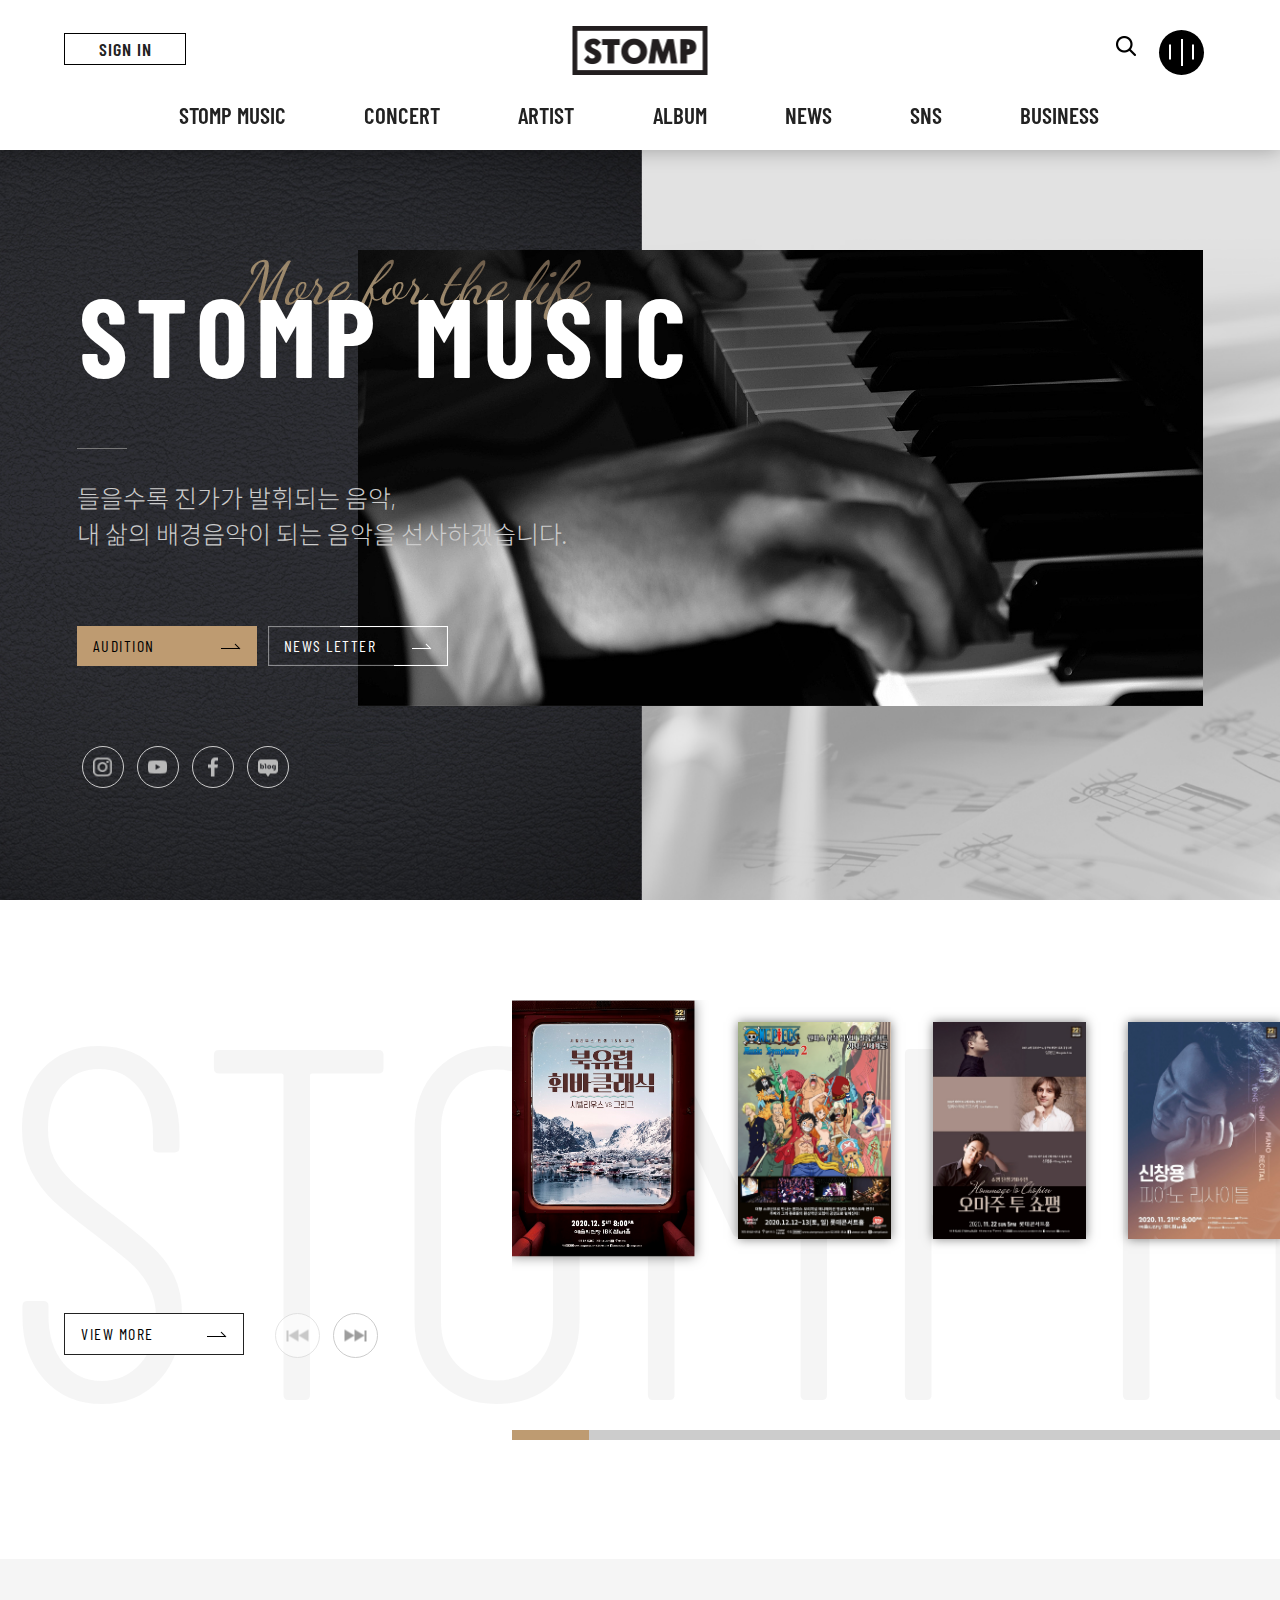
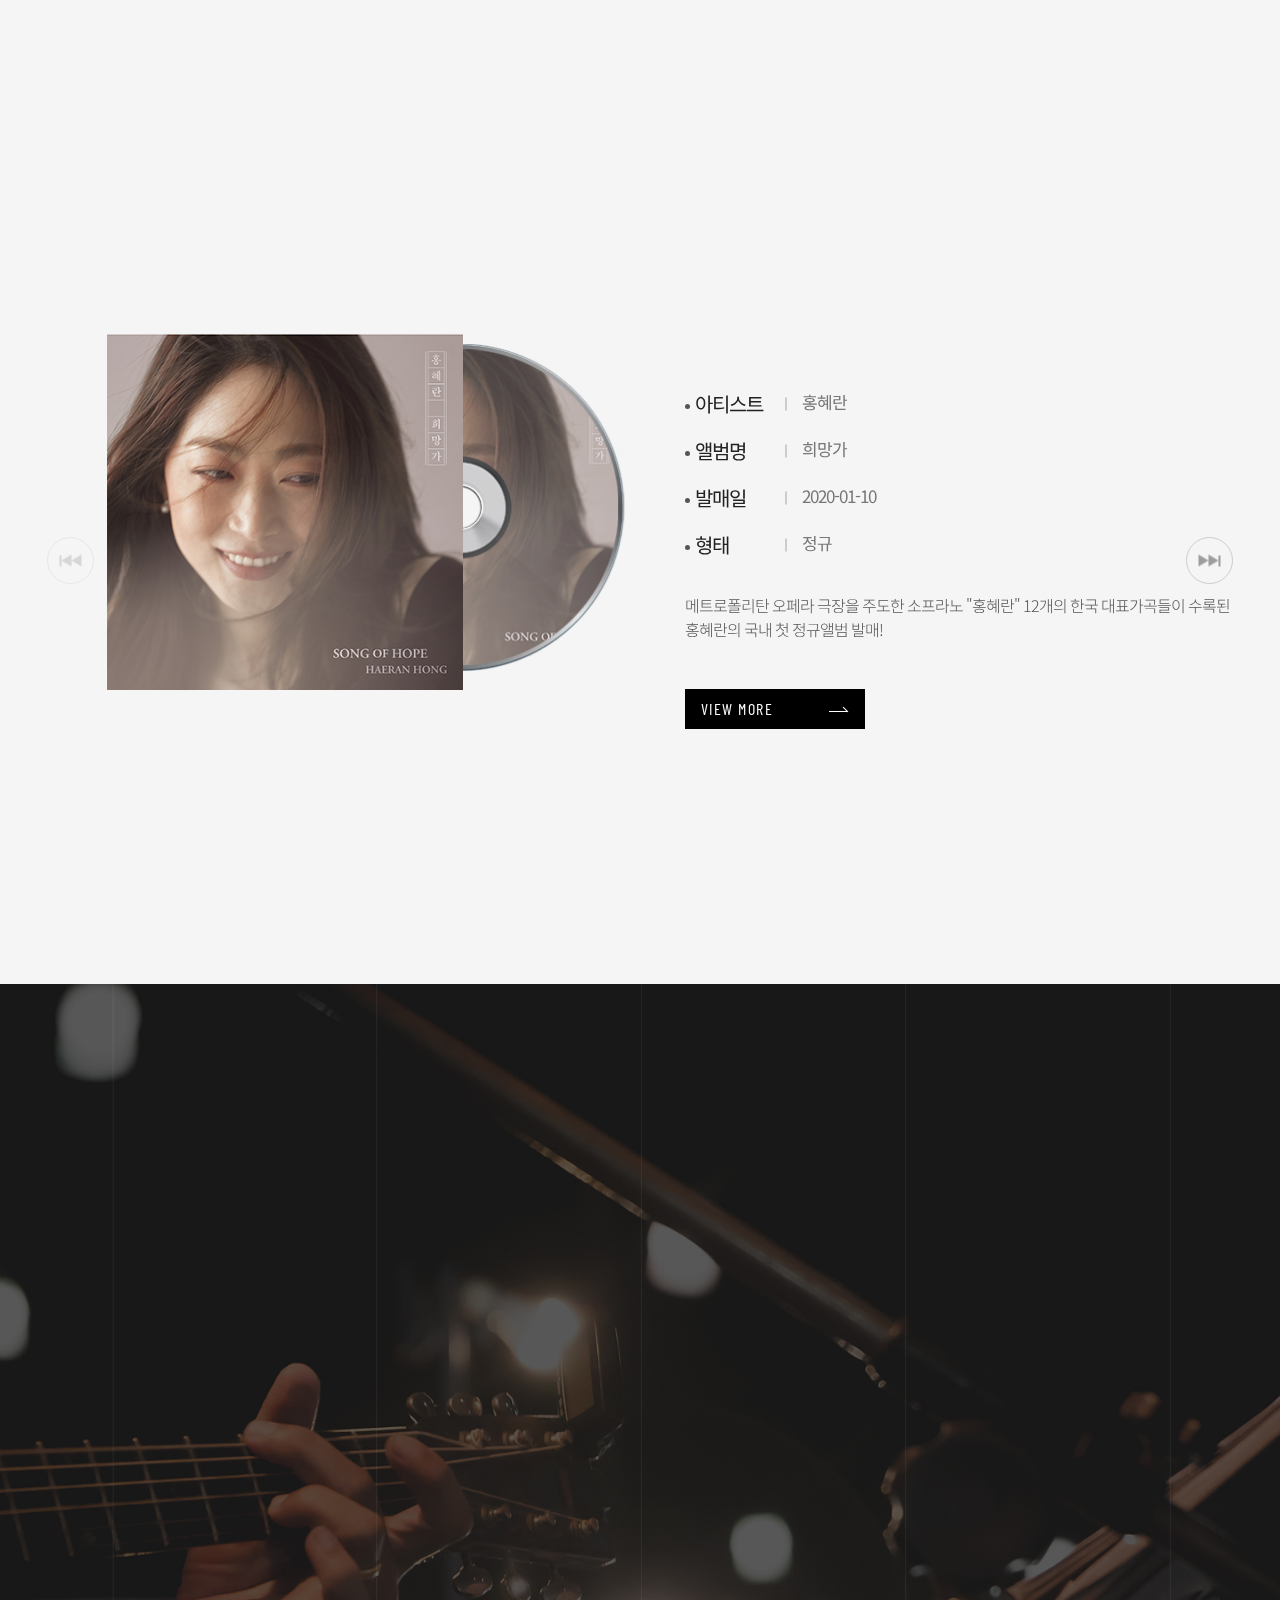
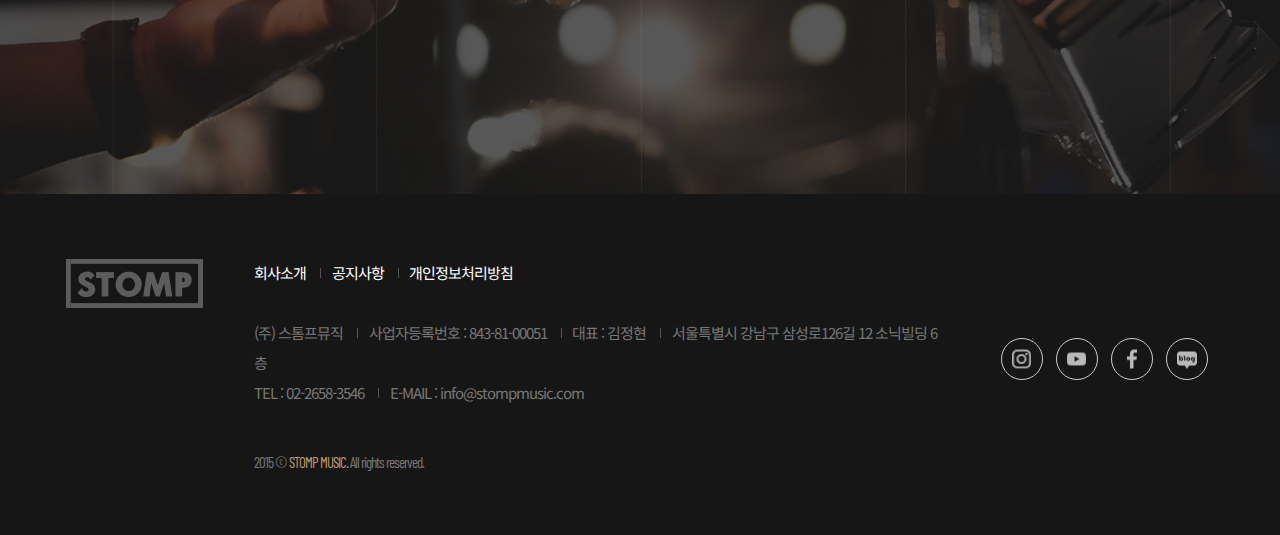
<file: index.html>
<!DOCTYPE html>
<html lang="ko">

<head>
    <meta charset="UTF-8">
    <meta name="viewport" content="width=device-width, initial-scale=1">
    <title>스톰프뮤직 - 최고의 연주음악 전문 레이블</title>
    <link rel="icon" href="img/favicon.ico" type="image/x-icon">
    <link rel="stylesheet" href="css/all.min.css" type="text/css">
    <link rel="stylesheet" href="css/reset.css" type="text/css">
    <link rel="stylesheet" href="package/css/swiper.min.css" type="text/css">
    <link rel="stylesheet" href="css/stomp.css" type="text/css">

    <script src="js/jquery-3.5.1.min.js"></script>
    <script src="js/jquery-ui.min.js"></script>
    <script src="package/js/swiper.min.js"></script>
    <script src="js/jquery.mousewheel.min.js"></script>
    <script src="js/common.js"></script>
    <script src="js/script.js"></script>
</head>

<body>
	<div id="wrap">
		<!-- <div data-include-path="/include/header.html"></div> -->
		<header>
			<div class="skip-top">
				<a href="#container">본문바로가기</a>
			</div>
			<div class="top-area">
				<a href="/signin" class="btn-store">SIGN IN</a>
				<h1 class="logo">
					<a href="/index.html"></a>
				</h1>
				<div class="tnb-area">
					<a href="javascript:;" class="mo-hdd" onclick="$('.search-dim').addClass('on');">
						<img src="/img/search-icon.png" alt="검색버튼">
					</a>
					<div class="tnb-group">
						<div class="btn-tnb">
							<span></span>
							<span></span>
							<span></span>
							<span></span>
						</div>
						<div class="tnb">
							<ul class="tnb-list">
								<li>
									<a href="#sub-about">STOMP MUSIC</a>
									<ul class="tnb-sub" id="sub-about">
										<li><a href="/company/about.html">스톰프뮤직 소개</a></li>
										<li><a href="/company/about.html">연혁</a></li>
										<li><a href="/company/about.html">오시는 길</a></li>
									</ul>
								</li>
								<li>
									<a href="#sub-concert">CONCERT</a>
									<ul class="tnb-sub" id="sub-concert">
										<li><a href="/concert/index.html">2020</a></li>
										<li><a href="/concert/index.html">2019</a></li>
										<li><a href="/concert/index.html">2018</a></li>
										<li><a href="/concert/index.html">2017</a></li>
										<li><a href="/concert/index.html">2017 이전</a></li>
									</ul>
								</li>
								<li>
									<a href="#sub-artist">ARTIST</a>
									<ul class="tnb-sub" id="sub-artist">
										<li><a href="javascript:;">국내</a></li>
										<li><a href="javascript:;">국외</a></li>
									</ul>
								</li>
								<li>
									<a href="#sub-album">ALBUM</a>
									<ul class="tnb-sub" id="sub-album">
										<li><a href="javascript:;">2020</a></li>
										<li><a href="javascript:;">2019</a></li>
										<li><a href="javascript:;">2018</a></li>
										<li><a href="javascript:;">2017</a></li>
										<li><a href="javascript:;">2017 이전</a></li>
									</ul>
								</li>
								<li>
									<a href="#sub-news">NEWS</a>
									<ul class="tnb-sub" id="sub-news">
										<li><a href="javascript:;">공지사항</a></li>
										<li><a href="javascript:;">언론보도</a></li>
									</ul>
								</li>
								<li>
									<a href="#sub-sns">SNS</a>
									<ul class="tnb-sub" id="sub-sns">
										<li><a href="javascript:;">Instargram</a></li>
										<li><a href="javascript:;">facebook</a></li>
										<li><a href="javascript:;">Youtube</a></li>
										<li><a href="javascript:;">Blog</a></li>
									</ul>
								</li>
								<li>
									<a href="#sub-business">BUSINESS</a>
									<ul class="tnb-sub" id="sub-business">
										<li><a href="javascript:;">외부공연장</a></li>
										<li><a href="javascript:;">VIP 행사대행</a></li>
									</ul>
								</li>
							</ul>
							<div class="tnb-sns">
								<span>스톰프뮤직 공식채널</span>
								<div class="sns-list">
									<a href="javascript:;">
										<img src="/img/sns_insta.png" alt="인스타그램">
									</a>
									<a href="javascript:;">
										<img src="/img/sns_youtb.png" alt="유튜브">
									</a>
									<a href="javascript:;">
										<img src="/img/sns_facebook.png" alt="페이스북">
									</a>
									<a href="javascript:;">
										<img src="/img/sns_blog.png" alt="블로그">
									</a>
								</div>
							</div>
						</div>
					</div>
				</div>
			</div>
			<div class="gnb mo-hdd">
				<div class="gnb-bg"></div>
				<ul class="cf">
					<li class="gnb-menu">
						<a href="/company/about.html">STOMP MUSIC</a>
						<div class="lnb">
							<div class="lnb-wrap cf">
								<div class="lnb-text">
									<h4>STOMP MUSIC</h4>
									<span>스톰프뮤직 소개</span>
								</div>
								<figure class="lnb-pic">
									<img src="/img/depthbg_1.jpg" alt="바이올린">
								</figure>
								<ul class="lnb-list cf">
									<li><a href="/company/about.html">스톰프뮤직 소개</a></li>
									<li><a href="/company/about.html">연혁</a></li>
									<li><a href="/company/about.html">오시는 길</a></li>
								</ul>
							</div>
						</div>
					</li>
					<li class="gnb-menu">
						<a href="/concert/index.html">CONCERT</a>
						<div class="lnb">
							<div class="lnb-wrap cf">
								<div class="lnb-text">
									<h4>CONCERT</h4>
									<span>콘서트 소개</span>
								</div>
								<figure class="lnb-pic">
									<img src="/img/depthbg_2.jpg" alt="콘서트홀">
								</figure>
								<ul class="lnb-list tres">
									<li><a href="/concert/index.html">2020</a></li>
									<li><a href="/concert/index.html">2019</a></li>
									<li><a href="/concert/index.html">2018</a></li>
									<li><a href="/concert/index.html">2017</a></li>
									<li><a href="/concert/index.html">2017 이전</a></li>
								</ul>
							</div>
						</div>
					</li>
					<li class="gnb-menu">
						<a href="javascript:;">ARTIST</a>
						<div class="lnb">
							<div class="lnb-wrap cf">
								<div class="lnb-text">
									<h4>ARTIST</h4>
									<span>아티스트 소개</span>
								</div>
								<figure class="lnb-pic">
									<img src="/img/depthbg_3.jpg" alt="피아노 현">
								</figure>
								<ul class="lnb-list">
									<li><a href="javascript:;">국내</a></li>
									<li><a href="javascript:;">국외</a></li>
								</ul>
							</div>
						</div>
					</li>
					<li class="gnb-menu">
						<a href="javascript:;">ALBUM</a>
						<div class="lnb">
							<div class="lnb-wrap cf">
								<div class="lnb-text">
									<h4>ALBUM</h4>
									<span>앨범 소개</span>
								</div>
								<figure class="lnb-pic">
									<img src="/img/depthbg_4.jpg" alt="악보와 LP">
								</figure>
								<ul class="lnb-list tres">
									<li><a href="javascript:;">2020</a></li>
									<li><a href="javascript:;">2019</a></li>
									<li><a href="javascript:;">2018</a></li>
									<li><a href="javascript:;">2017</a></li>
									<li><a href="javascript:;">2017 이전</a></li>
								</ul>
							</div>
						</div>
					</li>
					<li class="gnb-menu">
						<a href="javascript:;">NEWS</a>
						<div class="lnb">
							<div class="lnb-wrap cf">
								<div class="lnb-text">
									<h4>NEWS</h4>
									<span>스톰프뮤직 소식</span>
								</div>
								<figure class="lnb-pic">
									<img src="/img/depthbg_5.jpg" alt="오래된 책과 깃털">
								</figure>
								<ul class="lnb-list">
									<li><a href="javascript:;">공지사항</a></li>
									<li><a href="javascript:;">언론보도</a></li>
								</ul>
							</div>
						</div>
					</li>
					<li class="gnb-menu">
						<a href="javascript:;">SNS</a>
						<div class="lnb">
							<div class="lnb-wrap cf">
								<div class="lnb-text">
									<h4>SNS</h4>
									<span>Social Network</span>
								</div>
								<figure class="lnb-pic">
									<img src="/img/depthbg_5.jpg" alt="오래된 책과 깃털">
								</figure>
								<ul class="lnb-list">
									<li><a href="javascript:;">Instargram</a></li>
									<li><a href="javascript:;">facebook</a></li>
									<li><a href="javascript:;">Youtube</a></li>
									<li><a href="javascript:;">Blog</a></li>
								</ul>
							</div>
						</div>
					</li>
					<li class="gnb-menu">
						<a href="javascript:;">BUSINESS</a>
						<div class="lnb">
							<div class="lnb-wrap cf">
								<div class="lnb-text">
									<h4>BUSINESS</h4>
									<span>스톰프뮤직의 사업</span>
								</div>
								<figure class="lnb-pic">
									<img src="/img/depthbg_5.jpg" alt="오래된 책과 깃털">
								</figure>
								<ul class="lnb-list">
									<li><a href="javascript:;">외부공연장</a></li>
									<li><a href="javascript:;">VIP 행사대행</a></li>
								</ul>
							</div>
						</div>
					</li>
				</ul>
			</div>
			<div class="search-dim">
				<div class="search-wrap">
					<input type="search" placeholder="Search">
					<button type="button" class="btn-srch"><img src="/img/search-icon-w.png" alt="검색버튼"></button>
					<button type="button" class="btn-close" onclick="$(this).parent().parent().removeClass('on');"><img
							src="/img/close-icon.png" alt="닫기버튼"></button>
				</div>
			</div>
		</header>
		<!-- //header -->
        <div class="container-bg cf">
            <span></span>
            <span></span>
            <span></span>
            <span></span>
            <span></span>
            <span></span>
        </div>
        <main id="container">
            <section class="section section1">
                <div class="section-wrap">
                    <h2 class="sect-tit cf">
                        <span>S</span>
                        <span>T</span>
                        <span>O</span>
                        <span>M</span>
                        <span>P</span>
                        <span>&nbsp;</span>
                        <span>M</span>
                        <span>U</span>
                        <span>S</span>
                        <span>I</span>
                        <span>C</span>
                    </h2>
                    <p class="text">
                        들을수록 진가가 발휘되는 음악,<br>내 삶의 배경음악이 되는 음악을 선사하겠습니다.
                    </p>
                    <div class="btn-area">
                        <button type="button"><span>AUDITION</span></button>
                        <button type="button"><span>NEWS LETTER</span></button>
                    </div>
                    <div class="sns-list">
                        <a href="javascript:;">
                            <img src="/img/sns_insta.png" alt="인스타그램">
                        </a>
                        <a href="javascript:;">
                            <img src="/img/sns_youtb.png" alt="유튜브">
                        </a>
                        <a href="javascript:;">
                            <img src="/img/sns_facebook.png" alt="페이스북">
                        </a>
                        <a href="javascript:;">
                            <img src="/img/sns_blog.png" alt="블로그">
                        </a>
                    </div>
                </div>
            </section>
            <section class="section section2">
                <div class="section-wrap cf pics-slide">
                    <div class="fLeft">
                        <div class="txt-bg">
                            <span>STOMPMUSIC</span>
                        </div>
                        <h2 class="sect-tit">UPCOMING CONCERT</h2>
                        <p class="text">
                            스톰프 뮤직의 콘서트를 안내합니다
                        </p>
                        <div class="btn-area">
                            <button type="button"><span>VIEW MORE</span></button>
                            <div class="btn">
                                <button class="prev"></button>
                                <button class="next"></button>
                            </div>
                        </div>
                    </div>
                    <div class="pics">
                        <div class="pic-wrap">
                            <a href="#">
                                <figure>
                                    <img src="/img/main_concert_01.jpg" alt="">
                                </figure>
                            </a>
                            <a href="#">
                                <figure>
                                    <img src="/img/main_concert_02.jpg" alt="">
                                </figure>
                            </a>
                            <a href="#">
                                <figure>
                                    <img src="/img/main_concert_03.jpg" alt="">
                                </figure>
                            </a>
                            <a href="#">
                                <figure>
                                    <img src="/img/main_concert_04.jpg" alt="">
                                </figure>
                            </a>
                            <a href="#">
                                <figure>
                                    <img src="/img/main_concert_05.jpg" alt="">
                                </figure>
                            </a>
                            <a href="#">
                                <figure>
                                    <img src="/img/main_concert_06.jpg" alt="">
                                </figure>
                            </a>
                            <a href="#">
                                <figure>
                                    <img src="/img/main_concert_07.jpg" alt="">
                                </figure>
                            </a>
                            <a href="#">
                                <figure>
                                    <img src="/img/main_concert_08.jpg" alt="">
                                </figure>
                            </a>
                            <a href="#">
                                <figure>
                                    <img src="/img/main_concert_09.jpg" alt="">
                                </figure>
                            </a>
                            <a href="#">
                                <figure>
                                    <img src="/img/main_concert_10.jpg" alt="">
                                </figure>
                            </a>
                        </div>
                    </div>
                    <div class="indicator"></div>
                </div>
            </section>
            <section class="section section3">
                <div class="section-wrap">
                    <h2 class="sect-tit">ALBUM</h2>
                    <ul class="tab-menu cf">
                        <li>
                            <a href="#classic" class="classic on">
                                <i class="icon"></i>
                                <span>Classical</span>
                            </a>
                        </li>
                        <li>
                            <a href="#jazz" class="jazz">
                                <i class="icon"></i>
                                <span>Jazz</span>
                            </a>
                        </li>
                        <li>
                            <a href="#newage" class="newage">
                                <i class="icon"></i>
                                <span>Newage</span>
                            </a>
                        </li>
                        <li>
                            <a href="#world" class="world">
                                <i class="icon"></i>
                                <span>World Music</span>
                            </a>
                        </li>
                        <li>
                            <a href="#pop" class="pop">
                                <i class="icon"></i>
                                <span>POP</span>
                            </a>
                        </li>
                    </ul>
                    <div id="classic" class="discs on">
                        <div class="swiper-discs swiper-container">
                            <div class="swiper-wrapper">
                                <div class="swiper-slide cf">
                                    <a href="javascript:;">
                                        <img src="/img/hong_cd.png" alt="CD">
                                        <img src="/img/hong_cover.jpg" alt="앨범">
                                    </a>
                                    <div class="desc">
                                        <dl>
                                            <dt>아티스트</dt>
                                            <dd>홍혜란</dd>
                                        </dl>
                                        <dl>
                                            <dt>앨범명</dt>
                                            <dd>희망가</dd>
                                        </dl>
                                        <dl>
                                            <dt>발매일</dt>
                                            <dd>2020-01-10</dd>
                                        </dl>
                                        <dl>
                                            <dt>형태</dt>
                                            <dd>정규</dd>
                                        </dl>
                                        <p>
                                            메트로폴리탄 오페라 극장을 주도한 소프라노 "홍혜란" 12개의 한국 대표가곡들이 수록된 홍혜란의 국내 첫 정규앨범 발매!
                                        </p>
                                        <div class="btn-area">
                                            <button type="button"><span>VIEW MORE</span></button>
                                        </div>
                                    </div>
                                </div>
                                <div class="swiper-slide cf">
                                    <a href="javascript:;">
                                        <img src="/img/haruki_cd.png" alt="CD">
                                        <img src="/img/haruki_cover.jpg" alt="앨범">
                                    </a>
                                    <div class="desc">
                                        <dl>
                                            <dt>아티스트</dt>
                                            <dd>페스티벌 오케스트라</dd>
                                        </dl>
                                        <dl>
                                            <dt>앨범명</dt>
                                            <dd>하루키 소설 속 클래식 (Live)</dd>
                                        </dl>
                                        <dl>
                                            <dt>발매일</dt>
                                            <dd>2020-07-01</dd>
                                        </dl>
                                        <dl>
                                            <dt>형태</dt>
                                            <dd>정규</dd>
                                        </dl>
                                        <p>
                                            '하루키, 미야자키 하야오를 만나다', '천재문학가, 애니메이션 거장을 만나다' 공연 실황앨범
                                        </p>
                                        <div class="btn-area">
                                            <button type="button"><span>VIEW MORE</span></button>
                                        </div>
                                    </div>
                                </div>
                                <div class="swiper-slide cf">
                                    <a href="javascript:;">
                                        <img src="/img/ochestra_cd.png" alt="CD">
                                        <img src="/img/ochestra_cover.jpg" alt="앨범">
                                    </a>
                                    <div class="desc">
                                        <dl>
                                            <dt>아티스트</dt>
                                            <dd>페스티벌 오케스트라</dd>
                                        </dl>
                                        <dl>
                                            <dt>앨범명</dt>
                                            <dd>오케스트라로 즐기는 스튜디오 지브리 (Live)</dd>
                                        </dl>
                                        <dl>
                                            <dt>발매일</dt>
                                            <dd>2020-06-08</dd>
                                        </dl>
                                        <dl>
                                            <dt>형태</dt>
                                            <dd>정규</dd>
                                        </dl>
                                        <p>
                                            하루키 소설 속 클래식과 지브리의 만남 '천재문학가, 애니메이션 거장을 만나다' 라이브 실황 앨범
                                        </p>
                                        <div class="btn-area">
                                            <button type="button"><span>VIEW MORE</span></button>
                                        </div>
                                    </div>
                                </div>
                                <div class="swiper-slide cf">
                                    <a href="javascript:;">
                                        <img src="/img/Canon-Fantasy-for-Solo-Saxophone-and-Piano_cd.png" alt="CD">
                                        <img src="/img/Canon-Fantasy-for-Solo-Saxophone-and-Piano_cover.jpg" alt="앨범">
                                    </a>
                                    <div class="desc">
                                        <dl>
                                            <dt>아티스트</dt>
                                            <dd>브랜든 최</dd>
                                        </dl>
                                        <dl>
                                            <dt>앨범명</dt>
                                            <dd>Canon Fantasy for Solo Saxophone and Piano</dd>
                                        </dl>
                                        <dl>
                                            <dt>발매일</dt>
                                            <dd>2020-04-17</dd>
                                        </dl>
                                        <dl>
                                            <dt>형태</dt>
                                            <dd>싱글</dd>
                                        </dl>
                                        <p>
                                            브랜든 최의 경쾌하고 힘있는 소리와 화려한 기교를 감상할 수 있는 앨범
                                        </p>
                                        <div class="btn-area">
                                            <button type="button"><span>VIEW MORE</span></button>
                                        </div>
                                    </div>
                                </div>
                                <div class="swiper-slide cf">
                                    <a href="javascript:;">
                                        <img src="/img/ghibli_cd.png" alt="CD">
                                        <img src="/img/ghibli_cover.jpg" alt="앨범">
                                    </a>
                                    <div class="desc">
                                        <dl>
                                            <dt>아티스트</dt>
                                            <dd>퍼스트 앙상블</dd>
                                        </dl>
                                        <dl>
                                            <dt>앨범명</dt>
                                            <dd>쇼팽으로 만나는 지브리 앙상블 Ⅱ (Live)</dd>
                                        </dl>
                                        <dl>
                                            <dt>발매일</dt>
                                            <dd>2020-04-13</dd>
                                        </dl>
                                        <dl>
                                            <dt>형태</dt>
                                            <dd>정규</dd>
                                        </dl>
                                        <p>
                                            지브리의 명곡과 쇼팽의 곡을 피아노로 연주한 앨범 '쇼팽으로 만나는 지브리 앙상블 Ⅱ' 쇼팽과 지브리가 만나는 특별한 '라이브 실황'
                                            앨범!
                                        </p>
                                        <div class="btn-area">
                                            <button type="button"><span>VIEW MORE</span></button>
                                        </div>
                                    </div>
                                </div>
                            </div>
                            <!-- Add Arrows -->
                            <div class="swiper-button-next"></div>
                            <div class="swiper-button-prev"></div>
                        </div>
                    </div>
                    <div id="jazz" class="discs">
                        <div class="swiper-discs swiper-container">
                            <div class="swiper-wrapper">
                                <div class="swiper-slide cf">
                                    <a href="javascript:;">
                                        <img src="/img/Jazz-Sabbath_cd.png" alt="CD">
                                        <img src="/img/Jazz-Sabbath_cover.jpg" alt="앨범">
                                    </a>
                                    <div class="desc">
                                        <dl>
                                            <dt>아티스트</dt>
                                            <dd>Jazz Sabbath(재즈 사바스)</dd>
                                        </dl>
                                        <dl>
                                            <dt>앨범명</dt>
                                            <dd>Jazz Sabbath</dd>
                                        </dl>
                                        <dl>
                                            <dt>발매일</dt>
                                            <dd>2020-07-14</dd>
                                        </dl>
                                        <dl>
                                            <dt>형태</dt>
                                            <dd>정규</dd>
                                        </dl>
                                        <p>
                                            50년만에 데뷔앨범을 발매한 영국 재즈 그룹 Jazz Sabbath(재즈 사바스)! 뉴 잉글리시 재즈를 그대로 느낄 수 있는 감각적인
                                            앨범 [Jazz Sabbath]
                                        </p>
                                        <div class="btn-area">
                                            <button type="button"><span>VIEW MORE</span></button>
                                        </div>
                                    </div>
                                </div>
                                <div class="swiper-slide cf">
                                    <a href="javascript:;">
                                        <img src="/img/Endangered-Quartet-Heart_cd.png" alt="CD">
                                        <img src="/img/Endangered-Quartet-Heart_cover.jpg" alt="앨범">
                                    </a>
                                    <div class="desc">
                                        <dl>
                                            <dt>아티스트</dt>
                                            <dd>Endangered Quartet(인데인저드 콰르텟)</dd>
                                        </dl>
                                        <dl>
                                            <dt>앨범명</dt>
                                            <dd>HEART</dd>
                                        </dl>
                                        <dl>
                                            <dt>발매일</dt>
                                            <dd>2020-07-06</dd>
                                        </dl>
                                        <dl>
                                            <dt>형태</dt>
                                            <dd>정규</dd>
                                        </dl>
                                        <p>
                                            아방가르드 재즈 그룹, Endangered Quartet(인데인저드 콰르텟) 첫 정규앨범 한국 발매!
                                        </p>
                                        <div class="btn-area">
                                            <button type="button"><span>VIEW MORE</span></button>
                                        </div>
                                    </div>
                                </div>
                                <div class="swiper-slide cf">
                                    <a href="javascript:;">
                                        <img src="/img/yoonhan_cd.png" alt="CD">
                                        <img src="/img/yoonhan_cover.png" alt="앨범">
                                    </a>
                                    <div class="desc">
                                        <dl>
                                            <dt>아티스트</dt>
                                            <dd>윤한</dd>
                                        </dl>
                                        <dl>
                                            <dt>앨범명</dt>
                                            <dd>Improvisation(Contribute To Keith Jarrett)</dd>
                                        </dl>
                                        <dl>
                                            <dt>발매일</dt>
                                            <dd>2020-05-18</dd>
                                        </dl>
                                        <dl>
                                            <dt>형태</dt>
                                            <dd>정규</dd>
                                        </dl>
                                        <p>
                                            장르에 국한되지 않는 움악계의 연금술사, 피아니스트 윤한 국내 초연 100분간의 순수 즉흥 재즈 피아노 독주회를 담은 키스자렛(Keith
                                            Jarrett) 헌정 실황 연주 앨범
                                        </p>
                                        <div class="btn-area">
                                            <button type="button"><span>VIEW MORE</span></button>
                                        </div>
                                    </div>
                                </div>
                                <div class="swiper-slide cf">
                                    <a href="javascript:;">
                                        <img src="/img/one-for-my-baby_cd.png" alt="CD">
                                        <img src="/img/one-for-my-baby_cover.jpg" alt="앨범">
                                    </a>
                                    <div class="desc">
                                        <dl>
                                            <dt>아티스트</dt>
                                            <dd>Tony DeSare(토니 데세어) &amp; Edward Decker(에드워드 데커)</dd>
                                        </dl>
                                        <dl>
                                            <dt>앨범명</dt>
                                            <dd>One For My Baby</dd>
                                        </dl>
                                        <dl>
                                            <dt>발매일</dt>
                                            <dd>2020-05-07</dd>
                                        </dl>
                                        <dl>
                                            <dt>형태</dt>
                                            <dd>정규</dd>
                                        </dl>
                                        <p>
                                            작곡, 피아노연주, 보컬 그 어느 하나 뒤처지지 않는 실력으로 호평받는 미국 재즈 아티스트 Tony Desare.
                                        </p>
                                        <div class="btn-area">
                                            <button type="button"><span>VIEW MORE</span></button>
                                        </div>
                                    </div>
                                </div>
                                <div class="swiper-slide cf">
                                    <a href="javascript:;">
                                        <img src="/img/Tony-Desare-WANT-YOU_cd.png" alt="CD">
                                        <img src="/img/Tony-Desare-WANT-YOU_cover.jpg" alt="앨범">
                                    </a>
                                    <div class="desc">
                                        <dl>
                                            <dt>아티스트</dt>
                                            <dd>Tony DeSare(토니 데세어)</dd>
                                        </dl>
                                        <dl>
                                            <dt>앨범명</dt>
                                            <dd>Want You</dd>
                                        </dl>
                                        <dl>
                                            <dt>발매일</dt>
                                            <dd>2020-02-19</dd>
                                        </dl>
                                        <dl>
                                            <dt>형태</dt>
                                            <dd>정규</dd>
                                        </dl>
                                        <p>
                                            발매하는 앨범마다 빌보드 재즈 상위권을 놓치지 않는 세계가 사랑하는 재즈 아티스트 Tonu Desare! 그의 첫 정규1집
                                        </p>
                                        <div class="btn-area">
                                            <button type="button"><span>VIEW MORE</span></button>
                                        </div>
                                    </div>
                                </div>
                            </div>
                            <!-- Add Arrows -->
                            <div class="swiper-button-next"></div>
                            <div class="swiper-button-prev"></div>
                        </div>
                    </div>
                    <div id="newage" class="discs">
                        <div class="swiper-discs swiper-container">
                            <div class="swiper-wrapper">
                                <div class="swiper-slide cf">
                                    <a href="javascript:;">
                                        <img src="/img/peaceful-retreat_cd.png" alt="CD">
                                        <img src="/img/peaceful-retreat_cover.jpg" alt="앨범">
                                    </a>
                                    <div class="desc">
                                        <dl>
                                            <dt>아티스트</dt>
                                            <dd>Joseph Nimoh(조셉 니모)</dd>
                                        </dl>
                                        <dl>
                                            <dt>앨범명</dt>
                                            <dd>Peaceful Retreat</dd>
                                        </dl>
                                        <dl>
                                            <dt>발매일</dt>
                                            <dd>2020-10-30</dd>
                                        </dl>
                                        <dl>
                                            <dt>형태</dt>
                                            <dd>EP</dd>
                                        </dl>
                                        <p>
                                            피아니스트이자 작곡가 조셉 니모(Joseph Nimoh의 EP 앨범 [Peaceful Retreat]
                                        </p>
                                        <div class="btn-area">
                                            <button type="button"><span>VIEW MORE</span></button>
                                        </div>
                                    </div>
                                </div>
                                <div class="swiper-slide cf">
                                    <a href="javascript:;">
                                        <img src="/img/jung_cd.png" alt="CD">
                                        <img src="/img/jung_cover.jpg" alt="앨범">
                                    </a>
                                    <div class="desc">
                                        <dl>
                                            <dt>아티스트</dt>
                                            <dd>정환호</dd>
                                        </dl>
                                        <dl>
                                            <dt>앨범명</dt>
                                            <dd>Meet the Classic(클래식을 만나다)</dd>
                                        </dl>
                                        <dl>
                                            <dt>발매일</dt>
                                            <dd>2020-10-19</dd>
                                        </dl>
                                        <dl>
                                            <dt>형태</dt>
                                            <dd>정규</dd>
                                        </dl>
                                        <p>
                                            피아니스트 정환호가 음악으로 전하는 위로 가을을 담아낸 '감성 클래식' 앨범 [Meet the Classic]
                                        </p>
                                        <div class="btn-area">
                                            <button type="button"><span>VIEW MORE</span></button>
                                        </div>
                                    </div>
                                </div>
                                <div class="swiper-slide cf">
                                    <a href="javascript:;">
                                        <img src="/img/center_cd.png" alt="CD">
                                        <img src="/img/center_cover.jpg" alt="앨범">
                                    </a>
                                    <div class="desc">
                                        <dl>
                                            <dt>아티스트</dt>
                                            <dd>Jim Chappell(짐 샤펠)</dd>
                                        </dl>
                                        <dl>
                                            <dt>앨범명</dt>
                                            <dd>Center</dd>
                                        </dl>
                                        <dl>
                                            <dt>발매일</dt>
                                            <dd>2020-10-08</dd>
                                        </dl>
                                        <dl>
                                            <dt>형태</dt>
                                            <dd>정규</dd>
                                        </dl>
                                        <p>
                                            미국 최고의 연주음악 레이블 리얼 뮤직(Real Music)의 대표 아티스트 짐 샤펠(Jim Chappell)의 [Center]
                                        </p>
                                        <div class="btn-area">
                                            <button type="button"><span>VIEW MORE</span></button>
                                        </div>
                                    </div>
                                </div>
                            </div>
                            <!-- Add Arrows -->
                            <div class="swiper-button-next"></div>
                            <div class="swiper-button-prev"></div>
                        </div>
                    </div>
                    <div id="world" class="discs">
                        <div class="swiper-discs swiper-container">
                            <div class="swiper-wrapper">
                                <div class="swiper-slide cf">
                                    <a href="javascript:;">
                                        <img src="/img/juliet-lyons_cd.png" alt="CD">
                                        <img src="/img/juliet-lyons_cover.jpg" alt="앨범">
                                    </a>
                                    <div class="desc">
                                        <dl>
                                            <dt>아티스트</dt>
                                            <dd>Juliet Lyons</dd>
                                        </dl>
                                        <dl>
                                            <dt>앨범명</dt>
                                            <dd>The Light Within: 요가,힐링,내면의 평화를 위한 명상음악</dd>
                                        </dl>
                                        <dl>
                                            <dt>발매일</dt>
                                            <dd>2020-10-10</dd>
                                        </dl>
                                        <dl>
                                            <dt>형태</dt>
                                            <dd>정규</dd>
                                        </dl>
                                        <p>
                                            편안하고 따뜻한 치유의 목소리 소유자 Juliet Lyons 힐링 명상음악
                                        </p>
                                        <div class="btn-area">
                                            <button type="button"><span>VIEW MORE</span></button>
                                        </div>
                                    </div>
                                </div>
                                <div class="swiper-slide cf">
                                    <a href="javascript:;">
                                        <img src="/img/tango_cd.png" alt="CD">
                                        <img src="/img/tango_cover.jpg" alt="앨범">
                                    </a>
                                    <div class="desc">
                                        <dl>
                                            <dt>아티스트</dt>
                                            <dd>CUATROCIENTOS(쿠아트로시엔토스)</dd>
                                        </dl>
                                        <dl>
                                            <dt>앨범명</dt>
                                            <dd>탱고로 만나는 지브리 (Live)</dd>
                                        </dl>
                                        <dl>
                                            <dt>발매일</dt>
                                            <dd>2019-10-07</dd>
                                        </dl>
                                        <dl>
                                            <dt>형태</dt>
                                            <dd>정규</dd>
                                        </dl>
                                        <p>
                                            탱고 밴드 '쿠아트로시엔토스 CUATROCIENTOS'의 지브리 OST 연주 앨범
                                        </p>
                                        <div class="btn-area">
                                            <button type="button"><span>VIEW MORE</span></button>
                                        </div>
                                    </div>
                                </div>
                                <div class="swiper-slide cf">
                                    <a href="javascript:;">
                                        <img src="/img/emotion_cd.png" alt="CD">
                                        <img src="/img/emotion_cover.jpg" alt="앨범">
                                    </a>
                                    <div class="desc">
                                        <dl>
                                            <dt>아티스트</dt>
                                            <dd>이수은</dd>
                                        </dl>
                                        <dl>
                                            <dt>앨범명</dt>
                                            <dd>The Emotion</dd>
                                        </dl>
                                        <dl>
                                            <dt>발매일</dt>
                                            <dd>2020-06-08</dd>
                                        </dl>
                                        <dl>
                                            <dt>형태</dt>
                                            <dd>정규</dd>
                                        </dl>
                                        <p>
                                            가야금 연주자 이수은의 도전의 행보를 객석과의 공감영역으로 확장시킨 앨범
                                        </p>
                                        <div class="btn-area">
                                            <button type="button"><span>VIEW MORE</span></button>
                                        </div>
                                    </div>
                                </div>
                            </div>
                            <!-- Add Arrows -->
                            <div class="swiper-button-next"></div>
                            <div class="swiper-button-prev"></div>
                        </div>
                    </div>
                    <div id="pop" class="discs">
                        <div class="swiper-discs swiper-container">
                            <div class="swiper-wrapper">
                                <div class="swiper-slide cf">
                                    <a href="javascript:;">
                                        <img src="/img/mr-hong_cd.png" alt="CD">
                                        <img src="/img/mr-hong_cover.jpg" alt="앨범">
                                    </a>
                                    <div class="desc">
                                        <dl>
                                            <dt>아티스트</dt>
                                            <dd>mr.hong(미스터 홍)</dd>
                                        </dl>
                                        <dl>
                                            <dt>앨범명</dt>
                                            <dd>vacation</dd>
                                        </dl>
                                        <dl>
                                            <dt>발매일</dt>
                                            <dd>2019-11-05</dd>
                                        </dl>
                                        <dl>
                                            <dt>형태</dt>
                                            <dd>정규</dd>
                                        </dl>
                                        <p>
                                            휴가를 준비하고 있는 많은 이들, 혹은 지금도 여행을 하고 있는 이들에게 그 시간들을 더욱더 특별하게 만들어줄 특별한 앨범으로 그가 다시
                                            찾아왔다.
                                        </p>
                                        <div class="btn-area">
                                            <button type="button"><span>VIEW MORE</span></button>
                                        </div>
                                    </div>
                                </div>
                                <div class="swiper-slide cf">
                                    <a href="javascript:;">
                                        <img src="/img/one-year-later_cd.png" alt="CD">
                                        <img src="/img/one-year-later_cover.jpg" alt="앨범">
                                    </a>
                                    <div class="desc">
                                        <dl>
                                            <dt>아티스트</dt>
                                            <dd>mr.hong(미스터 홍)</dd>
                                        </dl>
                                        <dl>
                                            <dt>앨범명</dt>
                                            <dd>One Year Later</dd>
                                        </dl>
                                        <dl>
                                            <dt>발매일</dt>
                                            <dd>2019-10-11</dd>
                                        </dl>
                                        <dl>
                                            <dt>형태</dt>
                                            <dd>정규</dd>
                                        </dl>
                                        <p>
                                            음악 프로듀서이자 DJ로 활동하고 있는 Mr.Hong
                                        </p>
                                        <div class="btn-area">
                                            <button type="button"><span>VIEW MORE</span></button>
                                        </div>
                                    </div>
                                </div>
                                <div class="swiper-slide cf">
                                    <a href="javascript:;">
                                        <img src="/img/european-fantasy_cd.png" alt="CD">
                                        <img src="/img/european-fantasy_cover.jpg" alt="앨범">
                                    </a>
                                    <div class="desc">
                                        <dl>
                                            <dt>아티스트</dt>
                                            <dd>윤한</dd>
                                        </dl>
                                        <dl>
                                            <dt>앨범명</dt>
                                            <dd>European Fantasy</dd>
                                        </dl>
                                        <dl>
                                            <dt>발매일</dt>
                                            <dd>2019-06-21</dd>
                                        </dl>
                                        <dl>
                                            <dt>형태</dt>
                                            <dd>정규</dd>
                                        </dl>
                                        <p>
                                            유럽의 낭만을 오선지에 담아내다. '윤한' 정규 5집 [European Fantasy]
                                        </p>
                                        <div class="btn-area">
                                            <button type="button"><span>VIEW MORE</span></button>
                                        </div>
                                    </div>
                                </div>
                                <div class="swiper-slide cf">
                                    <a href="javascript:;">
                                        <img src="/img/acto2_cd.png" alt="CD">
                                        <img src="/img/acto2_cover.jpg" alt="앨범">
                                    </a>
                                    <div class="desc">
                                        <dl>
                                            <dt>아티스트</dt>
                                            <dd>Fabio Cadore(파비오 까도레)</dd>
                                        </dl>
                                        <dl>
                                            <dt>앨범명</dt>
                                            <dd>Acto Ⅱ</dd>
                                        </dl>
                                        <dl>
                                            <dt>발매일</dt>
                                            <dd>2019-01-16</dd>
                                        </dl>
                                        <dl>
                                            <dt>형태</dt>
                                            <dd>싱글</dd>
                                        </dl>
                                        <p>
                                            "남미의 향기를 한껏 머금은 싱어송라이터 Fabio Cadore (파비오 까도레)"
                                        </p>
                                        <div class="btn-area">
                                            <button type="button"><span>VIEW MORE</span></button>
                                        </div>
                                    </div>
                                </div>
                            </div>
                            <!-- Add Arrows -->
                            <div class="swiper-button-next"></div>
                            <div class="swiper-button-prev"></div>
                        </div>
                    </div>
                </div>
            </section>
            <section class="section section4">
                <div class="section-wrap">
                    <div class="sect-tit">SOCIAL NETWORKS</div>
                    <p class="text">
                        스톰프뮤직과 소통하세요
                    </p>
                    <div class="swiper-sns swiper-container">
                        <ul class="sns-content swiper-wrapper">
                            <li class="sns-blog swiper-slide">
                                <a href="javascript:;">
                                    <h3>
                                        <span></span>BLOG
                                    </h3>
                                    <h4>[벤츠 기업문화마케팅]피아노 배틀 위드 오케스트라(더클래스 효성)</h4>
                                    <p>
                                        스톰프뮤직에서는 기업이 원하는 형태의 프로그램을 맞춤형으로 제작해 기업의 대내외적 문화 마케팅 이미지 제고 등 효과적인 기업 마케팅을 위한
                                        공연프로그램을 기획, 진행하고 있습니다
                                        :-)
                                    </p>
                                    <figure></figure>
                                </a>
                            </li>
                            <li class="sns-insta swiper-slide">
                                <a href="javascript:;">
                                    <h3>
                                        <span></span>INSTAGRAM
                                    </h3>
                                    <h4>소프라노 손지수가 함께하는 사랑을 노래하다_가을의 팬텀 공연 재오픈 안내</h4>
                                    <p>
                                        소프라노 손지수가 함께하는 사랑을 노래하다_가을의 팬텀 공연 재오픈 안내 본 공연은 '한 좌석 띄어 앉기' 시행으로 재오픈 될 예정입니다.
                                    </p>
                                    <figure></figure>
                                </a>
                            </li>
                            <li class="sns-youtube swiper-slide">
                                <a href="javascript:;">
                                    <h3>
                                        <span></span>YOUTUBE
                                    </h3>
                                    <h4>윤한(YOONHAN) - 베니스의 눈물 feat 송민제 [Official MV]</h4>
                                    <p>
                                        ‘팝 피아니스트 윤한이 들려주는 열다섯 가지 선율’ s윤한의 European Fantasy - 베니스의 눈물 feat 송민제
                                    </p>
                                    <figure></figure>
                                </a>
                            </li>
                            <li class="sns-facebook swiper-slide">
                                <a href="javascript:;">
                                    <h3>
                                        <span></span>FACEBOOK
                                    </h3>
                                    <h4>스톰프가 준비한 관객과의 소통 프로젝트</h4>
                                    <p>
                                        제 1탄. 공연기획자가 직접 알려주는 미술, 와인, 클래식과 친해지는 방법‼️ 직접 체험한 생생한 내용과 더불어 각 분야의 전문가가 함께
                                        알려주는 리얼 스토리
                                    </p>
                                    <figure></figure>
                                </a>
                            </li>
                        </ul>
                    </div>
                </div>
            </section>
            <section>
                <!-- <div data-include-path="/include/footer.html"></div> -->
                <div id="footer">
                    <footer class="cf">
                        <h1 class="f-logo">
                            <a href="/index.html"></a>
                        </h1>
                        <div class="f-content">
                            <div class="fnb">
                                <a href="javascript:;">회사소개</a>
                                <a href="javascript:;">공지사항</a>
                                <a href="javascript:;">개인정보처리방침</a>
                            </div>
                            <div class="f-info">
                                <p>
                                    <span>(주) 스톰프뮤직</span>
                                    <span>사업자등록번호 : 843-81-00051</span><br class="pc-hdd">
                                    <span>대표 : 김정현</span>
                                    <span>서울특별시 강남구 삼성로126길 12 소닉빌딩 6층</span>
                                </p>
                                <p>
                                    <span>TEL : <a href="tel:0226583546">02-2658-3546</a></span>
                                    <span>E-MAIL : <a href="mailto:info@stompmusic.com">info@stompmusic.com</a></span>
                                </p>
                            </div>
                            <div class="copyright">
                                2015 &copy; <span class="gold-txt">STOMP MUSIC.</span> All rights reserved.
                            </div>
                        </div>
                        <div class="sns-list">
                            <a href="javascript:;">
                                <img src="/img/sns_insta.png" alt="인스타그램">
                            </a>
                            <a href="javascript:;">
                                <img src="/img/sns_youtb.png" alt="유튜브">
                            </a>
                            <a href="javascript:;">
                                <img src="/img/sns_facebook.png" alt="페이스북">
                            </a>
                            <a href="javascript:;">
                                <img src="/img/sns_blog.png" alt="블로그">
                            </a>
                        </div>
                    </footer>
                </div>
                <!-- footer -->
            </section>
        </main>
        <!-- container -->
        <nav class="snb">
            <span></span>
            <span></span>
            <span></span>
            <span></span>
        </nav>
    </div>
</body>

</html>
</file>
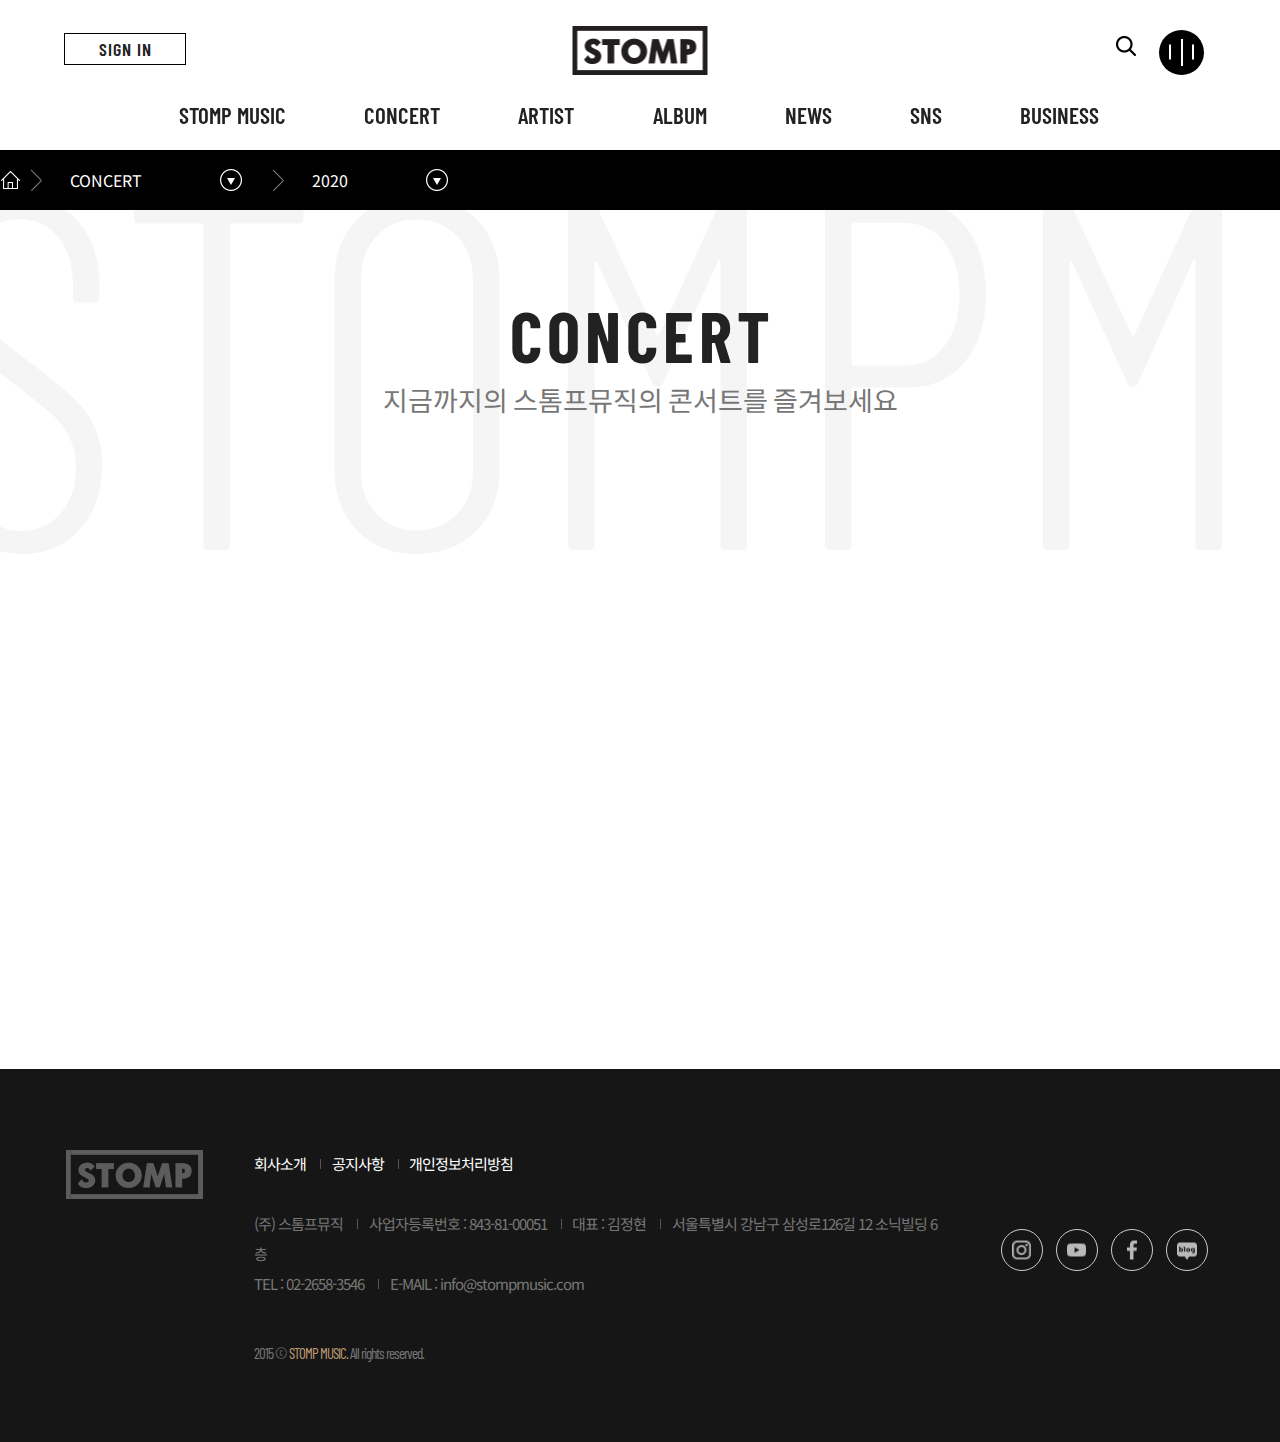
<file: concert/index.html>
<!DOCTYPE html>
<html lang="ko">

<head>
	<meta charset="UTF-8">
	<meta name="viewport" content="width=device-width, initial-scale=1">
	<title>스톰프뮤직 - 최고의 연주음악 전문 레이블</title>
	<link rel="icon" href="/img/favicon.ico" type="image/x-icon">
	<link rel="stylesheet" href="/css/all.min.css" type="text/css">
	<link rel="stylesheet" href="/css/reset.css" type="text/css">
	<link rel="stylesheet" href="/package/css/swiper.min.css" type="text/css">
	<link rel="stylesheet" href="/css/stomp.css" type="text/css">

	<script src="/js/jquery-3.5.1.min.js"></script>
	<script src="/js/jquery-ui.min.js"></script>
	<script src="/package/js/swiper.min.js"></script>
	<script src="/js/jquery.mousewheel.min.js"></script>
	<script src="/js/common.js"></script>

	<link rel="stylesheet" href="/css/stomp-sub.css" type="text/css">
	<script src="/js/script-sub.js"></script>
</head>

<body>
	<div id="wrap">
		<!-- <div data-include-path="/include/header.html"></div> -->
		<header>
			<div class="skip-top">
				<a href="#container">본문바로가기</a>
			</div>
			<div class="top-area">
				<a href="/signin" class="btn-store">SIGN IN</a>
				<h1 class="logo">
					<a href="/index.html"></a>
				</h1>
				<div class="tnb-area">
					<a href="javascript:;" class="mo-hdd" onclick="$('.search-dim').addClass('on');">
						<img src="/img/search-icon.png" alt="검색버튼">
					</a>
					<div class="tnb-group">
						<div class="btn-tnb">
							<span></span>
							<span></span>
							<span></span>
							<span></span>
						</div>
						<div class="tnb">
							<ul class="tnb-list">
								<li>
									<a href="#sub-about">STOMP MUSIC</a>
									<ul class="tnb-sub" id="sub-about">
										<li><a href="/company/about.html">스톰프뮤직 소개</a></li>
										<li><a href="/company/about.html">연혁</a></li>
										<li><a href="/company/about.html">오시는 길</a></li>
									</ul>
								</li>
								<li>
									<a href="#sub-concert">CONCERT</a>
									<ul class="tnb-sub" id="sub-concert">
										<li><a href="/concert/index.html">2020</a></li>
										<li><a href="/concert/index.html">2019</a></li>
										<li><a href="/concert/index.html">2018</a></li>
										<li><a href="/concert/index.html">2017</a></li>
										<li><a href="/concert/index.html">2017 이전</a></li>
									</ul>
								</li>
								<li>
									<a href="#sub-artist">ARTIST</a>
									<ul class="tnb-sub" id="sub-artist">
										<li><a href="javascript:;">국내</a></li>
										<li><a href="javascript:;">국외</a></li>
									</ul>
								</li>
								<li>
									<a href="#sub-album">ALBUM</a>
									<ul class="tnb-sub" id="sub-album">
										<li><a href="javascript:;">2020</a></li>
										<li><a href="javascript:;">2019</a></li>
										<li><a href="javascript:;">2018</a></li>
										<li><a href="javascript:;">2017</a></li>
										<li><a href="javascript:;">2017 이전</a></li>
									</ul>
								</li>
								<li>
									<a href="#sub-news">NEWS</a>
									<ul class="tnb-sub" id="sub-news">
										<li><a href="javascript:;">공지사항</a></li>
										<li><a href="javascript:;">언론보도</a></li>
									</ul>
								</li>
								<li>
									<a href="#sub-sns">SNS</a>
									<ul class="tnb-sub" id="sub-sns">
										<li><a href="javascript:;">Instargram</a></li>
										<li><a href="javascript:;">facebook</a></li>
										<li><a href="javascript:;">Youtube</a></li>
										<li><a href="javascript:;">Blog</a></li>
									</ul>
								</li>
								<li>
									<a href="#sub-business">BUSINESS</a>
									<ul class="tnb-sub" id="sub-business">
										<li><a href="javascript:;">외부공연장</a></li>
										<li><a href="javascript:;">VIP 행사대행</a></li>
									</ul>
								</li>
							</ul>
							<div class="tnb-sns">
								<span>스톰프뮤직 공식채널</span>
								<div class="sns-list">
									<a href="javascript:;">
										<img src="/img/sns_insta.png" alt="인스타그램">
									</a>
									<a href="javascript:;">
										<img src="/img/sns_youtb.png" alt="유튜브">
									</a>
									<a href="javascript:;">
										<img src="/img/sns_facebook.png" alt="페이스북">
									</a>
									<a href="javascript:;">
										<img src="/img/sns_blog.png" alt="블로그">
									</a>
								</div>
							</div>
						</div>
					</div>
				</div>
			</div>
			<div class="gnb mo-hdd">
				<div class="gnb-bg"></div>
				<ul class="cf">
					<li class="gnb-menu">
						<a href="/company/about.html">STOMP MUSIC</a>
						<div class="lnb">
							<div class="lnb-wrap cf">
								<div class="lnb-text">
									<h4>STOMP MUSIC</h4>
									<span>스톰프뮤직 소개</span>
								</div>
								<figure class="lnb-pic">
									<img src="/img/depthbg_1.jpg" alt="바이올린">
								</figure>
								<ul class="lnb-list cf">
									<li><a href="/company/about.html">스톰프뮤직 소개</a></li>
									<li><a href="/company/about.html">연혁</a></li>
									<li><a href="/company/about.html">오시는 길</a></li>
								</ul>
							</div>
						</div>
					</li>
					<li class="gnb-menu">
						<a href="/concert/index.html">CONCERT</a>
						<div class="lnb">
							<div class="lnb-wrap cf">
								<div class="lnb-text">
									<h4>CONCERT</h4>
									<span>콘서트 소개</span>
								</div>
								<figure class="lnb-pic">
									<img src="/img/depthbg_2.jpg" alt="콘서트홀">
								</figure>
								<ul class="lnb-list tres">
									<li><a href="/concert/index.html">2020</a></li>
									<li><a href="/concert/index.html">2019</a></li>
									<li><a href="/concert/index.html">2018</a></li>
									<li><a href="/concert/index.html">2017</a></li>
									<li><a href="/concert/index.html">2017 이전</a></li>
								</ul>
							</div>
						</div>
					</li>
					<li class="gnb-menu">
						<a href="javascript:;">ARTIST</a>
						<div class="lnb">
							<div class="lnb-wrap cf">
								<div class="lnb-text">
									<h4>ARTIST</h4>
									<span>아티스트 소개</span>
								</div>
								<figure class="lnb-pic">
									<img src="/img/depthbg_3.jpg" alt="피아노 현">
								</figure>
								<ul class="lnb-list">
									<li><a href="javascript:;">국내</a></li>
									<li><a href="javascript:;">국외</a></li>
								</ul>
							</div>
						</div>
					</li>
					<li class="gnb-menu">
						<a href="javascript:;">ALBUM</a>
						<div class="lnb">
							<div class="lnb-wrap cf">
								<div class="lnb-text">
									<h4>ALBUM</h4>
									<span>앨범 소개</span>
								</div>
								<figure class="lnb-pic">
									<img src="/img/depthbg_4.jpg" alt="악보와 LP">
								</figure>
								<ul class="lnb-list tres">
									<li><a href="javascript:;">2020</a></li>
									<li><a href="javascript:;">2019</a></li>
									<li><a href="javascript:;">2018</a></li>
									<li><a href="javascript:;">2017</a></li>
									<li><a href="javascript:;">2017 이전</a></li>
								</ul>
							</div>
						</div>
					</li>
					<li class="gnb-menu">
						<a href="javascript:;">NEWS</a>
						<div class="lnb">
							<div class="lnb-wrap cf">
								<div class="lnb-text">
									<h4>NEWS</h4>
									<span>스톰프뮤직 소식</span>
								</div>
								<figure class="lnb-pic">
									<img src="/img/depthbg_5.jpg" alt="오래된 책과 깃털">
								</figure>
								<ul class="lnb-list">
									<li><a href="javascript:;">공지사항</a></li>
									<li><a href="javascript:;">언론보도</a></li>
								</ul>
							</div>
						</div>
					</li>
					<li class="gnb-menu">
						<a href="javascript:;">SNS</a>
						<div class="lnb">
							<div class="lnb-wrap cf">
								<div class="lnb-text">
									<h4>SNS</h4>
									<span>Social Network</span>
								</div>
								<figure class="lnb-pic">
									<img src="/img/depthbg_5.jpg" alt="오래된 책과 깃털">
								</figure>
								<ul class="lnb-list">
									<li><a href="javascript:;">Instargram</a></li>
									<li><a href="javascript:;">facebook</a></li>
									<li><a href="javascript:;">Youtube</a></li>
									<li><a href="javascript:;">Blog</a></li>
								</ul>
							</div>
						</div>
					</li>
					<li class="gnb-menu">
						<a href="javascript:;">BUSINESS</a>
						<div class="lnb">
							<div class="lnb-wrap cf">
								<div class="lnb-text">
									<h4>BUSINESS</h4>
									<span>스톰프뮤직의 사업</span>
								</div>
								<figure class="lnb-pic">
									<img src="/img/depthbg_5.jpg" alt="오래된 책과 깃털">
								</figure>
								<ul class="lnb-list">
									<li><a href="javascript:;">외부공연장</a></li>
									<li><a href="javascript:;">VIP 행사대행</a></li>
								</ul>
							</div>
						</div>
					</li>
				</ul>
			</div>
			<div class="search-dim">
				<div class="search-wrap">
					<input type="search" placeholder="Search">
					<button type="button" class="btn-srch"><img src="/img/search-icon-w.png" alt="검색버튼"></button>
					<button type="button" class="btn-close" onclick="$(this).parent().parent().removeClass('on');"><img
							src="/img/close-icon.png" alt="닫기버튼"></button>
				</div>
			</div>
		</header>
		<!-- //header -->
		<div class="location">
			<ul class="one-depth cf">
				<li>
					<a href="/index.html" class="mo-hdd"><span class="blind">홈으로 가기</span></a>
				</li>
				<li class="current-menu">
					<a href="#main-location">CONCERT</a>
					<ul id="main-location" class="two-depth">
						<li><a href="/company/about.html">STOMP MUSIC</a></li>
						<li><a href="/concert/index.html">CONCERT</a></li>
						<li><a href="javascript:;">ARTIST</a></li>
						<li><a href="javascript:;">ALBUM</a></li>
						<li><a href="javascript:;">NEWS</a></li>
						<li><a href="javascript:;">SNS</a></li>
						<li><a href="javascript:;">BUSINESS</a></li>
					</ul>
				</li>
				<li class="current-menu">
					<a href="#sub-location">2020</a>
					<ul id="sub-location" class="two-depth">
						<li><a href="/concert/index.html">2020</a></li>
						<li><a href="/concert/index.html">2019</a></li>
						<li><a href="/concert/index.html">2018</a></li>
						<li><a href="/concert/index.html">2017</a></li>
						<li><a href="/concert/index.html">2017 이전</a></li>
					</ul>
				</li>
			</ul>
		</div>
		<div id="container">
			<div class="about-sect">
				<div class="section-wrap">
					<div class="txt-bg">
						<span>STOMPMUSIC</span>
					</div>
					<h2 class="sect-tit cf">
						<span>C</span>
						<span>O</span>
						<span>N</span>
						<span>C</span>
						<span>E</span>
						<span>R</span>
						<span>T</span>
					</h2>
					<p class="text">
						지금까지의 스톰프뮤직의 콘서트를 즐겨보세요
					</p>
					<div class="contents cf">

					</div>
				</div>
			</div>
		</div>
		<!-- container -->

        <!-- <div data-include-path="/include/footer.html"></div> -->
        <div id="footer">
            <footer class="cf">
                <h1 class="f-logo">
                    <a href="/index.html"></a>
                </h1>
                <div class="f-content">
                    <div class="fnb">
                        <a href="javascript:;">회사소개</a>
                        <a href="javascript:;">공지사항</a>
                        <a href="javascript:;">개인정보처리방침</a>
                    </div>
                    <div class="f-info">
                        <p>
                            <span>(주) 스톰프뮤직</span>
                            <span>사업자등록번호 : 843-81-00051</span><br class="pc-hdd">
                            <span>대표 : 김정현</span>
                            <span>서울특별시 강남구 삼성로126길 12 소닉빌딩 6층</span>
                        </p>
                        <p>
                            <span>TEL : <a href="tel:0226583546">02-2658-3546</a></span>
                            <span>E-MAIL : <a href="mailto:info@stompmusic.com">info@stompmusic.com</a></span>
                        </p>
                    </div>
                    <div class="copyright">
                        2015 &copy; <span class="gold-txt">STOMP MUSIC.</span> All rights reserved.
                    </div>
                </div>
                <div class="sns-list">
                    <a href="javascript:;">
                        <img src="/img/sns_insta.png" alt="인스타그램">
                    </a>
                    <a href="javascript:;">
                        <img src="/img/sns_youtb.png" alt="유튜브">
                    </a>
                    <a href="javascript:;">
                        <img src="/img/sns_facebook.png" alt="페이스북">
                    </a>
                    <a href="javascript:;">
                        <img src="/img/sns_blog.png" alt="블로그">
                    </a>
                </div>
            </footer>
        </div>
        <!-- footer -->
	</div>
</body>

</html>
</file>
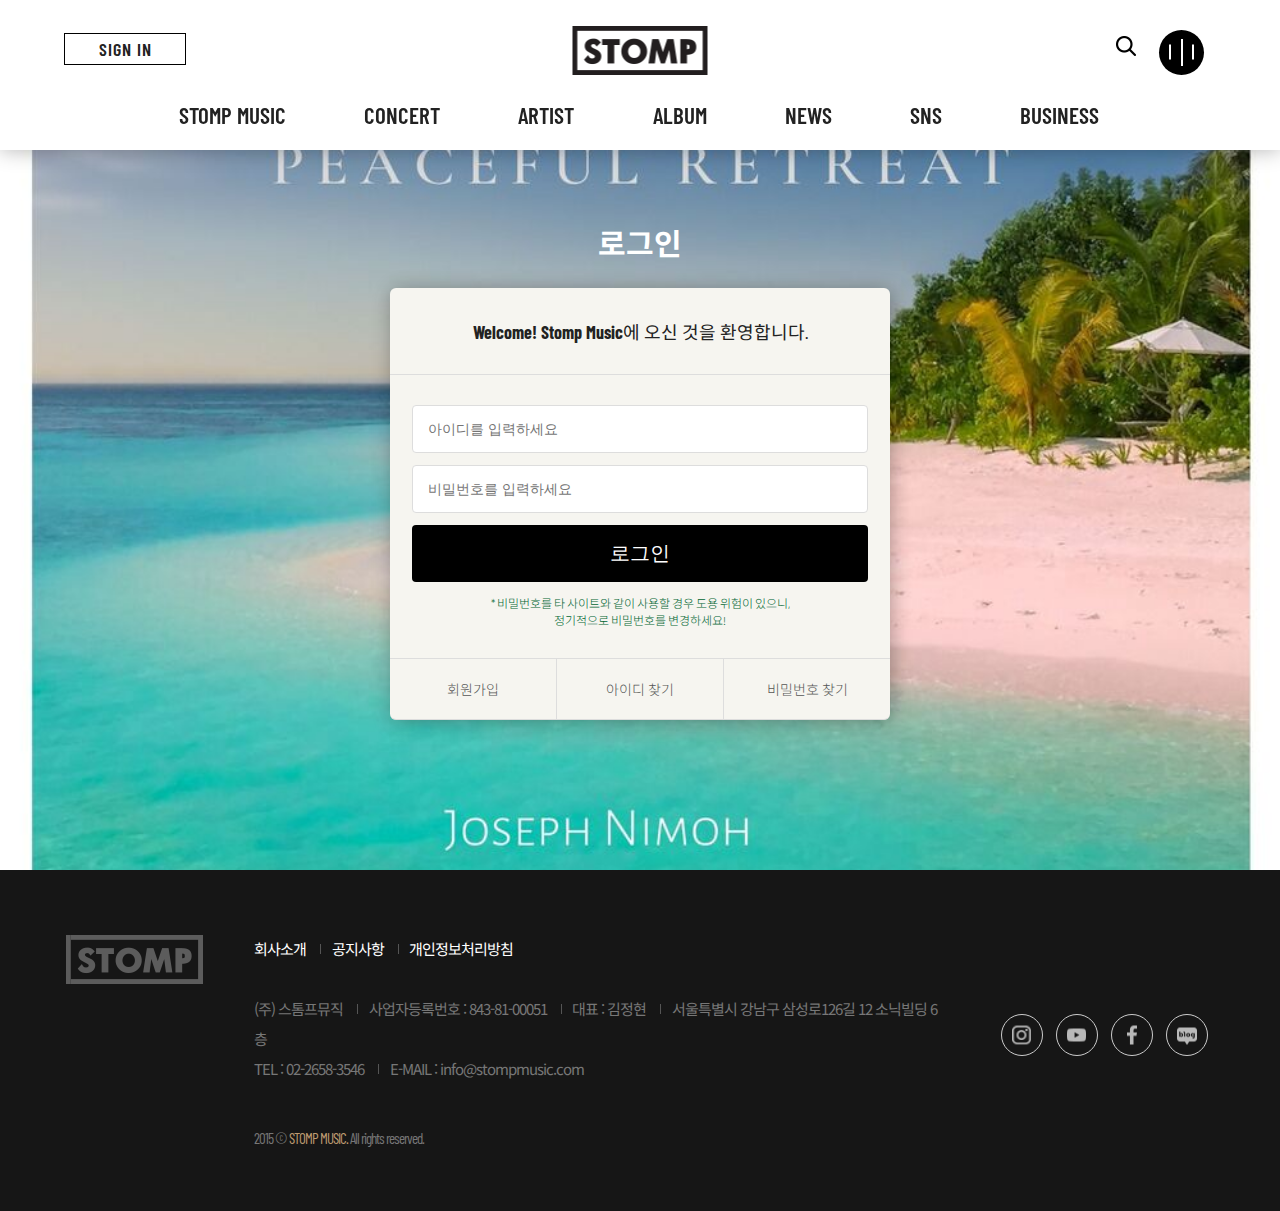
<file: signin/index.html>
<!DOCTYPE html>
<html lang="ko">

<head>
    <meta charset="UTF-8">
    <meta name="viewport" content="width=device-width, initial-scale=1">
    <title>스톰프뮤직 - 최고의 연주음악 전문 레이블</title>
    <link rel="icon" href="/img/favicon.ico" type="image/x-icon">
    <link rel="stylesheet" href="/css/all.min.css" type="text/css">
    <link rel="stylesheet" href="/css/reset.css" type="text/css">
    <link rel="stylesheet" href="/package/css/swiper.min.css" type="text/css">
    <link rel="stylesheet" href="/css/stomp.css" type="text/css">

    <script src="/js/jquery-3.5.1.min.js"></script>
    <script src="/js/jquery-ui.min.js"></script>
    <script src="/package/js/swiper.min.js"></script>
    <script src="/js/jquery.mousewheel.min.js"></script>
    <script src="/js/common.js"></script>

    <link rel="stylesheet" href="/css/signin.css" type="text/css">
    <script src="/js/script-sub.js"></script>
</head>

<body>
	<div id="wrap">
		<!-- <div data-include-path="/include/header.html"></div> -->
		<header>
			<div class="skip-top">
				<a href="#container">본문바로가기</a>
			</div>
			<div class="top-area">
				<a href="/signin" class="btn-store">SIGN IN</a>
				<h1 class="logo">
					<a href="/index.html"></a>
				</h1>
				<div class="tnb-area">
					<a href="javascript:;" class="mo-hdd" onclick="$('.search-dim').addClass('on');">
						<img src="/img/search-icon.png" alt="검색버튼">
					</a>
					<div class="tnb-group">
						<div class="btn-tnb">
							<span></span>
							<span></span>
							<span></span>
							<span></span>
						</div>
						<div class="tnb">
							<ul class="tnb-list">
								<li>
									<a href="#sub-about">STOMP MUSIC</a>
									<ul class="tnb-sub" id="sub-about">
										<li><a href="/company/about.html">스톰프뮤직 소개</a></li>
										<li><a href="/company/about.html">연혁</a></li>
										<li><a href="/company/about.html">오시는 길</a></li>
									</ul>
								</li>
								<li>
									<a href="#sub-concert">CONCERT</a>
									<ul class="tnb-sub" id="sub-concert">
										<li><a href="/concert/index.html">2020</a></li>
										<li><a href="/concert/index.html">2019</a></li>
										<li><a href="/concert/index.html">2018</a></li>
										<li><a href="/concert/index.html">2017</a></li>
										<li><a href="/concert/index.html">2017 이전</a></li>
									</ul>
								</li>
								<li>
									<a href="#sub-artist">ARTIST</a>
									<ul class="tnb-sub" id="sub-artist">
										<li><a href="javascript:;">국내</a></li>
										<li><a href="javascript:;">국외</a></li>
									</ul>
								</li>
								<li>
									<a href="#sub-album">ALBUM</a>
									<ul class="tnb-sub" id="sub-album">
										<li><a href="javascript:;">2020</a></li>
										<li><a href="javascript:;">2019</a></li>
										<li><a href="javascript:;">2018</a></li>
										<li><a href="javascript:;">2017</a></li>
										<li><a href="javascript:;">2017 이전</a></li>
									</ul>
								</li>
								<li>
									<a href="#sub-news">NEWS</a>
									<ul class="tnb-sub" id="sub-news">
										<li><a href="javascript:;">공지사항</a></li>
										<li><a href="javascript:;">언론보도</a></li>
									</ul>
								</li>
								<li>
									<a href="#sub-sns">SNS</a>
									<ul class="tnb-sub" id="sub-sns">
										<li><a href="javascript:;">Instargram</a></li>
										<li><a href="javascript:;">facebook</a></li>
										<li><a href="javascript:;">Youtube</a></li>
										<li><a href="javascript:;">Blog</a></li>
									</ul>
								</li>
								<li>
									<a href="#sub-business">BUSINESS</a>
									<ul class="tnb-sub" id="sub-business">
										<li><a href="javascript:;">외부공연장</a></li>
										<li><a href="javascript:;">VIP 행사대행</a></li>
									</ul>
								</li>
							</ul>
							<div class="tnb-sns">
								<span>스톰프뮤직 공식채널</span>
								<div class="sns-list">
									<a href="javascript:;">
										<img src="/img/sns_insta.png" alt="인스타그램">
									</a>
									<a href="javascript:;">
										<img src="/img/sns_youtb.png" alt="유튜브">
									</a>
									<a href="javascript:;">
										<img src="/img/sns_facebook.png" alt="페이스북">
									</a>
									<a href="javascript:;">
										<img src="/img/sns_blog.png" alt="블로그">
									</a>
								</div>
							</div>
						</div>
					</div>
				</div>
			</div>
			<div class="gnb mo-hdd">
				<div class="gnb-bg"></div>
				<ul class="cf">
					<li class="gnb-menu">
						<a href="/company/about.html">STOMP MUSIC</a>
						<div class="lnb">
							<div class="lnb-wrap cf">
								<div class="lnb-text">
									<h4>STOMP MUSIC</h4>
									<span>스톰프뮤직 소개</span>
								</div>
								<figure class="lnb-pic">
									<img src="/img/depthbg_1.jpg" alt="바이올린">
								</figure>
								<ul class="lnb-list cf">
									<li><a href="/company/about.html">스톰프뮤직 소개</a></li>
									<li><a href="/company/about.html">연혁</a></li>
									<li><a href="/company/about.html">오시는 길</a></li>
								</ul>
							</div>
						</div>
					</li>
					<li class="gnb-menu">
						<a href="/concert/index.html">CONCERT</a>
						<div class="lnb">
							<div class="lnb-wrap cf">
								<div class="lnb-text">
									<h4>CONCERT</h4>
									<span>콘서트 소개</span>
								</div>
								<figure class="lnb-pic">
									<img src="/img/depthbg_2.jpg" alt="콘서트홀">
								</figure>
								<ul class="lnb-list tres">
									<li><a href="/concert/index.html">2020</a></li>
									<li><a href="/concert/index.html">2019</a></li>
									<li><a href="/concert/index.html">2018</a></li>
									<li><a href="/concert/index.html">2017</a></li>
									<li><a href="/concert/index.html">2017 이전</a></li>
								</ul>
							</div>
						</div>
					</li>
					<li class="gnb-menu">
						<a href="javascript:;">ARTIST</a>
						<div class="lnb">
							<div class="lnb-wrap cf">
								<div class="lnb-text">
									<h4>ARTIST</h4>
									<span>아티스트 소개</span>
								</div>
								<figure class="lnb-pic">
									<img src="/img/depthbg_3.jpg" alt="피아노 현">
								</figure>
								<ul class="lnb-list">
									<li><a href="javascript:;">국내</a></li>
									<li><a href="javascript:;">국외</a></li>
								</ul>
							</div>
						</div>
					</li>
					<li class="gnb-menu">
						<a href="javascript:;">ALBUM</a>
						<div class="lnb">
							<div class="lnb-wrap cf">
								<div class="lnb-text">
									<h4>ALBUM</h4>
									<span>앨범 소개</span>
								</div>
								<figure class="lnb-pic">
									<img src="/img/depthbg_4.jpg" alt="악보와 LP">
								</figure>
								<ul class="lnb-list tres">
									<li><a href="javascript:;">2020</a></li>
									<li><a href="javascript:;">2019</a></li>
									<li><a href="javascript:;">2018</a></li>
									<li><a href="javascript:;">2017</a></li>
									<li><a href="javascript:;">2017 이전</a></li>
								</ul>
							</div>
						</div>
					</li>
					<li class="gnb-menu">
						<a href="javascript:;">NEWS</a>
						<div class="lnb">
							<div class="lnb-wrap cf">
								<div class="lnb-text">
									<h4>NEWS</h4>
									<span>스톰프뮤직 소식</span>
								</div>
								<figure class="lnb-pic">
									<img src="/img/depthbg_5.jpg" alt="오래된 책과 깃털">
								</figure>
								<ul class="lnb-list">
									<li><a href="javascript:;">공지사항</a></li>
									<li><a href="javascript:;">언론보도</a></li>
								</ul>
							</div>
						</div>
					</li>
					<li class="gnb-menu">
						<a href="javascript:;">SNS</a>
						<div class="lnb">
							<div class="lnb-wrap cf">
								<div class="lnb-text">
									<h4>SNS</h4>
									<span>Social Network</span>
								</div>
								<figure class="lnb-pic">
									<img src="/img/depthbg_5.jpg" alt="오래된 책과 깃털">
								</figure>
								<ul class="lnb-list">
									<li><a href="javascript:;">Instargram</a></li>
									<li><a href="javascript:;">facebook</a></li>
									<li><a href="javascript:;">Youtube</a></li>
									<li><a href="javascript:;">Blog</a></li>
								</ul>
							</div>
						</div>
					</li>
					<li class="gnb-menu">
						<a href="javascript:;">BUSINESS</a>
						<div class="lnb">
							<div class="lnb-wrap cf">
								<div class="lnb-text">
									<h4>BUSINESS</h4>
									<span>스톰프뮤직의 사업</span>
								</div>
								<figure class="lnb-pic">
									<img src="/img/depthbg_5.jpg" alt="오래된 책과 깃털">
								</figure>
								<ul class="lnb-list">
									<li><a href="javascript:;">외부공연장</a></li>
									<li><a href="javascript:;">VIP 행사대행</a></li>
								</ul>
							</div>
						</div>
					</li>
				</ul>
			</div>
			<div class="search-dim">
				<div class="search-wrap">
					<input type="search" placeholder="Search">
					<button type="button" class="btn-srch"><img src="/img/search-icon-w.png" alt="검색버튼"></button>
					<button type="button" class="btn-close" onclick="$(this).parent().parent().removeClass('on');"><img
							src="/img/close-icon.png" alt="닫기버튼"></button>
				</div>
			</div>
		</header>
		<!-- //header -->
        <div id="container">
            <!-- <div class="section-wrap"> -->
                <div class="signin-sect">
                    <h1>로그인</h1>
                    <div class="signin__card">
                        <h2><strong>Welcome! Stomp Music</strong>에 오신 것을 환영합니다.</h2>
                        <form action="">
                            <input type="text" placeholder="아이디를 입력하세요" />
                            <input type="password" placeholder="비밀번호를 입력하세요" />
                            <input type="submit" value="로그인" />
                            <p>
                                * 비밀번호를 타 사이트와 같이 사용할 경우 도용 위험이 있으니,<br>
                                정기적으로 비밀번호를 변경하세요!
                            </p>
                        </form>
                        <div class="actions">
                            <a href="javascript:void(0);">회원가입</a>
                            <a href="javascript:void(0);">아이디 찾기</a>
                            <a href="javascript:void(0);">비밀번호 찾기</a>
                        </div>
                    </div>
                </div>
            <!-- </div> -->
        </div>
        <!-- container -->
            
        <!-- <div data-include-path="/include/footer.html"></div> -->
        <div id="footer">
            <footer class="cf">
                <h1 class="f-logo">
                    <a href="/index.html"></a>
                </h1>
                <div class="f-content">
                    <div class="fnb">
                        <a href="javascript:;">회사소개</a>
                        <a href="javascript:;">공지사항</a>
                        <a href="javascript:;">개인정보처리방침</a>
                    </div>
                    <div class="f-info">
                        <p>
                            <span>(주) 스톰프뮤직</span>
                            <span>사업자등록번호 : 843-81-00051</span><br class="pc-hdd">
                            <span>대표 : 김정현</span>
                            <span>서울특별시 강남구 삼성로126길 12 소닉빌딩 6층</span>
                        </p>
                        <p>
                            <span>TEL : <a href="tel:0226583546">02-2658-3546</a></span>
                            <span>E-MAIL : <a href="mailto:info@stompmusic.com">info@stompmusic.com</a></span>
                        </p>
                    </div>
                    <div class="copyright">
                        2015 &copy; <span class="gold-txt">STOMP MUSIC.</span> All rights reserved.
                    </div>
                </div>
                <div class="sns-list">
                    <a href="javascript:;">
                        <img src="/img/sns_insta.png" alt="인스타그램">
                    </a>
                    <a href="javascript:;">
                        <img src="/img/sns_youtb.png" alt="유튜브">
                    </a>
                    <a href="javascript:;">
                        <img src="/img/sns_facebook.png" alt="페이스북">
                    </a>
                    <a href="javascript:;">
                        <img src="/img/sns_blog.png" alt="블로그">
                    </a>
                </div>
            </footer>
        </div>
        <!-- footer -->
    </div>
</body>

</html>
</file>
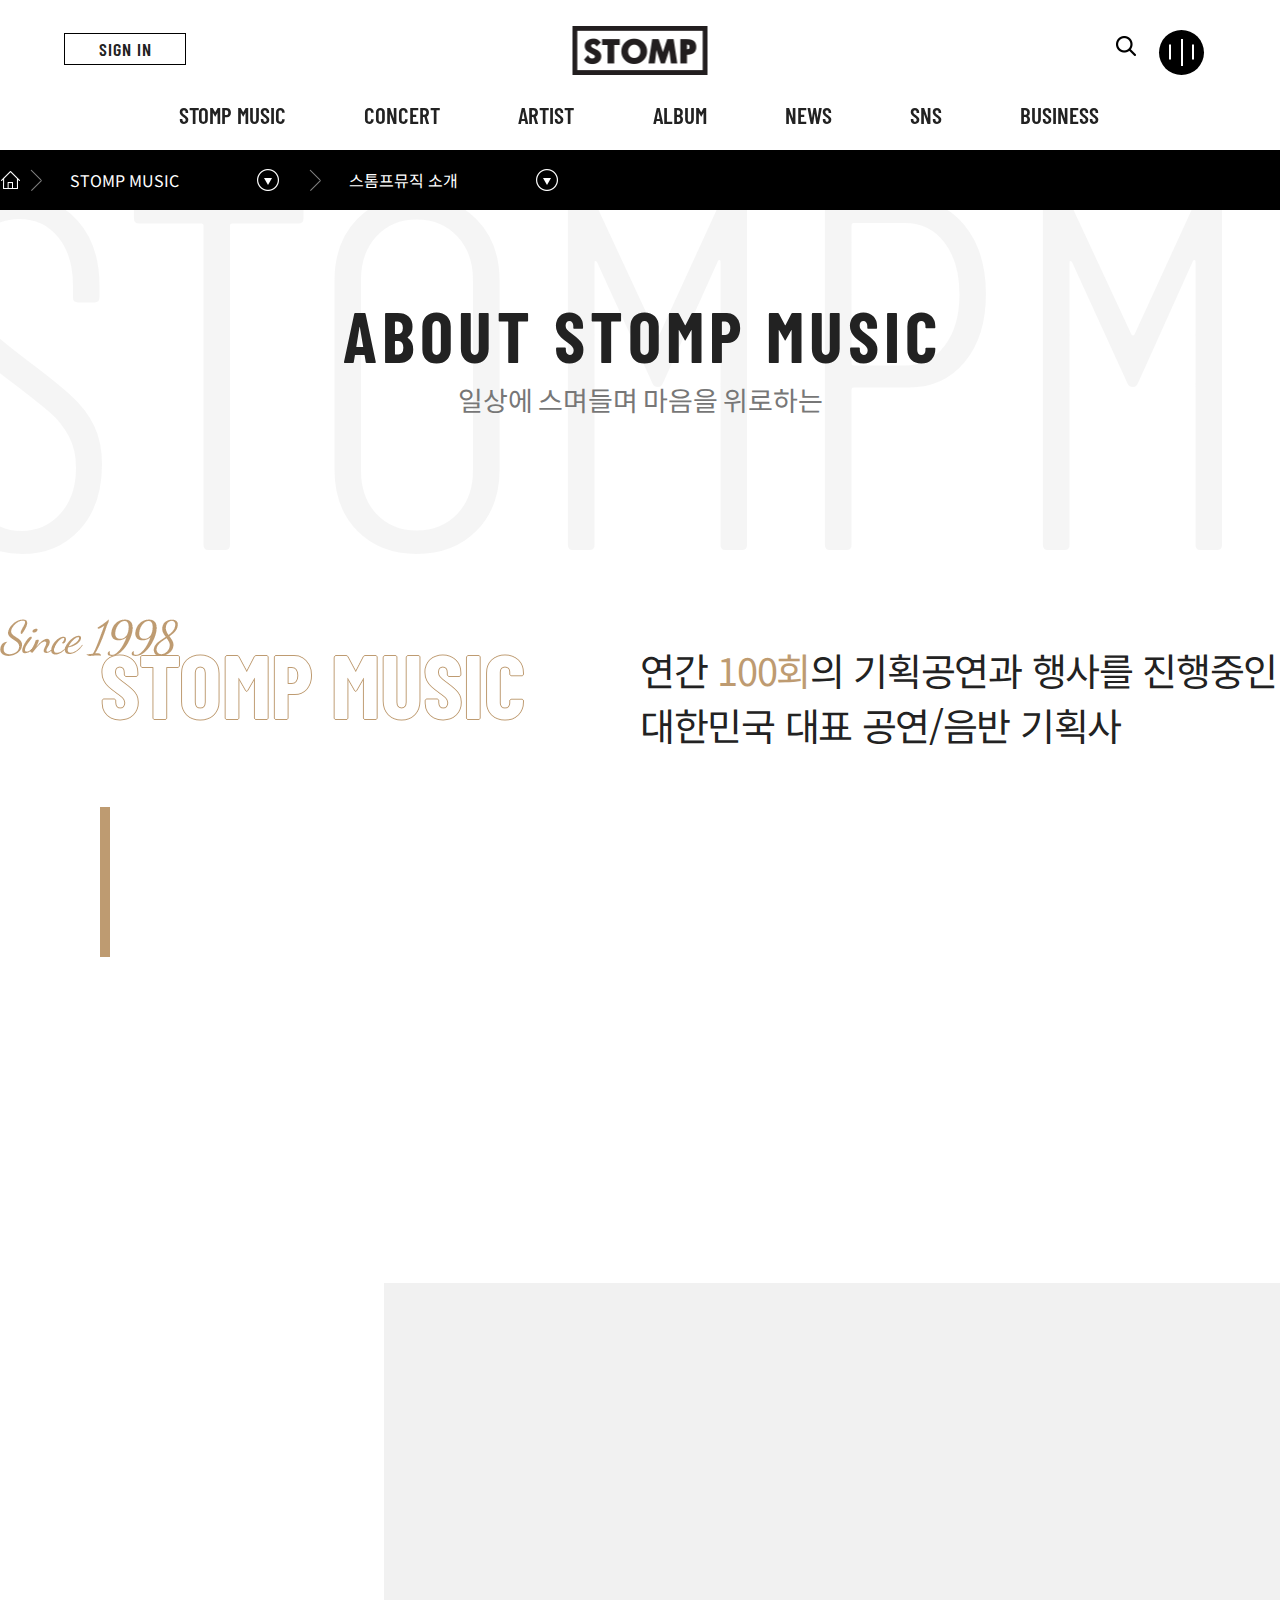
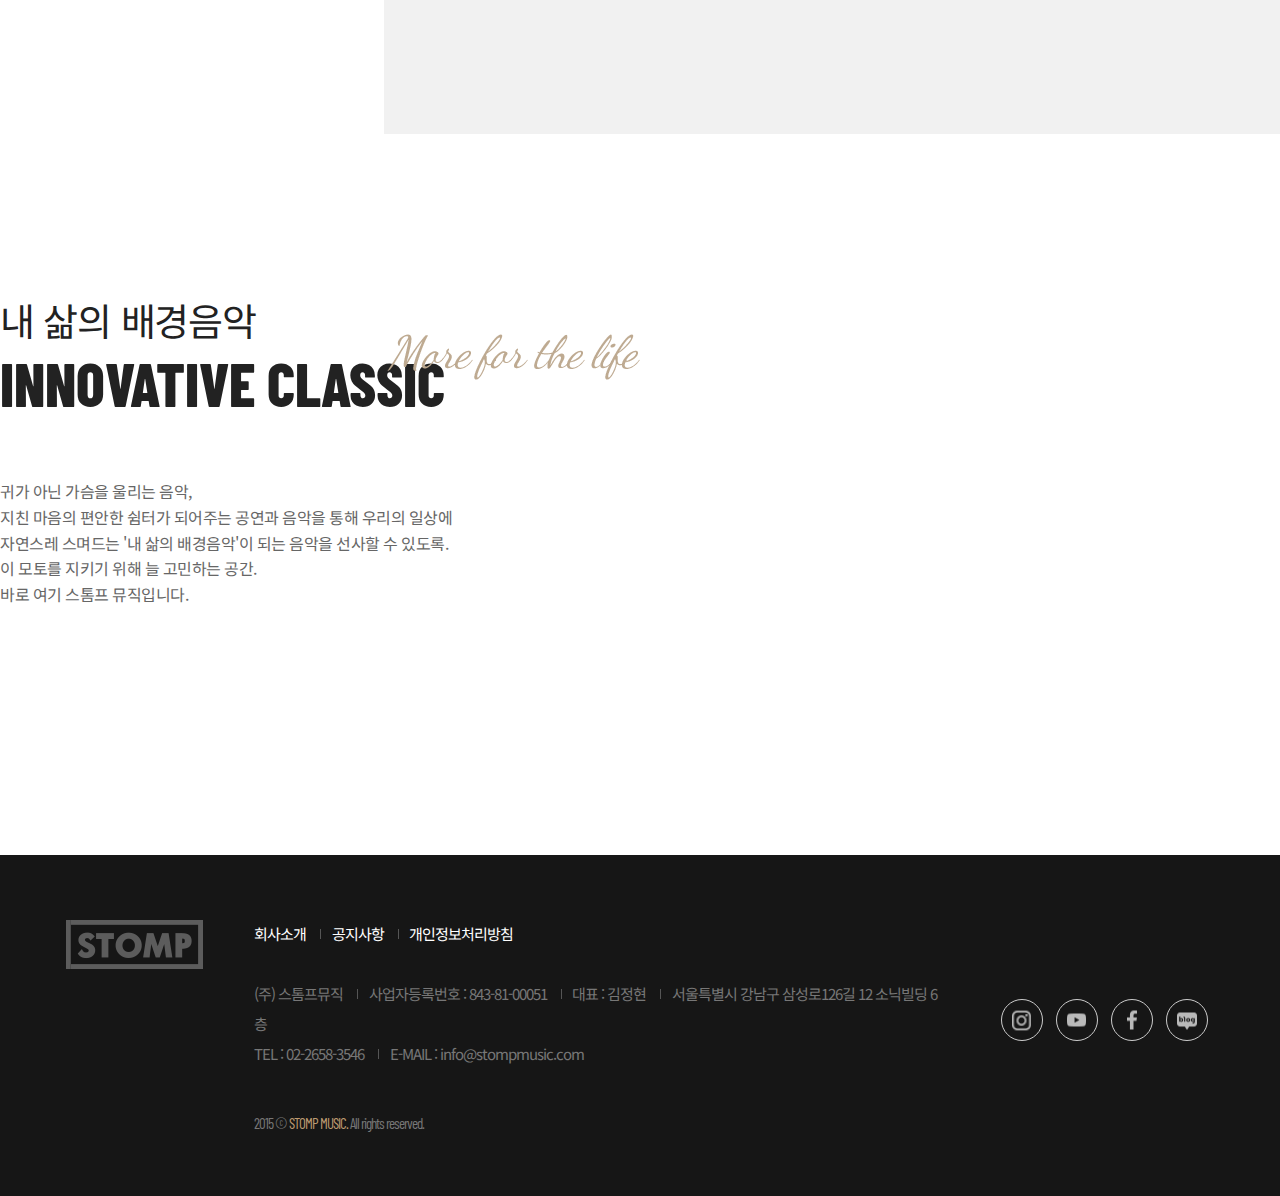
<file: about.html>
<!DOCTYPE html>
<html lang="ko">
<head>
	<meta charset="UTF-8">
	<meta name="viewport" content="width=device-width, initial-scale=1">
	<title>스톰프뮤직 - 최고의 연주음악 전문 레이블</title>
	<link rel="icon" href="/img/favicon.ico" type="image/x-icon">
	<link rel="stylesheet" href="/css/all.min.css" type="text/css">
	<link rel="stylesheet" href="/css/reset.css" type="text/css">
	<link rel="stylesheet" href="/package/css/swiper.min.css" type="text/css">
	<link rel="stylesheet" href="/css/stomp.css" type="text/css">
	<link rel="stylesheet" href="/css/stomp-sub.css" type="text/css">
	<link rel="stylesheet" href="/css/tablet.css" media="screen and (min-width: 769px) and (max-width: 1599px)">
	<link rel="stylesheet" href="/css/tablet-m.css" media="screen and (min-width: 769px) and (max-width: 1279px)">
	<link rel="stylesheet" href="/css/tablet-s.css" media="screen and (min-width: 769px) and (max-width: 1024px)">
	<link rel="stylesheet" href="/css/mobile.css" media="screen and (max-width: 768px)">
	<link rel="stylesheet" href="/css/mobile-s.css" media="screen and (max-width: 500px)">

	<script src="/js/jquery-3.5.1.min.js"></script>
	<script src="/js/jquery-ui.min.js"></script>
	<script src="/package/js/swiper.min.js"></script>
	<script src="/js/jquery.mousewheel.min.js"></script>
	<script src="/js/script.js"></script>
	<script src="/js/script-sub.js"></script>
</head>
<body>
<div class="skip-top">
	<a href="#container">본문바로가기</a>
</div>
<div id="wrap">
	<header>
		<div class="top-area">
			<a href="/signin" class="btn-store">SIGN IN</a>
			<h1 class="logo">
				<a href="index.html"></a>
			</h1>
			<div class="tnb-area">
				<a href="javascript:;" class="mo-hdd" onclick="$('.search-dim').addClass('on');">
					<img src="/img/search-icon.png" alt="검색버튼">
				</a>
				<div class="tnb-group">
				  <div class="btn-tnb">
				    <span></span>
				    <span></span>
				    <span></span>
				    <span></span>
				  </div>
				  <div class="tnb">
				    <ul class="tnb-list">
				      <li>
				      	<a href="#sub-about">STOMP MUSIC</a>
				      	<ul class="tnb-sub" id="sub-about">
									<li><a href="about.html">스톰프뮤직 소개</a></li>
									<li><a href="about.html">연혁</a></li>
									<li><a href="about.html">오시는 길</a></li>
								</ul>
				      </li>
				      <li>
				      	<a href="#sub-concert">CONCERT</a>
				      	<ul class="tnb-sub" id="sub-concert">
									<li><a href="concert.html">2020</a></li>
									<li><a href="concert.html">2019</a></li>
									<li><a href="concert.html">2018</a></li>
									<li><a href="concert.html">2017</a></li>
									<li><a href="concert.html">2017 이전</a></li>
								</ul>
				      </li>
				      <li>
				      	<a href="#sub-artist">ARTIST</a>
				      	<ul class="tnb-sub" id="sub-artist">
									<li><a href="javascript:;">국내</a></li>
									<li><a href="javascript:;">국외</a></li>
								</ul>
				      </li>
				      <li>
				      	<a href="#sub-album">ALBUM</a>
				      	<ul class="tnb-sub" id="sub-album">
									<li><a href="javascript:;">2020</a></li>
									<li><a href="javascript:;">2019</a></li>
									<li><a href="javascript:;">2018</a></li>
									<li><a href="javascript:;">2017</a></li>
									<li><a href="javascript:;">2017 이전</a></li>
								</ul>
				      </li>
				      <li>
				      	<a href="#sub-news">NEWS</a>
				      	<ul class="tnb-sub" id="sub-news">
									<li><a href="javascript:;">공지사항</a></li>
									<li><a href="javascript:;">언론보도</a></li>
								</ul>
				      </li>
				      <li>
				      	<a href="#sub-sns">SNS</a>
				      	<ul class="tnb-sub" id="sub-sns">
									<li><a href="javascript:;">Instargram</a></li>
									<li><a href="javascript:;">facebook</a></li>
									<li><a href="javascript:;">Youtube</a></li>
									<li><a href="javascript:;">Blog</a></li>
								</ul>
				      </li>
				      <li>
				      	<a href="#sub-business">BUSINESS</a>
				      	<ul class="tnb-sub" id="sub-business">
									<li><a href="javascript:;">외부공연장</a></li>
									<li><a href="javascript:;">VIP 행사대행</a></li>
								</ul>
				      </li>
				    </ul>
				    <div class="tnb-sns">
				      <span>스톰프뮤직 공식채널</span>
				      <div class="sns-list">
				        <a href="javascript:;">
				          <img src="/img/sns_insta.png" alt="인스타그램">
				        </a>
				        <a href="javascript:;">
				          <img src="/img/sns_youtb.png" alt="유튜브">
				        </a>
				        <a href="javascript:;">
				          <img src="/img/sns_facebook.png" alt="페이스북">
				        </a>
				        <a href="javascript:;">
				          <img src="/img/sns_blog.png" alt="블로그">
				        </a>
				      </div>
				    </div>
				  </div>
				</div>
			</div>
		</div>
		<div class="gnb mo-hdd">
			<div class="gnb-bg"></div>
			<ul class="cf">
				<li class="gnb-menu">
					<a href="about.html">STOMP MUSIC</a>
					<div class="lnb">
						<div class="lnb-wrap cf">
						  <div class="lnb-text">
                <h4>STOMP MUSIC</h4>
                <span>스톰프뮤직 소개</span>
						  </div>
						  <figure class="lnb-pic">
                <img src="/img/depthbg_1.jpg" alt="바이올린">
              </figure>
						  <ul class="lnb-list cf">
						    <li><a href="about.html">스톰프뮤직 소개</a></li>
						    <li><a href="about.html">연혁</a></li>
						    <li><a href="about.html">오시는 길</a></li>
						  </ul>
						</div>
					</div>
				</li>
				<li class="gnb-menu">
					<a href="concert.html">CONCERT</a>
					<div class="lnb">
            <div class="lnb-wrap cf">
              <div class="lnb-text">
                <h4>CONCERT</h4>
                <span>콘서트 소개</span>
              </div>
              <figure class="lnb-pic">
                <img src="/img/depthbg_2.jpg" alt="콘서트홀">
              </figure>
              <ul class="lnb-list tres">
                <li><a href="concert.html">2020</a></li>
                <li><a href="concert.html">2019</a></li>
                <li><a href="concert.html">2018</a></li>
								<li><a href="concert.html">2017</a></li>
								<li><a href="concert.html">2017 이전</a></li>
              </ul>
            </div>
					</div>
				</li>
				<li class="gnb-menu">
					<a href="javascript:;">ARTIST</a>
					<div class="lnb">
            <div class="lnb-wrap cf">
              <div class="lnb-text">
                <h4>ARTIST</h4>
                <span>아티스트 소개</span>
              </div>
              <figure class="lnb-pic">
                <img src="/img/depthbg_3.jpg" alt="피아노 현">
              </figure>
              <ul class="lnb-list">
                <li><a href="javascript:;">국내</a></li>
                <li><a href="javascript:;">국외</a></li>
              </ul>
            </div>
					</div>
				</li>
				<li class="gnb-menu">
					<a href="javascript:;">ALBUM</a>
					<div class="lnb">
            <div class="lnb-wrap cf">
              <div class="lnb-text">
                <h4>ALBUM</h4>
                <span>앨범 소개</span>
              </div>
              <figure class="lnb-pic">
                <img src="/img/depthbg_4.jpg" alt="악보와 LP">
              </figure>
              <ul class="lnb-list tres">
                <li><a href="javascript:;">2020</a></li>
                <li><a href="javascript:;">2019</a></li>
                <li><a href="javascript:;">2018</a></li>
								<li><a href="javascript:;">2017</a></li>
								<li><a href="javascript:;">2017 이전</a></li>
              </ul>
            </div>
					</div>
				</li>
				<li class="gnb-menu">
					<a href="javascript:;">NEWS</a>
					<div class="lnb">
            <div class="lnb-wrap cf">
              <div class="lnb-text">
                <h4>NEWS</h4>
                <span>스톰프뮤직 소식</span>
              </div>
              <figure class="lnb-pic">
                <img src="/img/depthbg_5.jpg" alt="오래된 책과 깃털">
              </figure>
              <ul class="lnb-list">
                <li><a href="javascript:;">공지사항</a></li>
                <li><a href="javascript:;">언론보도</a></li>
              </ul>
            </div>
					</div>
				</li>
				<li class="gnb-menu">
					<a href="javascript:;">SNS</a>
					<div class="lnb">
            <div class="lnb-wrap cf">
              <div class="lnb-text">
                <h4>SNS</h4>
                <span>Social Network</span>
              </div>
              <figure class="lnb-pic">
                <img src="/img/depthbg_5.jpg" alt="오래된 책과 깃털">
              </figure>
              <ul class="lnb-list">
                <li><a href="javascript:;">Instargram</a></li>
                <li><a href="javascript:;">facebook</a></li>
                <li><a href="javascript:;">Youtube</a></li>
                <li><a href="javascript:;">Blog</a></li>
              </ul>
            </div>
					</div>
				</li>
				<li class="gnb-menu">
					<a href="javascript:;">BUSINESS</a>
					<div class="lnb">
            <div class="lnb-wrap cf">
              <div class="lnb-text">
                <h4>BUSINESS</h4>
                <span>스톰프뮤직의 사업</span>
              </div>
              <figure class="lnb-pic">
                <img src="/img/depthbg_5.jpg" alt="오래된 책과 깃털">
              </figure>
              <ul class="lnb-list">
                <li><a href="javascript:;">외부공연장</a></li>
                <li><a href="javascript:;">VIP 행사대행</a></li>
              </ul>
            </div>
					</div>
				</li>
			</ul>
		</div>
		<div class="search-dim">
			<div class="search-wrap">
				<input type="search" placeholder="Search">
				<button type="button" class="btn-srch"><img src="/img/search-icon-w.png" alt="검색버튼"></button>
				<button type="button" class="btn-close" onclick="$(this).parent().parent().removeClass('on');"><img src="/img/close-icon.png" alt="닫기버튼"></button>
			</div>
		</div>
	</header>
<!-- header -->
  <div class="location">
    <ul class="one-depth cf">
    	<li>
    		<a href="index.html" class="mo-hdd"><span class="blind">홈으로 가기</span></a>
    	</li>
    	<li class="current-menu">
    		<a href="#main-location">STOMP MUSIC</a>
    		<ul id="main-location" class="two-depth">
    			<li><a href="about.html">STOMP MUSIC</a></li>
    			<li><a href="concert.html">CONCERT</a></li>
    			<li><a href="javascript:;">ARTIST</a></li>
    			<li><a href="javascript:;">ALBUM</a></li>
    			<li><a href="javascript:;">NEWS</a></li>
    			<li><a href="javascript:;">SNS</a></li>
    			<li><a href="javascript:;">BUSINESS</a></li>
    		</ul>
    	</li>
    	<li class="current-menu">
    		<a href="#sub-location">스톰프뮤직 소개</a>
    		<ul id="sub-location" class="two-depth">
    			<li><a href="about.html">스톰프뮤직 소개</a></li>
    			<li><a href="about.html">연혁</a></li>
    			<li><a href="about.html">오시는 길</a></li>
    		</ul>
    	</li>
    </ul>
  </div>
	<div id="container">
		<div class="about-sect">
      <div class="section-wrap">
				<div class="txt-bg">
					<span>STOMPMUSIC</span>
				</div>
        <h2 class="sect-tit cf">
          <span>A</span>
          <span>B</span>
          <span>O</span>
          <span>U</span>
          <span>T</span>
          <span class="mo-block">&nbsp;</span>
          <span>S</span>
          <span>T</span>
          <span>O</span>
          <span>M</span>
          <span>P</span>
          <span>&nbsp;</span>
          <span>M</span>
          <span>U</span>
          <span>S</span>
          <span>I</span>
          <span>C</span>
        </h2>
        <p class="text">
          일상에 스며들며 마음을 위로하는
        </p>
        <div class="contents cf">
        	<div class="about-tit">
        		<span>STOMP MUSIC</span>
        		<div class="bg-line"></div>
        		<figure class="action">
        			<img src="/img/about-img01.jpg" alt="피아노 건반치는 손">
        		</figure>
        	</div>
        	<div class="about-desc">
        		<h3>
        			<strong>연간 <span class="gold-txt">100회</span>의 기획공연과 행사를 진행중인 대한민국 대표 공연/음반 기획사</strong>
        		</h3>
        		<p class="action">
        			연주음악 전문 레이블로 출발하여 정통 클래식부터 재즈, 뉴에이지, 보사노바,그리고 대중음악까지.<br>장르에 구애받지 않고 마음을 위로하는 음악들로 큰 사랑을 받고 있습니다.<br>STOMP MUSIC의 음악을 접한 사람들은 말합니다.
        		</p>
        		<p class="action">
        			잔잔하지만 강한 힘이 있다고.
        		</p>
        		<p class="action">
        			“큰 위로가 되었어요.” “마음이 따뜻해지는 음악이네요.” “들을수록 빠져들게 돼요.”<br>우리의 삶을 닮아 있는 음악의 매력이 이런 걸까요?<br>들을수록 진가가 발휘되는 음악, 바로 STOMP MUSIC의 음악입니다.
        		</p>
						<figure class="about-pic action">
							<img src="/img/about-img02.jpg" alt="피아노 현">
						</figure>
        	</div>
        	<div class="about-con-left">
						<strong>내 삶의 배경음악</strong>
						<h3>INNOVATIVE <span class="mo-block"></span>CLASSIC</h3>
						<p>
							귀가 아닌 가슴을 울리는 음악,<br>지친 마음의 편안한 쉼터가 되어주는 공연과 음악을 통해 우리의 일상에 자연스레 스며드는 '내 삶의 배경음악'이 되는 음악을 선사할 수 있도록.<br>이 모토를 지키기 위해 늘 고민하는 공간.<br>바로 여기 스톰프 뮤직입니다.
						</p>
					</div>
        </div>
        <div class="bg-grey"></div>
      </div>
    </div>
		<div id="footer">
			<footer class="cf">
				<h1 class="f-logo">
					<a href="index.html"></a>
				</h1>
				<div class="f-content">
					<div class="fnb">
						<a href="javascript:;">회사소개</a>
						<a href="javascript:;">공지사항</a>
						<a href="javascript:;">개인정보처리방침</a>
					</div>
					<div class="f-info">
						<p>
							<span>(주) 스톰프뮤직</span>
							<span>사업자등록번호 : 843-81-00051</span><br class="pc-hdd">
							<span>대표 : 김정현</span>
							<span>서울특별시 강남구 삼성로126길 12 소닉빌딩 6층</span>
						</p>
						<p>
							<span>TEL : <a href="tel:0226583546">02-2658-3546</a></span>
							<span>E-MAIL : <a href="mailto:info@stompmusic.com">info@stompmusic.com</a></span>
						</p>
					</div>
					<div class="copyright">
						2015 &copy; <span class="gold-txt">STOMP MUSIC.</span> All rights reserved.
					</div>
				</div>
				<div class="sns-list">
					<a href="javascript:;">
						<img src="/img/sns_insta.png" alt="인스타그램">
					</a>
					<a href="javascript:;">
						<img src="/img/sns_youtb.png" alt="유튜브">
					</a>
					<a href="javascript:;">
						<img src="/img/sns_facebook.png" alt="페이스북">
					</a>
					<a href="javascript:;">
						<img src="/img/sns_blog.png" alt="블로그">
					</a>
				</div>
			</footer>
		</div>
	</div>
<!-- container -->
</div>
</body>
</html>
</file>
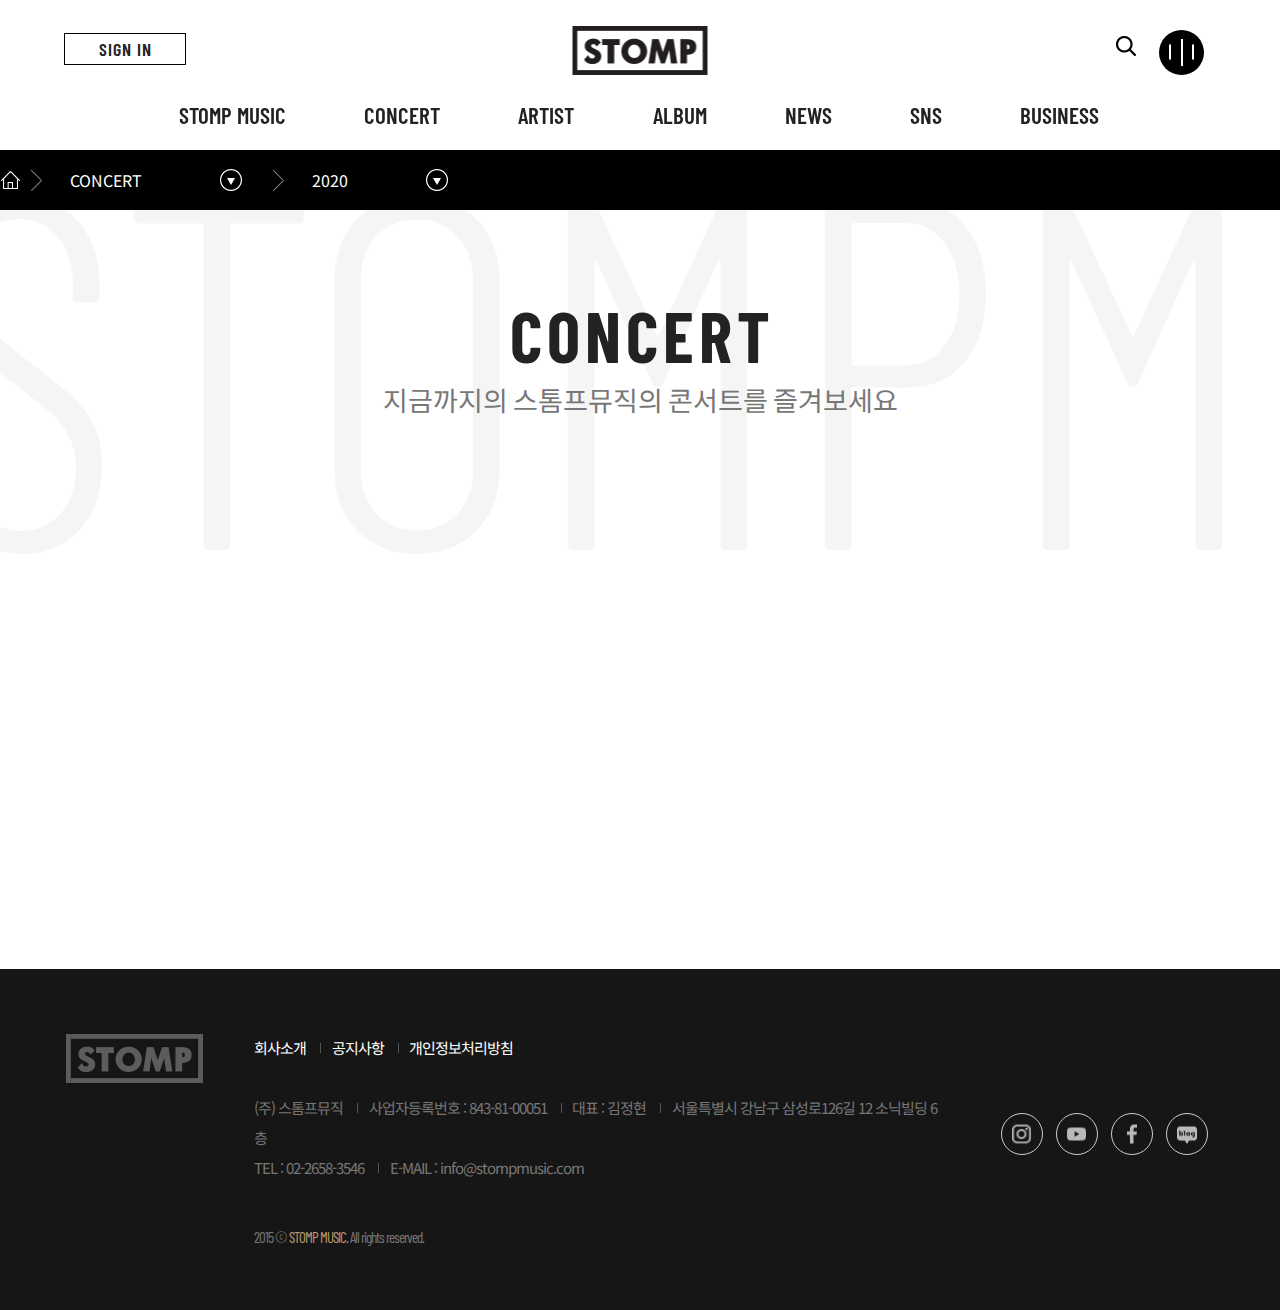
<file: concert.html>
<!DOCTYPE html>
<html lang="ko">
<head>
	<meta charset="UTF-8">
	<meta name="viewport" content="width=device-width, initial-scale=1">
	<title>스톰프뮤직 - 최고의 연주음악 전문 레이블</title>
	<link rel="icon" href="/img/favicon.ico" type="image/x-icon">
	<link rel="stylesheet" href="/css/all.min.css" type="text/css">
	<link rel="stylesheet" href="/css/reset.css" type="text/css">
	<link rel="stylesheet" href="/package/css/swiper.min.css" type="text/css">
	<link rel="stylesheet" href="/css/stomp.css" type="text/css">
	<link rel="stylesheet" href="/css/stomp-sub.css" type="text/css">
	<link rel="stylesheet" href="/css/tablet.css" media="screen and (min-width: 769px) and (max-width: 1599px)">
	<link rel="stylesheet" href="/css/tablet-m.css" media="screen and (min-width: 769px) and (max-width: 1279px)">
	<link rel="stylesheet" href="/css/tablet-s.css" media="screen and (min-width: 769px) and (max-width: 1024px)">
	<link rel="stylesheet" href="/css/mobile.css" media="screen and (max-width: 768px)">
	<link rel="stylesheet" href="/css/mobile-s.css" media="screen and (max-width: 500px)">

	<script src="/js/jquery-3.5.1.min.js"></script>
	<script src="/js/jquery-ui.min.js"></script>
	<script src="/package/js/swiper.min.js"></script>
	<script src="/js/jquery.mousewheel.min.js"></script>
	<script src="/js/script.js"></script>
	<script src="/js/script-sub.js"></script>
</head>
<body>
<div class="skip-top">
	<a href="#container">본문바로가기</a>
</div>
<div id="wrap">
	<header>
		<div class="top-area">
			<a href="/signin" class="btn-store">SIGN IN</a>
			<h1 class="logo">
				<a href="index.html"></a>
			</h1>
			<div class="tnb-area">
				<a href="javascript:;" class="mo-hdd" onclick="$('.search-dim').addClass('on');">
					<img src="/img/search-icon.png" alt="검색버튼">
				</a>
				<div class="tnb-group">
				  <div class="btn-tnb">
				    <span></span>
				    <span></span>
				    <span></span>
				    <span></span>
				  </div>
				  <div class="tnb">
				    <ul class="tnb-list">
				      <li>
				      	<a href="#sub-about">STOMP MUSIC</a>
				      	<ul class="tnb-sub" id="sub-about">
									<li><a href="/about.html">스톰프뮤직 소개</a></li>
									<li><a href="/about.html">연혁</a></li>
									<li><a href="/about.html">오시는 길</a></li>
								</ul>
				      </li>
				      <li>
				      	<a href="#sub-concert">CONCERT</a>
				      	<ul class="tnb-sub" id="sub-concert">
									<li><a href="/concert.html">2020</a></li>
									<li><a href="/concert.html">2019</a></li>
									<li><a href="/concert.html">2018</a></li>
									<li><a href="/concert.html">2017</a></li>
									<li><a href="/concert.html">2017 이전</a></li>
								</ul>
				      </li>
				      <li>
				      	<a href="#sub-artist">ARTIST</a>
				      	<ul class="tnb-sub" id="sub-artist">
									<li><a href="javascript:;">국내</a></li>
									<li><a href="javascript:;">국외</a></li>
								</ul>
				      </li>
				      <li>
				      	<a href="#sub-album">ALBUM</a>
				      	<ul class="tnb-sub" id="sub-album">
									<li><a href="javascript:;">2020</a></li>
									<li><a href="javascript:;">2019</a></li>
									<li><a href="javascript:;">2018</a></li>
									<li><a href="javascript:;">2017</a></li>
									<li><a href="javascript:;">2017 이전</a></li>
								</ul>
				      </li>
				      <li>
				      	<a href="#sub-news">NEWS</a>
				      	<ul class="tnb-sub" id="sub-news">
									<li><a href="javascript:;">공지사항</a></li>
									<li><a href="javascript:;">언론보도</a></li>
								</ul>
				      </li>
				      <li>
				      	<a href="#sub-sns">SNS</a>
				      	<ul class="tnb-sub" id="sub-sns">
									<li><a href="javascript:;">Instargram</a></li>
									<li><a href="javascript:;">facebook</a></li>
									<li><a href="javascript:;">Youtube</a></li>
									<li><a href="javascript:;">Blog</a></li>
								</ul>
				      </li>
				      <li>
				      	<a href="#sub-business">BUSINESS</a>
				      	<ul class="tnb-sub" id="sub-business">
									<li><a href="javascript:;">외부공연장</a></li>
									<li><a href="javascript:;">VIP 행사대행</a></li>
								</ul>
				      </li>
				    </ul>
				    <div class="tnb-sns">
				      <span>스톰프뮤직 공식채널</span>
				      <div class="sns-list">
				        <a href="javascript:;">
				          <img src="/img/sns_insta.png" alt="인스타그램">
				        </a>
				        <a href="javascript:;">
				          <img src="/img/sns_youtb.png" alt="유튜브">
				        </a>
				        <a href="javascript:;">
				          <img src="/img/sns_facebook.png" alt="페이스북">
				        </a>
				        <a href="javascript:;">
				          <img src="/img/sns_blog.png" alt="블로그">
				        </a>
				      </div>
				    </div>
				  </div>
				</div>
			</div>
		</div>
		<div class="gnb mo-hdd">
			<div class="gnb-bg"></div>
			<ul class="cf">
				<li class="gnb-menu">
					<a href="/about.html">STOMP MUSIC</a>
					<div class="lnb">
						<div class="lnb-wrap cf">
						  <div class="lnb-text">
                <h4>STOMP MUSIC</h4>
                <span>스톰프뮤직 소개</span>
						  </div>
						  <figure class="lnb-pic">
                <img src="/img/depthbg_1.jpg" alt="바이올린">
              </figure>
						  <ul class="lnb-list cf">
						    <li><a href="/about.html">스톰프뮤직 소개</a></li>
						    <li><a href="/about.html">연혁</a></li>
						    <li><a href="/about.html">오시는 길</a></li>
						  </ul>
						</div>
					</div>
				</li>
				<li class="gnb-menu">
					<a href="/concert.html">CONCERT</a>
					<div class="lnb">
            <div class="lnb-wrap cf">
              <div class="lnb-text">
                <h4>CONCERT</h4>
                <span>콘서트 소개</span>
              </div>
              <figure class="lnb-pic">
                <img src="/img/depthbg_2.jpg" alt="콘서트홀">
              </figure>
              <ul class="lnb-list tres">
                <li><a href="/concert.html">2020</a></li>
                <li><a href="/concert.html">2019</a></li>
                <li><a href="/concert.html">2018</a></li>
				<li><a href="/concert.html">2017</a></li>
				<li><a href="/concert.html">2017 이전</a></li>
              </ul>
            </div>
					</div>
				</li>
				<li class="gnb-menu">
					<a href="javascript:;">ARTIST</a>
					<div class="lnb">
            <div class="lnb-wrap cf">
              <div class="lnb-text">
                <h4>ARTIST</h4>
                <span>아티스트 소개</span>
              </div>
              <figure class="lnb-pic">
                <img src="/img/depthbg_3.jpg" alt="피아노 현">
              </figure>
              <ul class="lnb-list">
                <li><a href="javascript:;">국내</a></li>
                <li><a href="javascript:;">국외</a></li>
              </ul>
            </div>
					</div>
				</li>
				<li class="gnb-menu">
					<a href="javascript:;">ALBUM</a>
					<div class="lnb">
            <div class="lnb-wrap cf">
              <div class="lnb-text">
                <h4>ALBUM</h4>
                <span>앨범 소개</span>
              </div>
              <figure class="lnb-pic">
                <img src="/img/depthbg_4.jpg" alt="악보와 LP">
              </figure>
              <ul class="lnb-list tres">
                <li><a href="javascript:;">2020</a></li>
                <li><a href="javascript:;">2019</a></li>
                <li><a href="javascript:;">2018</a></li>
								<li><a href="javascript:;">2017</a></li>
								<li><a href="javascript:;">2017 이전</a></li>
              </ul>
            </div>
					</div>
				</li>
				<li class="gnb-menu">
					<a href="javascript:;">NEWS</a>
					<div class="lnb">
            <div class="lnb-wrap cf">
              <div class="lnb-text">
                <h4>NEWS</h4>
                <span>스톰프뮤직 소식</span>
              </div>
              <figure class="lnb-pic">
                <img src="/img/depthbg_5.jpg" alt="오래된 책과 깃털">
              </figure>
              <ul class="lnb-list">
                <li><a href="javascript:;">공지사항</a></li>
                <li><a href="javascript:;">언론보도</a></li>
              </ul>
            </div>
					</div>
				</li>
				<li class="gnb-menu">
					<a href="javascript:;">SNS</a>
					<div class="lnb">
            <div class="lnb-wrap cf">
              <div class="lnb-text">
                <h4>SNS</h4>
                <span>Social Network</span>
              </div>
              <figure class="lnb-pic">
                <img src="/img/depthbg_5.jpg" alt="오래된 책과 깃털">
              </figure>
              <ul class="lnb-list">
                <li><a href="javascript:;">Instargram</a></li>
                <li><a href="javascript:;">facebook</a></li>
                <li><a href="javascript:;">Youtube</a></li>
                <li><a href="javascript:;">Blog</a></li>
              </ul>
            </div>
					</div>
				</li>
				<li class="gnb-menu">
					<a href="javascript:;">BUSINESS</a>
					<div class="lnb">
            <div class="lnb-wrap cf">
              <div class="lnb-text">
                <h4>BUSINESS</h4>
                <span>스톰프뮤직의 사업</span>
              </div>
              <figure class="lnb-pic">
                <img src="/img/depthbg_5.jpg" alt="오래된 책과 깃털">
              </figure>
              <ul class="lnb-list">
                <li><a href="javascript:;">외부공연장</a></li>
                <li><a href="javascript:;">VIP 행사대행</a></li>
              </ul>
            </div>
					</div>
				</li>
			</ul>
		</div>
		<div class="search-dim">
			<div class="search-wrap">
				<input type="search" placeholder="Search">
				<button type="button" class="btn-srch"><img src="/img/search-icon-w.png" alt="검색버튼"></button>
				<button type="button" class="btn-close" onclick="$(this).parent().parent().removeClass('on');"><img src="/img/close-icon.png" alt="닫기버튼"></button>
			</div>
		</div>
	</header>
<!-- header -->
  <div class="location">
    <ul class="one-depth cf">
    	<li>
    		<a href="index.html" class="mo-hdd"><span class="blind">홈으로 가기</span></a>
    	</li>
    	<li class="current-menu">
    		<a href="#main-location">CONCERT</a>
    		<ul id="main-location" class="two-depth">
    			<li><a href="about.html">STOMP MUSIC</a></li>
    			<li><a href="concert.html">CONCERT</a></li>
    			<li><a href="javascript:;">ARTIST</a></li>
    			<li><a href="javascript:;">ALBUM</a></li>
    			<li><a href="javascript:;">NEWS</a></li>
    			<li><a href="javascript:;">SNS</a></li>
    			<li><a href="javascript:;">BUSINESS</a></li>
    		</ul>
    	</li>
    	<li class="current-menu">
    		<a href="#sub-location">2020</a>
    		<ul id="sub-location" class="two-depth">
    			<li><a href="concert.html">2020</a></li>
    			<li><a href="concert.html">2019</a></li>
    			<li><a href="concert.html">2018</a></li>
    			<li><a href="concert.html">2017</a></li>
    			<li><a href="concert.html">2017 이전</a></li>
    		</ul>
    	</li>
    </ul>
  </div>
	<div id="container">
		<div class="about-sect">
      <div class="section-wrap">
				<div class="txt-bg">
					<span>STOMPMUSIC</span>
				</div>
        <h2 class="sect-tit cf">
          <span>C</span>
          <span>O</span>
          <span>N</span>
          <span>C</span>
          <span>E</span>
          <span>R</span>
          <span>T</span>
        </h2>
        <p class="text">
          지금까지의 스톰프뮤직의 콘서트를 즐겨보세요
        </p>
        <div class="contents cf">
        	
        </div>
      </div>
    </div>
		<div id="footer">
			<footer class="cf">
				<h1 class="f-logo">
					<a href="index.html"></a>
				</h1>
				<div class="f-content">
					<div class="fnb">
						<a href="javascript:;">회사소개</a>
						<a href="javascript:;">공지사항</a>
						<a href="javascript:;">개인정보처리방침</a>
					</div>
					<div class="f-info">
						<p>
							<span>(주) 스톰프뮤직</span>
							<span>사업자등록번호 : 843-81-00051</span><br class="pc-hdd">
							<span>대표 : 김정현</span>
							<span>서울특별시 강남구 삼성로126길 12 소닉빌딩 6층</span>
						</p>
						<p>
							<span>TEL : <a href="tel:0226583546">02-2658-3546</a></span>
							<span>E-MAIL : <a href="mailto:info@stompmusic.com">info@stompmusic.com</a></span>
						</p>
					</div>
					<div class="copyright">
						2015 &copy; <span class="gold-txt">STOMP MUSIC.</span> All rights reserved.
					</div>
				</div>
				<div class="sns-list">
					<a href="javascript:;">
						<img src="/img/sns_insta.png" alt="인스타그램">
					</a>
					<a href="javascript:;">
						<img src="/img/sns_youtb.png" alt="유튜브">
					</a>
					<a href="javascript:;">
						<img src="/img/sns_facebook.png" alt="페이스북">
					</a>
					<a href="javascript:;">
						<img src="/img/sns_blog.png" alt="블로그">
					</a>
				</div>
			</footer>
		</div>
	</div>
<!-- container -->
</div>
</body>
</html>
</file>
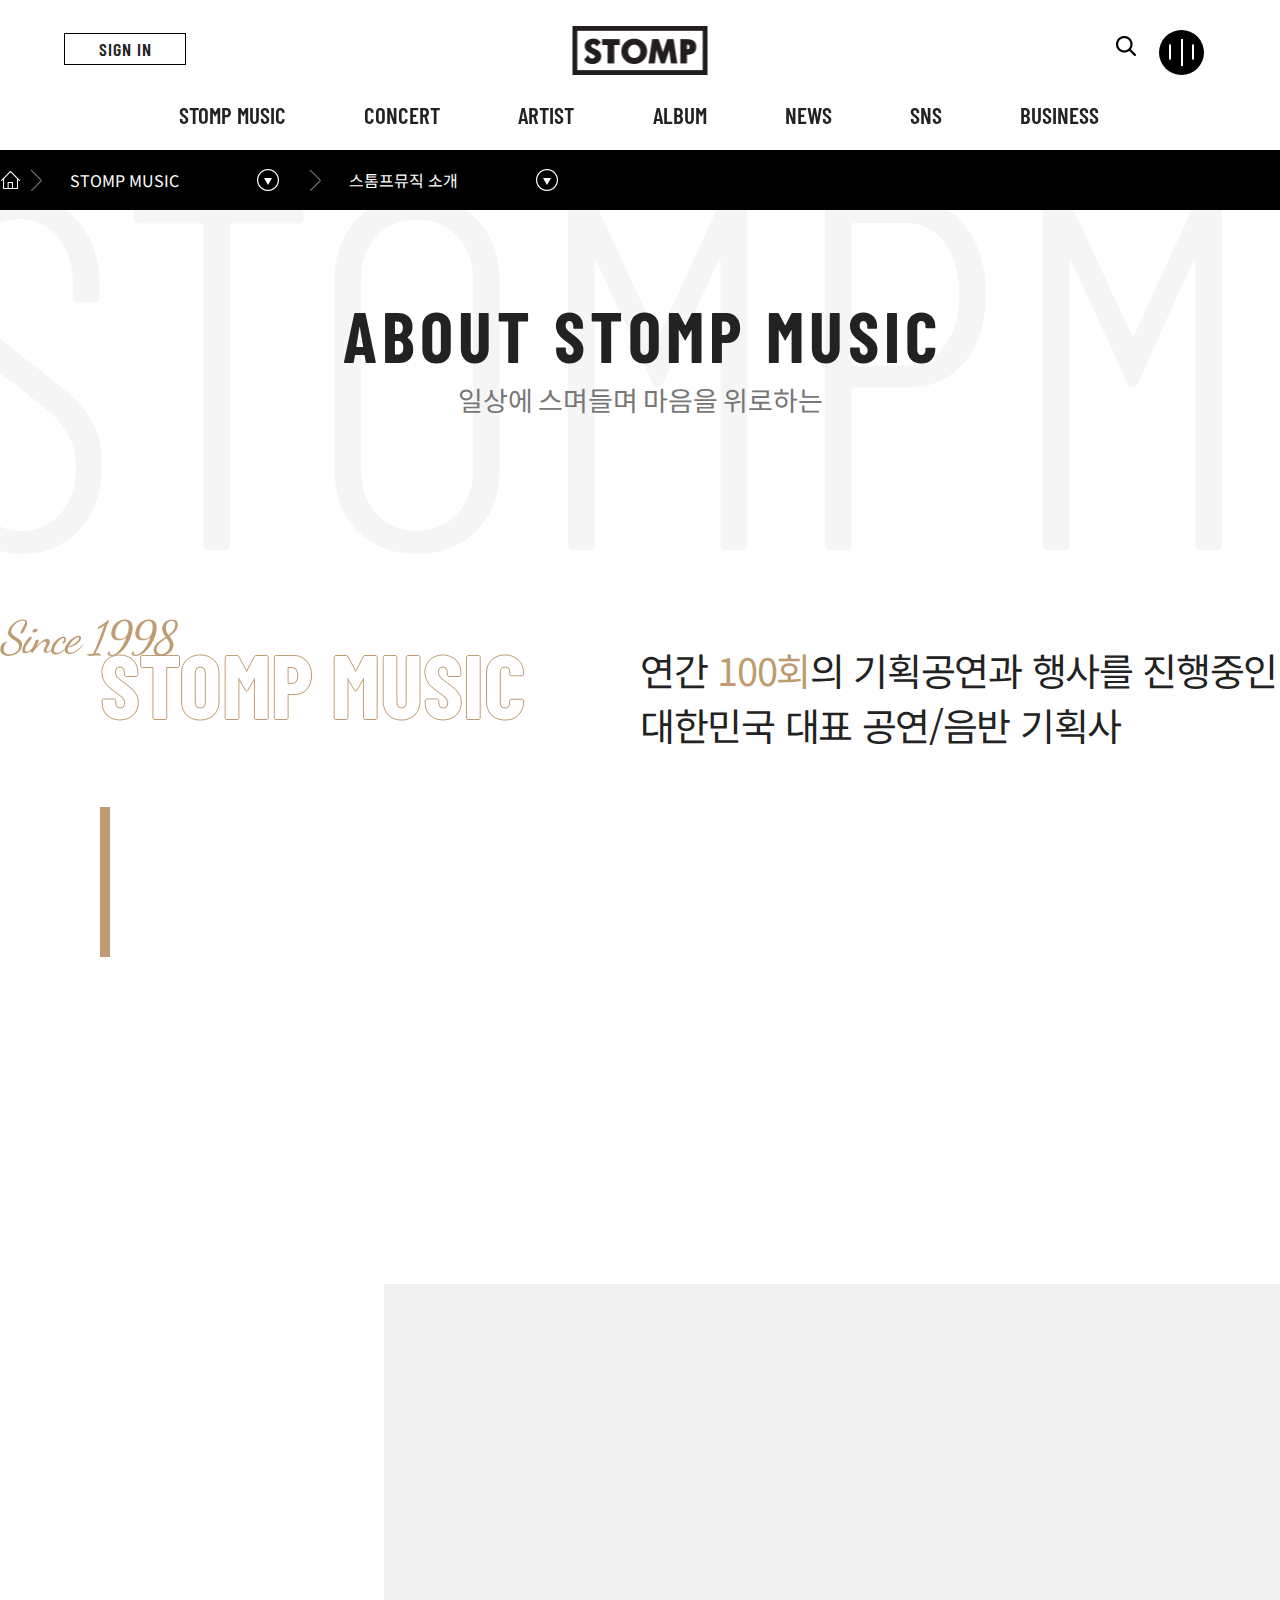
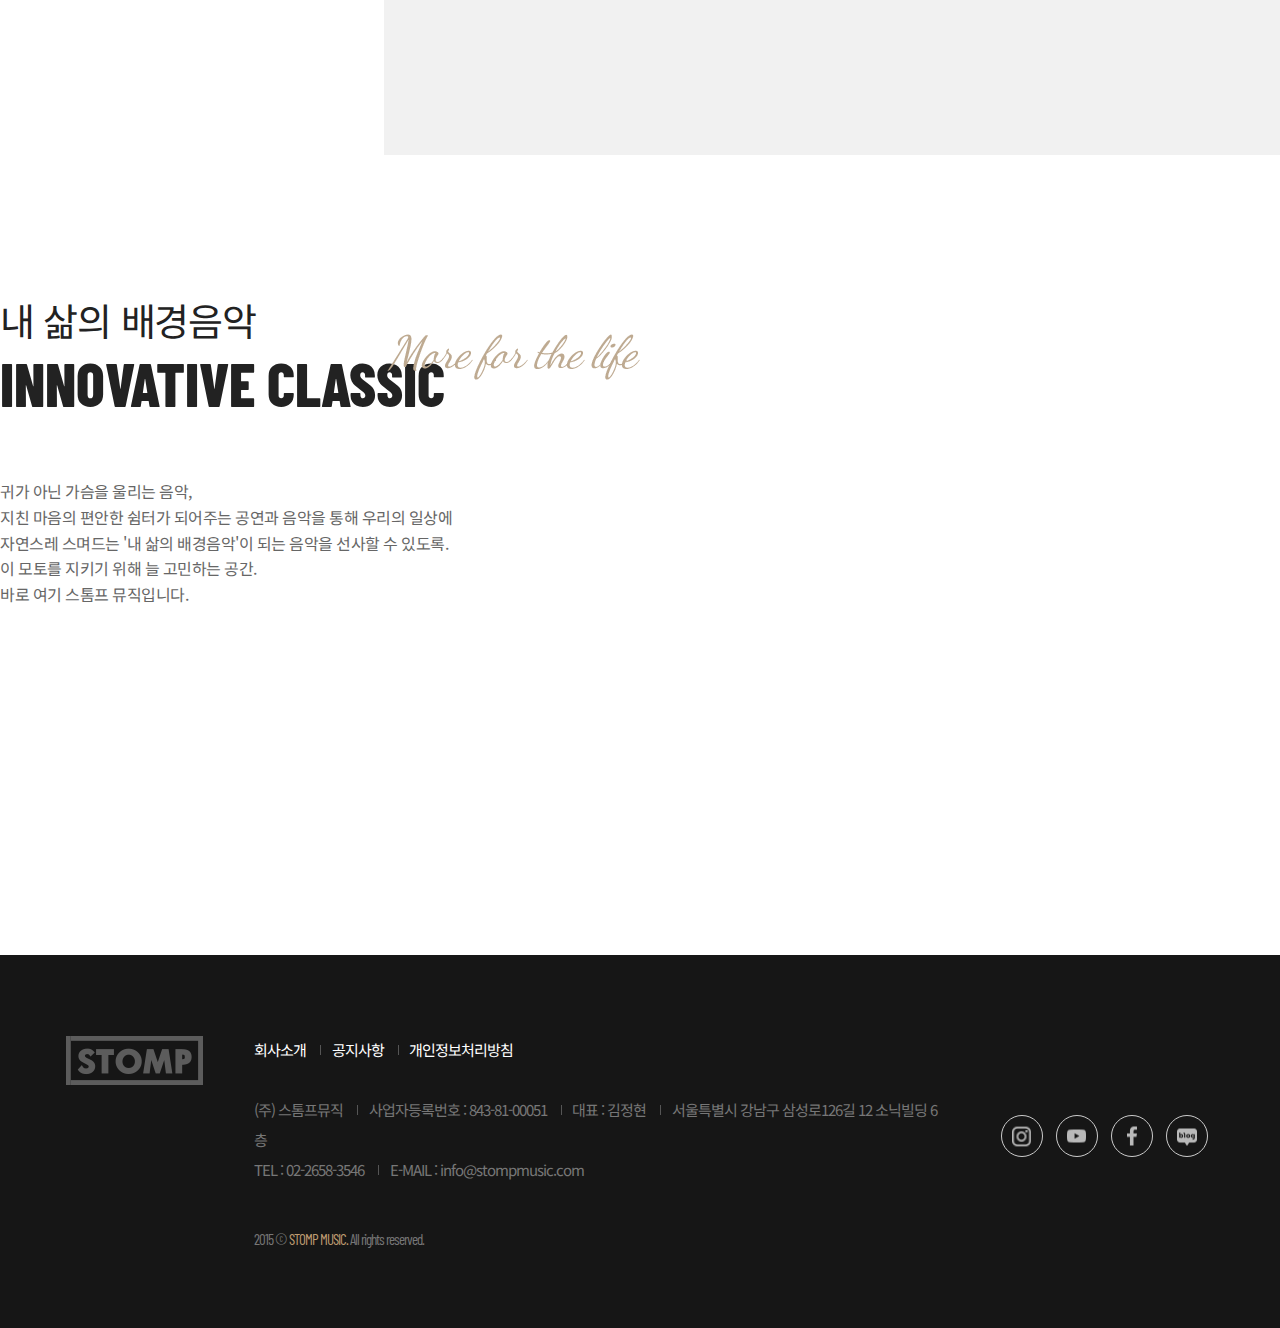
<file: company/about.html>
<!DOCTYPE html>
<html lang="ko">

<head>
	<meta charset="UTF-8">
	<meta name="viewport" content="width=device-width, initial-scale=1">
	<title>스톰프뮤직 - 최고의 연주음악 전문 레이블</title>
	<link rel="icon" href="/img/favicon.ico" type="image/x-icon">
	<link rel="stylesheet" href="/css/all.min.css" type="text/css">
	<link rel="stylesheet" href="/css/reset.css" type="text/css">
	<link rel="stylesheet" href="/package/css/swiper.min.css" type="text/css">
	<link rel="stylesheet" href="/css/stomp.css" type="text/css">

	<script src="/js/jquery-3.5.1.min.js"></script>
	<script src="/js/jquery-ui.min.js"></script>
	<script src="/package/js/swiper.min.js"></script>
	<script src="/js/jquery.mousewheel.min.js"></script>
	<script src="/js/common.js"></script>

	<link rel="stylesheet" href="/css/stomp-sub.css" type="text/css">
	<script src="/js/script-sub.js"></script>
</head>

<body>
	<div id="wrap">
		<!-- <div data-include-path="/include/header.html"></div> -->
		<header>
			<div class="skip-top">
				<a href="#container">본문바로가기</a>
			</div>
			<div class="top-area">
				<a href="/signin" class="btn-store">SIGN IN</a>
				<h1 class="logo">
					<a href="/index.html"></a>
				</h1>
				<div class="tnb-area">
					<a href="javascript:;" class="mo-hdd" onclick="$('.search-dim').addClass('on');">
						<img src="/img/search-icon.png" alt="검색버튼">
					</a>
					<div class="tnb-group">
						<div class="btn-tnb">
							<span></span>
							<span></span>
							<span></span>
							<span></span>
						</div>
						<div class="tnb">
							<ul class="tnb-list">
								<li>
									<a href="#sub-about">STOMP MUSIC</a>
									<ul class="tnb-sub" id="sub-about">
										<li><a href="/company/about.html">스톰프뮤직 소개</a></li>
										<li><a href="/company/about.html">연혁</a></li>
										<li><a href="/company/about.html">오시는 길</a></li>
									</ul>
								</li>
								<li>
									<a href="#sub-concert">CONCERT</a>
									<ul class="tnb-sub" id="sub-concert">
										<li><a href="/concert/index.html">2020</a></li>
										<li><a href="/concert/index.html">2019</a></li>
										<li><a href="/concert/index.html">2018</a></li>
										<li><a href="/concert/index.html">2017</a></li>
										<li><a href="/concert/index.html">2017 이전</a></li>
									</ul>
								</li>
								<li>
									<a href="#sub-artist">ARTIST</a>
									<ul class="tnb-sub" id="sub-artist">
										<li><a href="javascript:;">국내</a></li>
										<li><a href="javascript:;">국외</a></li>
									</ul>
								</li>
								<li>
									<a href="#sub-album">ALBUM</a>
									<ul class="tnb-sub" id="sub-album">
										<li><a href="javascript:;">2020</a></li>
										<li><a href="javascript:;">2019</a></li>
										<li><a href="javascript:;">2018</a></li>
										<li><a href="javascript:;">2017</a></li>
										<li><a href="javascript:;">2017 이전</a></li>
									</ul>
								</li>
								<li>
									<a href="#sub-news">NEWS</a>
									<ul class="tnb-sub" id="sub-news">
										<li><a href="javascript:;">공지사항</a></li>
										<li><a href="javascript:;">언론보도</a></li>
									</ul>
								</li>
								<li>
									<a href="#sub-sns">SNS</a>
									<ul class="tnb-sub" id="sub-sns">
										<li><a href="javascript:;">Instargram</a></li>
										<li><a href="javascript:;">facebook</a></li>
										<li><a href="javascript:;">Youtube</a></li>
										<li><a href="javascript:;">Blog</a></li>
									</ul>
								</li>
								<li>
									<a href="#sub-business">BUSINESS</a>
									<ul class="tnb-sub" id="sub-business">
										<li><a href="javascript:;">외부공연장</a></li>
										<li><a href="javascript:;">VIP 행사대행</a></li>
									</ul>
								</li>
							</ul>
							<div class="tnb-sns">
								<span>스톰프뮤직 공식채널</span>
								<div class="sns-list">
									<a href="javascript:;">
										<img src="/img/sns_insta.png" alt="인스타그램">
									</a>
									<a href="javascript:;">
										<img src="/img/sns_youtb.png" alt="유튜브">
									</a>
									<a href="javascript:;">
										<img src="/img/sns_facebook.png" alt="페이스북">
									</a>
									<a href="javascript:;">
										<img src="/img/sns_blog.png" alt="블로그">
									</a>
								</div>
							</div>
						</div>
					</div>
				</div>
			</div>
			<div class="gnb mo-hdd">
				<div class="gnb-bg"></div>
				<ul class="cf">
					<li class="gnb-menu">
						<a href="/company/about.html">STOMP MUSIC</a>
						<div class="lnb">
							<div class="lnb-wrap cf">
								<div class="lnb-text">
									<h4>STOMP MUSIC</h4>
									<span>스톰프뮤직 소개</span>
								</div>
								<figure class="lnb-pic">
									<img src="/img/depthbg_1.jpg" alt="바이올린">
								</figure>
								<ul class="lnb-list cf">
									<li><a href="/company/about.html">스톰프뮤직 소개</a></li>
									<li><a href="/company/about.html">연혁</a></li>
									<li><a href="/company/about.html">오시는 길</a></li>
								</ul>
							</div>
						</div>
					</li>
					<li class="gnb-menu">
						<a href="/concert/index.html">CONCERT</a>
						<div class="lnb">
							<div class="lnb-wrap cf">
								<div class="lnb-text">
									<h4>CONCERT</h4>
									<span>콘서트 소개</span>
								</div>
								<figure class="lnb-pic">
									<img src="/img/depthbg_2.jpg" alt="콘서트홀">
								</figure>
								<ul class="lnb-list tres">
									<li><a href="/concert/index.html">2020</a></li>
									<li><a href="/concert/index.html">2019</a></li>
									<li><a href="/concert/index.html">2018</a></li>
									<li><a href="/concert/index.html">2017</a></li>
									<li><a href="/concert/index.html">2017 이전</a></li>
								</ul>
							</div>
						</div>
					</li>
					<li class="gnb-menu">
						<a href="javascript:;">ARTIST</a>
						<div class="lnb">
							<div class="lnb-wrap cf">
								<div class="lnb-text">
									<h4>ARTIST</h4>
									<span>아티스트 소개</span>
								</div>
								<figure class="lnb-pic">
									<img src="/img/depthbg_3.jpg" alt="피아노 현">
								</figure>
								<ul class="lnb-list">
									<li><a href="javascript:;">국내</a></li>
									<li><a href="javascript:;">국외</a></li>
								</ul>
							</div>
						</div>
					</li>
					<li class="gnb-menu">
						<a href="javascript:;">ALBUM</a>
						<div class="lnb">
							<div class="lnb-wrap cf">
								<div class="lnb-text">
									<h4>ALBUM</h4>
									<span>앨범 소개</span>
								</div>
								<figure class="lnb-pic">
									<img src="/img/depthbg_4.jpg" alt="악보와 LP">
								</figure>
								<ul class="lnb-list tres">
									<li><a href="javascript:;">2020</a></li>
									<li><a href="javascript:;">2019</a></li>
									<li><a href="javascript:;">2018</a></li>
									<li><a href="javascript:;">2017</a></li>
									<li><a href="javascript:;">2017 이전</a></li>
								</ul>
							</div>
						</div>
					</li>
					<li class="gnb-menu">
						<a href="javascript:;">NEWS</a>
						<div class="lnb">
							<div class="lnb-wrap cf">
								<div class="lnb-text">
									<h4>NEWS</h4>
									<span>스톰프뮤직 소식</span>
								</div>
								<figure class="lnb-pic">
									<img src="/img/depthbg_5.jpg" alt="오래된 책과 깃털">
								</figure>
								<ul class="lnb-list">
									<li><a href="javascript:;">공지사항</a></li>
									<li><a href="javascript:;">언론보도</a></li>
								</ul>
							</div>
						</div>
					</li>
					<li class="gnb-menu">
						<a href="javascript:;">SNS</a>
						<div class="lnb">
							<div class="lnb-wrap cf">
								<div class="lnb-text">
									<h4>SNS</h4>
									<span>Social Network</span>
								</div>
								<figure class="lnb-pic">
									<img src="/img/depthbg_5.jpg" alt="오래된 책과 깃털">
								</figure>
								<ul class="lnb-list">
									<li><a href="javascript:;">Instargram</a></li>
									<li><a href="javascript:;">facebook</a></li>
									<li><a href="javascript:;">Youtube</a></li>
									<li><a href="javascript:;">Blog</a></li>
								</ul>
							</div>
						</div>
					</li>
					<li class="gnb-menu">
						<a href="javascript:;">BUSINESS</a>
						<div class="lnb">
							<div class="lnb-wrap cf">
								<div class="lnb-text">
									<h4>BUSINESS</h4>
									<span>스톰프뮤직의 사업</span>
								</div>
								<figure class="lnb-pic">
									<img src="/img/depthbg_5.jpg" alt="오래된 책과 깃털">
								</figure>
								<ul class="lnb-list">
									<li><a href="javascript:;">외부공연장</a></li>
									<li><a href="javascript:;">VIP 행사대행</a></li>
								</ul>
							</div>
						</div>
					</li>
				</ul>
			</div>
			<div class="search-dim">
				<div class="search-wrap">
					<input type="search" placeholder="Search">
					<button type="button" class="btn-srch"><img src="/img/search-icon-w.png" alt="검색버튼"></button>
					<button type="button" class="btn-close" onclick="$(this).parent().parent().removeClass('on');"><img
							src="/img/close-icon.png" alt="닫기버튼"></button>
				</div>
			</div>
		</header>
		<!-- //header -->
		<div class="location">
			<ul class="one-depth cf">
				<li>
					<a href="/index.html" class="mo-hdd"><span class="blind">홈으로 가기</span></a>
				</li>
				<li class="current-menu">
					<a href="#main-location">STOMP MUSIC</a>
					<ul id="main-location" class="two-depth">
						<li><a href="/company/about.html">STOMP MUSIC</a></li>
						<li><a href="/concert/index.html">CONCERT</a></li>
						<li><a href="javascript:;">ARTIST</a></li>
						<li><a href="javascript:;">ALBUM</a></li>
						<li><a href="javascript:;">NEWS</a></li>
						<li><a href="javascript:;">SNS</a></li>
						<li><a href="javascript:;">BUSINESS</a></li>
					</ul>
				</li>
				<li class="current-menu">
					<a href="#sub-location">스톰프뮤직 소개</a>
					<ul id="sub-location" class="two-depth">
						<li><a href="/company/about.html">스톰프뮤직 소개</a></li>
						<li><a href="/company/about.html">연혁</a></li>
						<li><a href="/company/about.html">오시는 길</a></li>
					</ul>
				</li>
			</ul>
		</div>
		<div id="container">
			<div class="about-sect">
				<div class="section-wrap">
					<div class="txt-bg">
						<span>STOMPMUSIC</span>
					</div>
					<h2 class="sect-tit cf">
						<span>A</span>
						<span>B</span>
						<span>O</span>
						<span>U</span>
						<span>T</span>
						<span class="mo-block">&nbsp;</span>
						<span>S</span>
						<span>T</span>
						<span>O</span>
						<span>M</span>
						<span>P</span>
						<span>&nbsp;</span>
						<span>M</span>
						<span>U</span>
						<span>S</span>
						<span>I</span>
						<span>C</span>
					</h2>
					<p class="text">
						일상에 스며들며 마음을 위로하는
					</p>
					<div class="contents cf">
						<div class="about-tit">
							<span>STOMP MUSIC</span>
							<div class="bg-line"></div>
							<figure class="action">
								<img src="/img/about-img01.jpg" alt="피아노 건반치는 손">
							</figure>
						</div>
						<div class="about-desc">
							<h3>
								<strong>연간 <span class="gold-txt">100회</span>의 기획공연과 행사를 진행중인 대한민국 대표 공연/음반 기획사</strong>
							</h3>
							<p class="action">
								연주음악 전문 레이블로 출발하여 정통 클래식부터 재즈, 뉴에이지, 보사노바,그리고 대중음악까지.<br>장르에 구애받지 않고 마음을 위로하는 음악들로 큰 사랑을
								받고 있습니다.<br>STOMP MUSIC의 음악을 접한 사람들은 말합니다.
							</p>
							<p class="action">
								잔잔하지만 강한 힘이 있다고.
							</p>
							<p class="action">
								“큰 위로가 되었어요.” “마음이 따뜻해지는 음악이네요.” “들을수록 빠져들게 돼요.”<br>우리의 삶을 닮아 있는 음악의 매력이 이런 걸까요?<br>들을수록
								진가가 발휘되는 음악, 바로 STOMP MUSIC의 음악입니다.
							</p>
							<figure class="about-pic action">
								<img src="/img/about-img02.jpg" alt="피아노 현">
							</figure>
						</div>
						<div class="about-con-left">
							<strong>내 삶의 배경음악</strong>
							<h3>INNOVATIVE <span class="mo-block"></span>CLASSIC</h3>
							<p>
								귀가 아닌 가슴을 울리는 음악,<br>지친 마음의 편안한 쉼터가 되어주는 공연과 음악을 통해 우리의 일상에 자연스레 스며드는 '내 삶의 배경음악'이 되는
								음악을 선사할 수 있도록.<br>이 모토를 지키기 위해 늘 고민하는 공간.<br>바로 여기 스톰프 뮤직입니다.
							</p>
						</div>
					</div>
					<div class="bg-grey"></div>
				</div>
			</div>
		</div>
		<!-- container -->
			
        <!-- <div data-include-path="/include/footer.html"></div> -->
        <div id="footer">
            <footer class="cf">
                <h1 class="f-logo">
                    <a href="/index.html"></a>
                </h1>
                <div class="f-content">
                    <div class="fnb">
                        <a href="javascript:;">회사소개</a>
                        <a href="javascript:;">공지사항</a>
                        <a href="javascript:;">개인정보처리방침</a>
                    </div>
                    <div class="f-info">
                        <p>
                            <span>(주) 스톰프뮤직</span>
                            <span>사업자등록번호 : 843-81-00051</span><br class="pc-hdd">
                            <span>대표 : 김정현</span>
                            <span>서울특별시 강남구 삼성로126길 12 소닉빌딩 6층</span>
                        </p>
                        <p>
                            <span>TEL : <a href="tel:0226583546">02-2658-3546</a></span>
                            <span>E-MAIL : <a href="mailto:info@stompmusic.com">info@stompmusic.com</a></span>
                        </p>
                    </div>
                    <div class="copyright">
                        2015 &copy; <span class="gold-txt">STOMP MUSIC.</span> All rights reserved.
                    </div>
                </div>
                <div class="sns-list">
                    <a href="javascript:;">
                        <img src="/img/sns_insta.png" alt="인스타그램">
                    </a>
                    <a href="javascript:;">
                        <img src="/img/sns_youtb.png" alt="유튜브">
                    </a>
                    <a href="javascript:;">
                        <img src="/img/sns_facebook.png" alt="페이스북">
                    </a>
                    <a href="javascript:;">
                        <img src="/img/sns_blog.png" alt="블로그">
                    </a>
                </div>
            </footer>
        </div>
        <!-- footer -->
	</div>
</body>

</html>
</file>
<file: css/stomp.css>
@charset "utf-8";
@import url(fonts.css);

.pc-hdd {display: none;}

/* 본문 바로가기 */
.skip-top {
	position: absolute;
	top: -50px; left: 0;
	width: 100%;
	text-align: center;
	z-index: 999;
}
.skip-top a:active,
.skip-top a:focus {
	position: absolute;
	top: 50px;
	width: 100%; height: 30px;
	display: block;
	background: rgba(0, 0, 0, 0.5);
	border-bottom: 2px solid #000;
	line-height: 30px;
	font: bold 1rem 'Barlow Condensed', 'Noto Sans KR', sans-serif;
	color: #000;
}

/* common */
.section {height: 100vh;}
h1, h2, h3, h4 {
  font-family: 'Barlow Condensed', 'Noto Sans KR', sans-serif;
  font-weight: 600;
}
img {width: 100%;}
.gold-txt {color: #be9b71;}
.txt-bg {
  position: absolute;
  top: 50px; left: 0;
	width: auto;
  font-size: 50rem;
	line-height: 1;
  color: rgba(238, 238, 238, 0.6);
  z-index: -1;
}

/* sns */
.sns-list a {
  position: relative;
  display: inline-block;
  width: 40px; height: 40px;
  margin: 0 5px;
  border: 1px solid #ccc;
  border-radius: 100%;
  text-align: center;
  line-height: 48px;
}
.sns-list a img {
  position: absolute;
  top: 50%; left: 50%;
  transform: translate(-50%, -50%);
  display: block;
  width: 20px;
}
.sns-list a:hover {
  background: rgba(190, 155, 113, 0.2);
  border-color: rgba(190, 155, 113, 0.3);
}

/* header */
header {
  position: fixed;
  top: 0; left: 0;
  width: 100%;
  padding: 20px 5% 0;
  box-shadow: 0 0 20px rgba(0,0,0,0.3);
  box-sizing: border-box;
  background: #fff;
  font-weight: 600;
  z-index: 10;
}
.top-area {
  position: relative;
  height: 60px;
  background: #fff;
}
.top-area .btn-store {
  position: relative;
  float: left;
  display: block;
  margin: 13px 0;
  width: 120px;
  height: 30px;
  border: 1px solid #000;
  text-align: center;
  line-height: 30px;
  font-size: 1.8rem;
  letter-spacing: 1px;
}
.top-area .btn-store:hover {color: #be9b71;}
.top-area .btn-store:before {
  position: absolute;
  top: -1px; left: -1px;
  content: '';
  display: block;
  width: 0; height: 0;
  transition: width 0.2s, height 0.2s 0.1s;
}
.top-area .btn-store:hover:before {
  width: 100%; height: 100%;
  border-top: 2px solid #be9b71;
  border-right: 2px solid #be9b71;
}
.top-area .btn-store:after {
  position: absolute;
  bottom: -1px; right: -1px;
  content: '';
  display: block;
  width: 0; height: 0;
  transition: width 0.2s 0.2s, height 0.2s 0.3s, border 0.01s 0.2s;
}
.top-area .btn-store:hover:after {
  width: 100%; height: 100%;
  border-left: 2px solid #be9b71;
  border-bottom: 2px solid #be9b71;
}
.top-area h1.logo {
  position: absolute;
  top: 50%; left: 50%;
  transform: translate(-50%, -50%);
}
.top-area h1 a {
	display: block;
	width: 135px; height: 50px;
	background: no-repeat center;
}
.top-area h1.logo a {
	background-image: url(/img/main-top-logo.png);
}
.top-area .tnb-area {
  float: right;
  width: 100px;
  line-height: 60px;
}
.top-area .tnb-area > a {
  display: inline-block;
  width: 20px; height: 20px;
  margin-right: 20px;
}
/* 검색창 */
.search-dim {
	position: absolute;
	top: 150px; left: 0;
	width: 100%; height: 0;
	background: #161616;
	transition: all 0.5s;
	opacity: 0;
  z-index: -1;
}
.search-dim .search-wrap {
  display: none;
  height: 0;
	text-align: center;
	vertical-align: middle;
	padding: 50px 0;
	transition: all 0.5s 0.3s;
}
.search-dim button {display: none; vertical-align: middle;}
.search-dim input {
  display: none;
	width: 700px;
	margin-right: 0.5em;
	padding: 0.5em;
	background: #161616;
	border-bottom: 2px solid #777;
	font: 300 2rem 'Barlow Condensed', 'Noto Sans KR', sans-serif;
	color: #777;
}
.search-dim input::-ms-clear,
.search-dim input::-ms-reveal{
	display:none;width:0;height:0;
}
.search-dim input::-webkit-search-decoration,
.search-dim input::-webkit-search-cancel-button,
.search-dim input::-webkit-search-results-button,
.search-dim input::-webkit-search-results-decoration{
	display:none;
}
.search-dim.on {height: auto; opacity: 1;z-index: 1; display: table;}
.search-dim.on .search-wrap {height: auto; display: table-cell;}
.search-dim button,
.search-dim input {display: inline;}

.tnb-area .tnb-group {
	position: relative;
  display: inline-block;
  transition: all 0.3s;
  z-index: 50;
}
.tnb-group .btn-tnb {
  position: relative;
  display: inline-block;
  width: 45px; height: 45px;
  background: #000;
  border-radius: 100%;
  vertical-align: middle;
  cursor: pointer;
  transition: all 0.5s;
}
.tnb-group .btn-tnb span {
  position: absolute;
  display: block;
  width: 2px; height: 15px;
  background: #fff;
  transition: all 0.3s;
}
.tnb-group .btn-tnb span:nth-child(1) {top: 50%; left: 10px; transform: translateY(-50%);}
.tnb-group .btn-tnb span:nth-child(2) {top: 9px; right: 50%; transform: translateX(50%);}
.tnb-group .btn-tnb span:nth-child(3) {bottom: 50%; right: 10px; transform: translateY(50%);}
.tnb-group .btn-tnb span:nth-child(4) {bottom: 9px; left: 50%; transform: translateX(-50%);}
/* tnb 숨기 */
.tnb-group .tnb {display: none;transition: all 0.3s;}

/* gnb */
.gnb {
  width: 100%; height: 70px;
}
.gnb > ul {
  width: 1000px;
  margin: 0 auto;
  text-align: center;
}
.gnb > ul > li {float: left;}
.gnb > ul > li > a {
  padding: 0 1.7em;
  margin: 0;
  font-size: 2.3rem;
  line-height: 70px;
}
.gnb .gnb-bg {
  position: absolute;
  top: 150px; left: 0;
  width: 100%; height: 100vh;
  background: rgba(0, 0, 0, 0.8);
  transition: all 0.5s;
	z-index: -1;
  opacity: 0;
	display: none;
}
.gnb .gnb-bg:after {
	position: absolute;
	top: 0; left: 0;
	content: '';
	display: block;
	width: 100%;
  height: 0;
  background: #eee;
  transition: all 0.5s;
}
.gnb .gnb-bg.on {display: block; opacity: 1;}
.gnb .gnb-bg.on:after {height: 300px;}
.lnb {
  display: none;
  position: absolute;
  top: 150px; left: 0;
  width: 100%;
  text-align: left;
  opacity: 0;
}
.lnb .lnb-wrap {
  padding: 50px 0;
  margin: 0 auto;
  width: 1280px;
}
.lnb .lnb-text,
.lnb .lnb-pic {
  float: left;
  width: 230px; height: 200px;
  background: #fff;
}
.lnb .lnb-text {
  padding: 50px 0 0 30px;
  box-sizing: border-box;
}
.lnb .lnb-text h4 {
  position: relative;
  margin-bottom: 10px;
  padding-bottom: 10px;
  font-size: 3rem;
  font-weight: 700;
}
.lnb .lnb-text h4:after {
  position: absolute;
  bottom: 0; left: 0;
  content: '';
  display: block;
  width: 20px; height: 1px;
  background: #ccc;
}
.lnb .lnb-text span {
  font-size: 1.8rem;
  font-weight: 400;
  letter-spacing: -1px;
  color: #777;
}
.lnb .lnb-pic img {height: 100%;}
.lnb .lnb-list {
  float: right;
  width: 60%;
}
.lnb .lnb-list li {
  position: relative;
  float: left;
  width: 45%;
  margin: 0.5em 5% 0 0;
  border-bottom: 1px solid #ccc;
}
.lnb .lnb-list li:after {
  position: absolute;
  bottom: -1px; left: 0;
  content: '';
  display: block;
  width: 0; height: 1px;
  background: #222;
  transition: all 0.4s;
}
.lnb .lnb-list.tres li {width: 28%;}
.lnb .lnb-list li a {
  position: relative;
  display: block;
  width: 100%;
  font: 400 1.6rem 'Noto Sans KR', sans-serif;
  line-height: 3;
  letter-spacing: -1px;
  color: #777;
}
.lnb .lnb-list li a:after {
  position: absolute;
  right: 5%;
  content: '\f105';
  font-family: 'Font Awesome 5 Free';
  font-weight: 600;
  color: #777;
}
.lnb .lnb-list li:hover:after {width: 100%;}
.lnb .lnb-list li:hover a {color: #222;}

/* tnb 클릭했을 때 */
.tnb-group.full {
  position: fixed;
	overflow: hidden;
  display: table;
  top: 0; left: 0;
  width: 100vw; height: 100vh;
  background: url(/img/allmenu-bg.jpg) no-repeat center / cover;
}
.tnb-group.full .btn-tnb {
  position: absolute;
  top: 70px; right: 5%;
  border: 1px solid #fff;
}
.tnb-group.full .btn-tnb span {height: 5px;}
.tnb-group.full .btn-tnb span:nth-child(1) {top: 36%; left: 38%; transform: rotate(-45deg);}
.tnb-group.full .btn-tnb span:nth-child(2) {top: 36%; right: 38%; transform: rotate(45deg);}
.tnb-group.full .btn-tnb span:nth-child(3) {bottom: 36%; right: 38%; transform: rotate(-45deg);}
.tnb-group.full .btn-tnb span:nth-child(4) {bottom: 36%; left: 38%; transform: rotate(45deg);}
.tnb-group.full .tnb {
  display: table-cell;
  width: 100%; height: 100vh;
  padding: 100px 0;
  text-align: center;
  vertical-align: middle;
	box-sizing: border-box;
}

/* tnb */
.tnb .tnb-list > li {
  width: 100%;
  opacity: 0;
  padding-left: 50px;
}
.tnb .tnb-list > li > a {
  position: relative;
  font-size: 5.5rem;
  line-height: 1.5;
  color: #fff;
  transition: all 0.3s;
}
.tnb .tnb-list > li > a:before {
  position: absolute;
  top: 50%; left: 0;
  transform: translateY(-50%);
  content: '';
  display: inline-block;
  width: 10px; height: 10px;
  border-radius: 100%;
  background: #be9b71;
  vertical-align: middle;
  opacity: 0;
  transition: all 0.3s;
}
.tnb .tnb-list > li > a:hover {
  padding-left: 20px;
  color: #be9b71;
}
.tnb .tnb-list > li > a:hover:before {
  opacity: 1;
}
.tnb .tnb-sns span {
  font-weight: normal;
  color: #ccc;
}
.tnb .tnb-sub {display: none;}

/* container bg */
.container-bg {
  position: absolute;
  top: 0; left: 0;
  width: 100%; height: 400%;
  z-index: -1;
}
.container-bg span {
  float: left;
  display: block;
  width: 16.6666%; height: 100%;
  border-right: 1px solid #eee;
  box-sizing: border-box;
}

/* 화면구성 - 패럴 */
/* parallax indecator(snb) */
.snb {
  position: fixed;
  right: 30px;
  bottom: calc((100% - 150px)/2);
  transform: translateY(50%);
  z-index: 10;
}
.snb span {
  position: relative;
  display: block;
  width: 20px; height: 20px;
  border-radius: 100%;
  cursor: pointer;
}
.snb span + span {margin-top: 20px;}
.snb span.on {border: 1px solid #777;}
.snb span:before {
  position: absolute;
  top: 50%; left: 50%;
  transform: translate(-50%, -50%);
  content: '';
  display: block;
  width: 6px; height: 6px;
  border-radius: 100%;
  background: #777;
}

/* section */
#container {width: 100%;}
#container .section {
  display: table;
  width: 100%;
  box-sizing: border-box;
}
#container .section-wrap {
  display: table-cell;
	padding-top: 150px;
  vertical-align: middle;
}
.section .sect-tit {
  position: relative;
  margin-bottom: 1em;
  letter-spacing: 4px;
  font-size: 7rem;
  font-weight: 700;
  line-height: 1;
  word-break: keep-all;
  transition: all 1s;
}
.section .sect-tit span {display: block;}
.section .text {
  position: relative;
  margin-bottom: 3em;
  font-size: 2.5rem;
  color: #ccc;
}
.section .btn-area {margin-bottom: 80px;}
.section .btn-area > button {
  position: relative;
  margin-right: 0.5em;
  width: 180px;
  padding: 0 1em;
  font: 1.6rem 'Barlow Condensed', 'Noto Sans KR', sans-serif;
  text-align: left;
  letter-spacing: 1.5px;
}
.section .btn-area > button span {
  position: relative;
  display: block;
  width: 100%; height: 100%;
  line-height: 40px;
  background: url(/img/arr-icon-b.png) no-repeat right center;
  z-index: 1;
}

/* section1 */
.section1 {
  padding: 0 6%;
  background: url(/img/visual_bg.jpg) no-repeat center / cover;
}
.section1 .section-wrap {
  background: url(/img/80.jpg) no-repeat right calc((100vh - 150px)/3) / 75% auto;
}
.section1 .sect-tit {
  position: relative;
  padding: 20px 0;
  margin-bottom: 30px;
  height: 150px;
  background: url(/img/visual-des-txt.png) no-repeat 160px top;
}
.section1 .sect-tit:after {
  position: absolute;
  bottom: 0; left: 0;
  content: '';
  display: block;
  width: 50px; height: 1px;
  background: #777
}
.section1 .sect-tit span {
  float: left;
  padding: 0 0.02em;
  font-size: 11rem;
  color: #fff;
  transition: all 1s;
  color: #fff;
}
.section1 .sect-tit span:nth-child(1) {animation: bounce 1s;}
.section1 .sect-tit span:nth-child(2) {animation: bounce 1s 0.1s;}
.section1 .sect-tit span:nth-child(3) {animation: bounce 1s 0.2s;}
.section1 .sect-tit span:nth-child(4) {animation: bounce 1s 0.3s;}
.section1 .sect-tit span:nth-child(5) {animation: bounce 1s 0.4s;}
.section1 .sect-tit span:nth-child(7) {animation: bounce 1s 0.5s;}
.section1 .sect-tit span:nth-child(8) {animation: bounce 1s 0.6s;}
.section1 .sect-tit span:nth-child(9) {animation: bounce 1s 0.7s;}
.section1 .sect-tit span:nth-child(10) {animation: bounce 1s 0.8s;}
.section1 .sect-tit span:nth-child(11) {animation: bounce 1s 0.9s;}
@keyframes bounce {
  0%, 100% {
    filter: blur(0);
    padding-top: 0;
    opacity: 1;
  }
  50% {
    filter: blur(6px);
    padding-top: 20px;
    opacity: 0.5;
  }
}
.section1 .btn-area button:nth-child(1) {
  background: #be9b71;
}
.section1 .btn-area button:nth-child(1):before {
  position: absolute;
  top: 0; left: 0;
  content: '';
  display: block;
  width: 0; height: 100%;
  background: #fff;
  transition: all 0.3s;
}
.section1 .btn-area button:nth-child(1):hover:before {width: 100%}
.section1 .btn-area button:nth-child(2) {
  box-shadow: inset 0 0 1px 1px rgba(255, 255, 255, 0.5);
  transition: all 0.3s 0.2s;
}
.section1 .btn-area button:nth-child(2):before {
  position: absolute;
  top: 0; right: 0;
  content: '';
  display: block;
  width: 60%; height: 100%;
  z-index: 1;
  box-sizing: border-box;
  border-top: 1px solid #fff;
  transition: width 0.3s;
}
.section1 .btn-area button:nth-child(2):after {
  position: absolute;
  top: 0; right: 0;
  content: '';
  display: block;
  width: 30%; height: 100%;
  z-index: 1;
  box-sizing: border-box;
  border-right: 1px solid #fff;
  border-bottom: 1px solid #fff;
  transition: width 0.3s;
}
.section1 .btn-area button:nth-child(2):hover {
  box-shadow: inset 0 0 1px 2px #fff;
}
.section1 .btn-area button:nth-child(2):hover:before,
.section1 .btn-area button:nth-child(2):hover:after {
  width: 100%;
  border-width: 2px;
}
.section1 .btn-area button:nth-child(2) span {
  background-image: url(/img/arr-icon-w.png);
  color: #fff;
}

/* section2 */
.section2 {
  position: relative;
  overflow: hidden;
}
.section2 .fLeft {
  float: left;
  width: 25%;
  padding-left: 10%;
}
.section2 .sect-tit {top: 100px; opacity: 0;}
/* 스르륵 효과 */
.section2 .sect-tit.srr {top: 0; opacity: 1;}
.section2 .text.srr {left: 0; opacity: 1;}
.section2 .text {
  left: 100px;
  color: #777;
  transition: all 1s;
	opacity: 0;
}
.section2 .btn-area > button {
  border: 1px solid #222;
  background: #fff;
}
.section2 .btn-area > button:before {
  position: absolute;
  top: 0; left: 0;
  content: '';
  display: block;
  width: 0; height: 100%;
  background: #222;
  transition: all 0.3s;
}
.section2 .btn-area > button:hover:before {width: 100%}
.section2 .btn-area > button:hover span {
  background-image: url(/img/arr-icon-w.png);
  color: #fff;
}

/* section2 swiper */
.section2 .section-wrap {position: relative;}
.section2 .pics {
  position: absolute;
  right: 0;
	width: 65%;
  height: 500px;
	overflow: hidden;
}
.section2 .pics .pic-wrap {
  position: absolute;
  top: 0; left: 0;
  width: 100%; height: 100%;
}
.section2 .pics .pic-wrap a {
  position: absolute;
  top: 0; left: 0;
  display: block;
  width: 20%;
  margin-top: 2.8%;
	margin-right: 30px;
  transition: all 0.5s;
}
.section2 .pics .pic-wrap a.front {
  transform: scale(1.2) translateX(-20px);
}
.section2 .pics .pic-wrap a figure {
  width: 100%; height: 100%;
}
.section2 .pics .pic-wrap img {
  display: block;
  width: 100%;
  box-shadow: 0 0 10px rgba(0,0,0,0.5);
  transition: all 0.3s;
}
.section2 .pics .pic-wrap figure:before {
  position: absolute;
  top: 0; left: 0;
  width: 0; height: 0;
  content: '';
  display: block;
  box-shadow: inset 5px 5px 0 0 #a78700;
  transition: all 0.5s;
}
.section2 .pics .pic-wrap figure:after {
  position: absolute;
  bottom: 0; right: 0;
  width: 0; height: 0;
  content: '';
  display: block;
  box-shadow: inset -5px -5px 0 0 #a78700;
  transition: all 0.5s;
}
.section2 .pics .pic-wrap figure:hover:before {
  width: 100%; height: 100%;
}
.section2 .pics .pic-wrap figure:hover:after {
  width: 100%; height: 100%;
}
.section2 .btn {
  display: inline;
  vertical-align: middle;
  padding-left: 20px;
}
.section2 .btn button {
  margin-right: 10px;
	width: 45px; height: 45px;
	background: #fff;
  border-radius: 100%;
  border: 1px solid #ccc;
}
.section2 .btn button:after {
	display: block;
  content: '';
  width: 100%; height: 100%;
  background: no-repeat center;
}
.section2 .btn .prev:after {background-image: url(/img/arr-prev.png);}
.section2 .btn .next:after {background-image: url(/img/arr-next.png);}
.section2 .indicator {
	position: absolute;
  right: 0; bottom: 18%;
	text-align: center;
	width: 65%; height: 16px;
}
.section2 .indicator a {
	display: inline-block;
	width: 10%; height: 10px;
}
.section2 .indicator a:after {
	display: block;
	content: '';
  width: 100%; height: 100%;
  background: #ccc;
}
.section2 .indicator a.on {cursor: default;}
.section2 .indicator a.on:after {
	background: #be9b71;
}

/* section3 */
.section3 {position: relative;}
.section3:before {
  position: absolute;
  top: 0; left: 0;
  content: '';
  display: block;
  width: 50%;
  height: 100%;
  background: #ccc;
  opacity: 0.2;
  z-index: -1;
}
.section3 .sect-tit {
  top: 100px;
  text-align: center;
	opacity: 0;
}
/* 스르륵 효과 */
.section3 .sect-tit.srr {top: 0; opacity: 1;}
.section3 .tab-menu {
  margin: 0 auto 2em;
  width: 550px;
}
.section3 .tab-menu li {
	position: relative;
	top: 50px;
  float: left;
  padding: 0 20px;
	transition: all 1s;
	opacity: 0;
}
.section3 .tab-menu li.srr {
	top: 0;
	opacity: 1;
}
.section3 .tab-menu li:nth-child(1) {transition: all 1s;}
.section3 .tab-menu li:nth-child(2) {transition: all 1s 0.1s;}
.section3 .tab-menu li:nth-child(3) {transition: all 1s 0.2s;}
.section3 .tab-menu li:nth-child(4) {transition: all 1s 0.3s;}
.section3 .tab-menu li:nth-child(5) {transition: all 1s 0.4s;}
.section3 .tab-menu li a {
  display: block;
  width: 100%;
  text-align: center;
}
.section3 .tab-menu li a i {
  position: relative;
  display: block;
  margin-bottom: 1em;
  width: 70px; height: 70px;
  border-radius: 100%;
  background: #777;
  transition: all 0.5s;
}
.section3 .tab-menu li a:hover i {background: #be9b71;}
.section3 .tab-menu li a i:after {
  position: absolute;
  top: 0; left: 0;
  content: '';
  display: block;
  width: 100%; height: 100%;
  background: no-repeat center;
}
.section3 .tab-menu li:nth-child(1) a i:after {background-image: url(/img/tab-ico01.png);}
.section3 .tab-menu li:nth-child(2) a i:after {background-image: url(/img/tab-ico02.png);}
.section3 .tab-menu li:nth-child(3) a i:after {background-image: url(/img/tab-ico03.png);}
.section3 .tab-menu li:nth-child(4) a i:after {background-image: url(/img/tab-ico04.png);}
.section3 .tab-menu li:nth-child(5) a i:after {background-image: url(/img/tab-ico05.png);}
.section3 .tab-menu li a span {
  font-size: 1.7rem;
  opacity: 0;
}
.section3 .tab-menu li a.on i {background: #be9b71;}
.section3 .tab-menu li a.on span {opacity: 1;}
.section3 .discs {
	position: relative;
	width: calc(100vw - 18px); height: 450px;
	margin: 0 auto;
  padding: 0 10%;
  box-sizing: border-box;
	display: none;
}
.section3 .discs.on {display: block;}
.section3 .swiper-container {
	width: 100%; height: 100%;
  box-sizing: border-box;
}
.section3 .swiper-slide {
  overflow: hidden;
	box-sizing: border-box;

	/* Center slide text vertically */
	display: -webkit-box;
	display: -ms-flexbox;
	display: -webkit-flex;
	display: flex;
	-webkit-box-pack: center;
	-ms-flex-pack: center;
	-webkit-justify-content: center;
	justify-content: center;
	-webkit-box-align: center;
	-ms-flex-align: center;
	-webkit-align-items: center;
	align-items: center;
}
.section3 .swiper-slide > a {
	position: relative;
	display: block;
	float: left;
	width: 50%; height: 100%;
	margin: 0 2em;
	box-sizing: border-box;
}
.section3 .swiper-slide > a img {
	position: absolute;
	display: block;
	transition: all 0.3s;
}
.section3 .swiper-slide a img:nth-child(1) {
	top: 10px; right: 30px;
	width: 60%;
	animation: roll 2s infinite;
}
@keyframes roll {
	100% {transform: rotate(360deg);}
}
.section3 .swiper-slide a img:nth-child(2) {
	top: 0; left: 0;
	width: 65%;
}
.section3 .swiper-slide a:hover img:nth-child(1) {
	right: 0;
	animation-play-state: paused;
}
.section3 .swiper-slide .desc {
	float: right;
	width: 50%;
	padding: 0 1em;
	box-sizing: border-box;
}
.section3 .swiper-slide .desc dl {
	overflow: hidden;
	margin-bottom: 1.2em;
}
.section3 .swiper-slide .desc dl dt,
.section3 .swiper-slide .desc dl dd {
	float: left;
}
.section3 .swiper-slide .desc dl dt {
	position: relative;
	width: 90px;
	padding-left: 10px;
	font-size: 2rem;
  font-weight: 400;
}
.section3 .swiper-slide .desc dl dt:before {
	position: absolute;
	top: 50%; left: 0;
	content: '';
	display: block;
	width: 5px; height: 5px;
	border-radius: 100%;
	background: #555;
}
.section3 .swiper-slide .desc dl dd {
	position: relative;
	padding-left: 1em;
	font: 1.7rem 'Noto Sans KR', sans-serif;
	color: #777;
}
.section3 .swiper-slide .desc dl dd:before {
	position: absolute;
	top: 60%; left: 0;
	transform: translateY(-50%);
	content: '';
	display: block;
	width: 2px; height: 13px;
	background: #ccc;
}
.section3 .swiper-slide .desc p {
	padding: 1em 0;
	height: 100px;
	font: 300 1.6rem 'Noto Sans KR', sans-serif;
  letter-spacing: -1px;
	word-break: keep-all;
	color: #555;
}
.section3 .swiper-slide .desc .btn-area {margin: 0;}
.section3 .swiper-slide .desc .btn-area button {
	background: #000;
}
.section3 .swiper-slide .desc .btn-area button span {
	position: relative;
	background: url(/img/arr-icon-w.png) no-repeat right center;
	color: #fff;
}
.section3 .swiper-slide .desc .btn-area button:before {
	position: absolute;
	top: 0; left: 0;
	content: '';
	display: block;
	width: 0; height: 100%;
	background: #555;
	transition: all 0.3s;
}
.section3 .swiper-slide .desc .btn-area button:hover:before {width: 100%;}
.section3 .swiper-container .swiper-button-next,
.section3 .swiper-container .swiper-button-prev {
	width: 45px; height: 45px;
	background: no-repeat center;
  border-radius: 100%;
  border: 1px solid #ccc;
	top: 50%;
}
.section3 .swiper-container .swiper-button-next {background-image: url(/img/arr-next.png);right: 0;}
.section3 .swiper-container .swiper-button-prev {background-image: url(/img/arr-prev.png);left: 0;}
.section3 .swiper-button-next:after,
.section3 .swiper-button-prev:after {font-size: 0;}

/* section4 */
.section4 {
	background: url(/img/section04_bg.jpg) no-repeat center / cover;
}
.section4 .section-wrap {width: 100%;}
.section4 .sect-tit {
  top: 100px;
	margin-bottom: 0.3em;
  text-align: center;
	color: #fff;
	opacity: 0;
}
.section4 .text {
  top: 100px;
	margin-bottom: 2em;
	text-align: center;
  color: #ccc;
	opacity: 0;
  transition: all 1s;
}
/* 스르륵 효과 */
.section4 .sect-tit.srr {top: 0; opacity: 1;}
.section4 .text.srr {top: 0; opacity: 1;}
.section4 .swiper-container {
  width: calc(100vw - 18px);
  height: auto;
  box-sizing: border-box;
}
.section4 .swiper-wrapper {
	max-width: 1280px;
  margin: 0 auto;
	padding: 20px 0 100px;
}
.section4 .swiper-slide {
	top: 100px;
	width: calc(25% - 30px);
/*	padding: 27px;*/
	margin: 0 15px;
	background: #fff;
	border-radius: 10px;
	opacity: 0;

	/* Center slide text vertically */
	display: -webkit-box;
	display: -ms-flexbox;
	display: -webkit-flex;
	display: flex;
	-webkit-box-pack: center;
	-ms-flex-pack: center;
	-webkit-justify-content: center;
	justify-content: center;
	-webkit-box-align: center;
	-ms-flex-align: center;
	-webkit-align-items: center;
	align-items: center;
}
.sns-content li:hover {transform: translateY(-20px);}
.sns-content li.srr {
	top: 0;
	opacity: 1;
}
.sns-content li:nth-child(1) {transition: top 1s, opacity 1s;}
.sns-content li:nth-child(2) {transition: top 1s 0.1s, opacity 1s 0.1s;}
.sns-content li:nth-child(3) {transition: top 1s 0.2s, opacity 1s 0.2s;}
.sns-content li:nth-child(4) {transition: top 1s 0.3s, opacity 1s 0.3s;}
.sns-content li a {
	display: block;
  width: calc(100% - 54px);
  padding: 27px 0;
	box-sizing: border-box;
}
.sns-content h3 {
	margin-bottom: 1em;
	padding-top: 0.5em;
	font-size: 2rem;
	letter-spacing: 1px;
}
.sns-content h3 span {
	display: inline-block;
	margin-right: 0.5em;
	width: 38px; height: 38px;
	border-radius: 100%;
	background: no-repeat center;
	vertical-align: middle;
}
.sns-content .sns-blog h3 {color: #51a00c;}
.sns-content .sns-blog h3 span {
	background-image: url(/img/favi-blog.png);
	background-color: #66ba1c;
}
.sns-content .sns-insta h3 {color: #752b92;}
.sns-content .sns-insta h3 span {
	background-image: url(/img/favi-insta.jpg);
	background-color: #e12929;
}
.sns-content .sns-youtube h3 {color: #e12929;}
.sns-content .sns-youtube h3 span {
	background-image: url(/img/favi-youtb.png);
	background-color: #e12929;
}
.sns-content .sns-facebook h3 {color: #244e9c;}
.sns-content .sns-facebook h3 span {
	background-image: url(/img/favi-faceb.png);
	background-color: #244e9c;
}
.sns-content h4 {
	margin-bottom: 1em;
	font-size: 2rem;
	font-weight: 400;
	letter-spacing: -1px;
	white-space: nowrap;
	overflow: hidden;
	text-overflow: ellipsis;
}
.sns-content p {
	margin-bottom: 2em;
	width: 100%;
	word-break: keep-all;
	white-space: normal;
	overflow: hidden;
	text-overflow: ellipsis;
	display: -webkit-box;
	-webkit-line-clamp: 2;
	-webkit-box-orient: vertical;
	font-weight: 400;
	letter-spacing: -1px;
	color: #777;
}
.sns-content figure {
	width: 100%;
	min-height: 170px;
	background: no-repeat center / cover;
}
.sns-content .sns-blog figure {background-image: url(/img/banner_blog.jpg);}
.sns-content .sns-insta figure {background-image: url(/img/banner_instar.jpg);}
.sns-content .sns-youtube figure {background-image: url(/img/banner_youtube.jpg);}
.sns-content .sns-facebook figure {background-image: url(/img/banner_facebook.jpg);}

/* footer */
#footer {
	width: 100%;
	background: #161616;
}
#footer footer {
	max-width: 1200px;
	margin: 0 auto;
	padding: 10% 0;
}
#footer .f-logo {
	float: left;
	margin-right: 50px;
}
#footer .f-logo a {
  display: block;
	width: 140px; height: 50px;
	background: url(/img/foot-logo.png) no-repeat center;
}
#footer .f-content {
	float: left;
	width: 60%;
	font: 1.5rem 'Noto Sans KR', sans-serif;
	letter-spacing: -1px;
	line-height: 2;
	color: #777;
}
#footer .fnb {
	margin-bottom: 2em;
	color: #fff;
}
#footer .fnb a {
	position: relative;
	padding-right: 1em;
	margin-right: 0.5em;
}
#footer .fnb a:after {
	position: absolute;
	top: 50%; right: 0;
	transform: translateY(-50%);
	content: '';
	display: inline-block;
	width: 1px; height: 10px;
	background: #555;
}
#footer .fnb a:last-child:after {display: none;}
#footer .f-info {margin-bottom: 3em;}
#footer .f-info span {
	position: relative;
	padding-right: 1em;
	margin-right: 0.5em;
}
#footer .f-info span:after {
	position: absolute;
	top: 50%; right: 0;
	transform: translateY(-50%);
	content: '';
	display: inline-block;
	width: 1px; height: 10px;
	background: #555;
}
#footer .f-info span:last-child:after {display: none;}
#footer .copyright {
	font: 1.5rem 'Barlow Condensed', 'Noto Sans KR', sans-serif;
}

#footer .sns-list {
	float: right;
	width: 220px;
	padding-top: 80px;
}


@media screen and (min-width: 769px) and (max-width: 1599px) {
  /* common */
  .section {height: auto;}
  #container .section-wrap {padding-top: 100px; padding-bottom: 8%;}
  
  /* container bg */
  .container-bg {display: none;}
  
  /* section1 */
  #container .section1 .section-wrap {padding-top: 150px; padding-bottom: 0;}
  .section1 {height: 100vh;}
  /*.section1 .section-wrap {background-position: right bottom 30%;}*/
  
  /* section2 */
  .section2 .section2-bg {top: -50px;}
  .section2 .fLeft {width: 30%; padding-left: 5%;}
  .section2 .text {font-size: 2.3rem;}
  .section2 .btn-area {margin: 0;}
  
  /* section2 swiper */
  .section2 .pics {width: 60%; height: 300px;}
  .section2 .pics .pic-wrap a.front {
    transform: scale(1.2) translateX(-15px);
  }
  .section2 .indicator {width: 60%;}
  
  /* section3 */
  .section3:before {width: 100%;}
  .section3 .discs {padding: 0 3%;}
  .section3 .swiper-slide {padding: 0;}
  .section3 .swiper-slide a {margin-left: 4em;}
  .section3 .swiper-slide .desc {padding: 0;}
  .section3 .swiper-slide .desc p {height: 80px;}
  .section3 .swiper-slide .desc dl dt,
  .section3 .swiper-slide .desc dl dd {letter-spacing: -1px;}
  
  /* section4 */
  #container .section4 .section-wrap {padding-bottom: 0;}
  
  /* .snb */
  .snb {display: none;}
  
  /* footer */
  #footer footer {padding: 5%;}
  
  /* sub */
  #container .section-wrap {padding-bottom: 200px;}
  
  /* about */
  .bg-grey {bottom: 32%;}
}

@media screen and (min-width: 769px) and (max-width: 1279px) {
  /* section4 */
  .section4 .swiper-container {
    padding: 0 10px;
    box-sizing: border-box;
  }
  .section4 .swiper-slide {margin: 0;}
  
  /* footer */
  #footer footer {padding: 5%;}
  #footer .f-content {width: 50%;}
  #footer .f-content .pc-hdd {display: block;}
  #footer .f-info span:nth-child(2):after {display: none;}
  
  /* sub */
  .location .one-depth {padding: 0 5%;}
  
  /* about */
  .about-sect .txt-bg {font-size: 30rem;}
  .about-sect .contents {padding: 0 5% 150px;}
  .about-tit span {padding-left: 50px;}
  .about-tit figure {padding-right: 15%;}
  .about-desc .about-pic {padding-left: 15%;}
  .about-con-left {padding-left: 5%;}
  .about-con-left p {width: 100%;}
  
  .bg-grey {bottom: 25%;}
}

@media screen and (min-width: 769px) and (max-width: 1024px) {
  header {height: 95px;}
  .gnb {display: none;}

  /* tnb */

  .tnb-group.full .tnb {padding: 10px 0;}
  .tnb .tnb-list > li > a {font-size: 4rem;}
  .tnb .tnb-sub li {
    line-height: 40px;
  }
  .tnb .tnb-sub li a {
    position: relative;
    display: inline-block;
    font-size: 1.8rem;
    font-weight: 400;
    color: #777;
  }
  .tnb .tnb-sub li a:before {
    position: absolute;
    bottom: 10%; left: 0;
    content: '';
    display: block;
    width: 0;
    height: 1px;
    background: #eee;
    transition: all 0.3s;
  }
  .tnb .tnb-sub li a:after {
    position: absolute;
    bottom: 10%; right: 0;
    content: '';
    display: block;
    width: 0;
    height: 1px;
    background: #eee;
    transition: all 0.3s;
  }
  .tnb .tnb-sub li a:hover {color: #eee;}
  .tnb .tnb-sub li a:hover:before {width: 50%;}
  .tnb .tnb-sub li a:hover:after {width: 50%;}

  .tnb-group.full .btn-tnb {
    top: 30px; right: 5%;
  }

  /* section */
  .section .text {font-size: 1.8rem;}
  .section .sect-tit {margin-bottom: 0.3em;}
  .section .text {margin-bottom: 2em;}

  /* section1 */
  .section1 {
    height: auto;
    padding: 0 4%;
    background-image: url(../img/visual_bg_m.jpg);
  }
  #container .section1 .section-wrap {
    padding: 200px 5% 30%;
  }
  .section1 .section-wrap {
    background-position: center bottom 10%;
    background-size: 100%;
  }
  .section1 .sect-tit {margin-bottom: 0; padding-bottom: 0;}
  .section1 .sect-tit:after {display: none;}
  .section1 .sect-tit span {padding: 0;}

  /* section2 */
  .section2 .fLeft {
    float: none;
    width: 100%;
    padding: 0;
    margin-bottom: 3em;
    text-align: center;
  }
  .section2 .pics {
    position: relative;
    width: 100%;
    height: 550px;
    padding: 0 5%;
    box-sizing: border-box;
  }
  .section2 .pics .pic-wrap a {
    width: 36%;
    margin-top: 3%;
  }
  .section2 .pics .pic-wrap a.front {
    transform: scale(1.1) translateX(-10px);
  }
  .section2 .indicator {
    width: 100%;
    bottom: 5%;
  }

  /* section3 */
  .section3 .discs {min-height: 670px;}
  .section3 .swiper-slide {position: relative;}
  .section3 .swiper-slide > a {
  /*  position: static;*/
    position: absolute;
    top: 0; left: 50%;
    transform: translateX(-50%);
    float: none;
    display: block;
    margin: 0;
    width: 70%;
    max-height: 430px;
    min-height: 320px;
    box-sizing: border-box;
  }
  .section3 .swiper-slide .desc {
    position: absolute;
    top: calc((100vw - 50px)*0.45); left: 50%;
    transform: translateX(-50%);
    float: none;
    width: 70%;
  }
  .section3 .swiper-slide .desc dl {
    width: 50%;
    float: left;
    margin-bottom: 0.5em;
  }
  .section3 .swiper-slide .desc dl dt {
    width: 70px;
    font-size: 1.5rem;
  }
  .section3 .swiper-slide .desc dl dd {
    font-size: 1.5rem;
    white-space: nowrap;
    overflow: hidden;
    text-overflow: ellipsis;
    box-sizing: border-box;
  }
  .section3 .swiper-slide .desc p {clear: both;}
  .section3 .swiper-slide .desc .btn-area {width: 100%; text-align: center;}

  /* .snb */
  .snb {display: none;}

  /* footer */
  #footer footer {padding: 5%;}

  /* sub */
  #container {padding-top: 150px;}
  .location {margin-top: 90px;}

  /* about */
  .about-sect .contents {margin-top: 0;}
  .about-tit span {
    padding-left: 10px;
    font-size: 8rem;
  }
  .about-con-left h3:before {bottom: 20%;}

  .bg-grey {bottom: 23%;}
}

@media screen and (max-width: 768px) {
  header {height: 95px;}
  .gnb {display: none;}

  /* common */
  .section {height: auto;}
  #container .section-wrap {padding-top: 100px; padding-bottom: 8%;}
  .section .text {font-size: 1.4rem; margin-bottom: 2em;}
  .section .sect-tit {
    font-size: 4rem;
    letter-spacing: 1px;
    margin-bottom: 0.3em;
  }
  .section .btn-area {margin-bottom: 40px;}
  .section .btn-area > button {
    width: 135px;
    font-size: 1.4rem;
  }

  /* header */
  .top-area .btn-store {display: none;}
  .tnb-area a.mo-hdd {display: none;}
  .top-area .tnb-area {text-align: right;}
  .tnb-group.full .tnb {padding: 10px 0;}
  .tnb .tnb-list > li {line-height: 1;}
  .tnb .tnb-list > li > a {font-size: 4rem;}
  .tnb .tnb-sub li {line-height: 1.7;}
  .tnb .tnb-sub li a {
    position: relative;
    display: inline-block;
    font-size: 1.7rem;
    font-weight: 400;
    color: #777;
  }
  .tnb .tnb-sub li a:before {
    position: absolute;
    bottom: 10%; left: 0;
    content: '';
    display: block;
    width: 0;
    height: 1px;
    background: #eee;
    transition: all 0.3s;
  }
  .tnb .tnb-sub li a:after {
    position: absolute;
    bottom: 10%; right: 0;
    content: '';
    display: block;
    width: 0;
    height: 1px;
    background: #eee;
    transition: all 0.3s;
  }
  .tnb .tnb-sub li a:hover {color: #eee;}
  .tnb .tnb-sub li a:hover:before {width: 50%;}
  .tnb .tnb-sub li a:hover:after {width: 50%;}

  .tnb-group.full .btn-tnb {
    top: 30px; right: 5%;
  }

  /* container bg */
  .container-bg {display: none;}

  /* section1 */
  .section1 {
    height: auto;
    padding: 0 4%;
    background-image: url(../img/visual_bg_m.jpg);
  }
  #container .section1 .section-wrap {
    padding: 200px 5% 70%;
  }
  .section1 .section-wrap {
    background-position: center bottom 15%;
    background-size: 100%;
  }
  .section1 .sect-tit {
    margin-bottom: 0;
    padding: 10px 0;
    height: 80px;
    background-position: center top;
    background-size: 40%;
  }
  .section1 .sect-tit:after {display: none;}
  .section1 .sect-tit span {
    padding: 0;
    font-size: 5.5rem;
  }
  .section1 .sns-list {display: none;}

  /* section2 */
  .section2 .txt-bg {
    top: 0; left: 0;
    font-size: 20rem;
  }
  .section2 .section2-bg {
    top: 0;
    font-size: 12rem;
  }
  .section2 .fLeft {
    float: none;
    width: 100%;
    padding: 0;
    margin-bottom: 3em;
    text-align: center;
  }
  .section2 .pics {
    position: relative;
    width: 80%;
    height: 630px;
    margin: 0 10%;
  }
  .section2 .pics .pic-wrap a {
    width: 60%;
    margin-top: 9%;
  }
  .section2 .pics .pic-wrap figure {margin-bottom: 1em;}
  .section2 .pics .pic-wrap span.pc-hdd {
    display: block;
    width: 80%;
    padding: 0 10%;
    font-size: 1.3rem;
    letter-spacing: -1px;
    white-space: nowrap;
    text-overflow: ellipsis;
    overflow: hidden;
  }
  .section2 .indicator {display: none;}

  /* section3 */
  .section3:before {width: 100%;}
  .section3 .tab-menu {width: 315px;
    margin: 0 auto 2em;
  }
  .section3 .tab-menu li {
    padding: 0 0.4em;
  }
  .section3 .tab-menu li a i {
    margin-bottom: 1em;
    width: 50px; height: 50px;
    border-radius: 100%;
    background: #777;
    transition: all 0.5s;
  }
  .section3 .tab-menu li a i:after {background-size: 50%;}
  .section3 .tab-menu li a span {
    font-size: 1.3rem;
  }
  .section3 .discs {
    padding: 0 3%;
    height: 490px;
  }
  .section3 .swiper-slide {position: relative; width: 100%;}
  .section3 .swiper-slide > a {
  /*  position: static;*/
    position: absolute;
    top: 0; left: 50%;
    transform: translateX(-50%);
    float: none;
    display: block;
    margin: 0;
    width: 70%;
    max-height: 430px;
    min-height: 320px;
    box-sizing: border-box;
  }
  .section3 .swiper-slide .desc {
    position: absolute;
    top: calc((100vw - 50px)*0.5);
    left: 50%;
    transform: translateX(-50%);
    float: none;
    width: 70%;
  }
  .section3 .swiper-slide .desc dl {
    width: 50%;
    float: left;
    margin-bottom: 0.5em;
  }
  .section3 .swiper-slide .desc dl dt {
    width: 70px;
    font-size: 1.5rem;
  }
  .section3 .swiper-slide .desc dl dd {
    font-size: 1.5rem;
    white-space: nowrap;
    overflow: hidden;
    text-overflow: ellipsis;
    box-sizing: border-box;
  }
  .section3 .swiper-slide .desc p {display: none;}
  .section3 .swiper-slide .desc .btn-area {
    padding-top: 2em;
    clear: both;
    width: 100%;
    text-align: center;
  }

  /* section4 */
  #container .section4 .section-wrap {padding-bottom: 0;}
  .section4 .swiper-container {
    padding: 0 10%;
  }
  .section4 .swiper-slide {
    width: 100%;
    margin: 0;
    box-sizing: border-box;
  }
  .sns-content p {
    height: 48px;
  }
  .sns-content figure {
    max-height: 420px;
    height: 100%;
    min-height: 260px;
  }

  /* .snb */
  .snb {display: none;}

  /* footer */
  #footer footer {padding: 20% 5%;}
  #footer h1 {
    float: none;
    width: 100%;
    margin-bottom: 1.5em;
  }
  #footer .fnb a:last-child {padding-right: 0; margin-right: 0;}
  #footer .f-content {
    float: none;
    width: 100%;
    text-align: center;
  }
  #footer .f-content .pc-hdd {display: block;}
  #footer .f-info {font-size: 1.3rem;margin-bottom: 1.5em;}
  #footer .f-info span:last-child {padding-right: 0; margin-right: 0;}
  #footer .f-info span:nth-child(2):after {display: none;}
  #footer .copyright {letter-spacing: 1px;}
  #footer .sns-list {
    float: none;
    padding-top: 2em;
    width: 100%;
    text-align: center;
  }

  /* sub */
  .location {margin-top: 90px;}
  .location .one-depth {padding: 0 5%;}
  #container {padding-top: 150px;}

  /* about */
  .about-sect .txt-bg {font-size: 20rem;}
  .about-sect .sect-tit {padding-top: 0;}
  .about-sect .sect-tit span {font-size: 5.5rem;}
  .about-sect .contents {padding: 0 5% 150px; margin-top: 0;}
  .about-sect .contents strong {font-size: 2.4rem;}
  .about-sect .contents p {font-size: 1.5rem;}
  .about-tit {
    float: none;
    width: 100%;
    margin-bottom: 50px;
    background-size: 126px auto;
  }
  .about-tit span {
    padding-left: 10px;
    font-size: 5.6rem;
  }
  .about-tit .bg-line {
    transform: translateY(-70px);
    width: 5px;
    height: 100px;
  }
  .about-tit figure {padding-right: 20%;}
  .about-desc {
    float: none;
    width: 100%;
  }
  .about-desc .about-pic {
    margin-top: 0;
    padding: 5em 30% 0 0;
  }
  .about-con-left {
    position: static;
    width: 100%;
    padding-top: 50px;
  }
  .about-con-left h3:before {bottom: 30%;}
  .about-con-left p {width: 100%;}

  .bg-grey {display: none;}
}

@media screen and (max-width: 500px) {
  /* common */
  #container .section-wrap {padding-top: 40px; }
  
  /* header */
  .tnb .tnb-list > li > a {font-size: 4rem;}
  
  /* section2 */
  .section2 .txt-bg {
    top: 0; left: 0;
    font-size: 10rem;
  }
  .section2 .pics {height: 400px;}
  
  /* section3 */
  .section3 .discs {max-height: 420px;}
  .section3 .swiper-slide > a {width: 70%;}
  .section3 .swiper-slide a img:nth-child(1) {right: 0;}
  .section3 .swiper-slide .desc dl {
    float: none;
    width: 100%;
  }
  .section3 .swiper-slide .desc dl dt {font-size: 1.4rem;}
  .section3 .swiper-slide .desc dl dd {font-size: 1.4rem;}
  .section3 .swiper-slide .desc dl dt:before {width: 3px; height: 3px;}
  
  /* sub */
  #container {padding-top: 180px;}
  #container .mo-block {display: block; height: 0;}
  
  .location .one-depth > li {
    position: static;
    float: none;
    width: 100%;
  }
  .location .one-depth > li:last-child {border-top: 1px solid #333;}
  .location .one-depth > li > a {
    padding-left: 20px;
    line-height: 45px;
  }
  .location .one-depth > li > a.mo-hdd,
  .location .one-depth .current-menu > a:before {display: none;}
  .location .one-depth .current-menu.on {background-color: #be9b71;}
  .location .two-depth {
    padding: 0 5%;
  }
  .location .two-depth li {border-color: #555;}
  
  .about-sect .txt-bg {left: -10px; font-size: 10rem;}
  .about-sect .sect-tit span {font-size: 4.4rem; line-height: 1;}
  .about-sect .text {font-size: 1.6rem;}
  
  /* about */
  .about-tit figure {padding-right: 0;}
  .about-desc .about-pic {padding-right: 0;}
  .about-con-left h3 {font-size: 4.4rem; line-height: 1;}
  .about-con-left h3:before {bottom: 20%;}
}
</file>
<file: css/stomp-sub.css>
@charset "utf-8";

/* header */

/* location */
.location	{
	position: fixed;
	margin-top: 150px;
	width: 100%;
	background: #000;
	transition: all 0.1s;
	z-index: 2;
}
.location a {
	font: 1.6rem 'Noto Sans KR', sans-serif;
}
.location .one-depth {
	max-width: 1280px;
	margin: 0 auto;
}
.location .one-depth > li {
	position: relative;
	float: left;
}
.location .one-depth > li > a {
	position: relative;
	display: block;
	padding: 0 120px 0 50px;
	line-height: 60px;
	color: #fff;
}
.location .one-depth > li:first-child a {
	display: block;
	padding: 0;
	width: 20px;
	height: 60px;
	background: url(/img/home.png) no-repeat center;
}
.location .one-depth .current-menu {background: url(/img/path_down.png) no-repeat right 20px center}
.location .one-depth .current-menu.on {background-image: url(/img/path_down_on.png);}
.location .one-depth .current-menu > a:before {
	position: absolute;
	top: 0; left: 10px;
	display: block;
	content: '';
	width: 12px;
	height: 100%;
	background: url(/img/dv-arr.png) no-repeat center;
}
.location .two-depth {
	position: absolute;
	top: 100%; left: 0;
	width: 100%;
	background: rgba(0, 0, 0, 0.85);
	padding: 0 15px;
	box-sizing: border-box;
	display: none;
}
.location .two-depth li {
	padding: .8em 0;
	border-bottom: 1px solid #333;
}
.location .two-depth li a {
	font-size: 1.5rem;
	color: #ccc;
}
.location .two-depth li a:hover {color: #be9b71;}

/* container */
#container {
	padding-top: 200px;
}
#container .section-wrap {
	display: block;
	margin: 0 auto;
	padding-bottom: 300px;
	max-width: 1280px;
}

/* about-sect */
.about-sect {
	position: relative;
	width: 100%;
	overflow: hidden;
}
.about-sect .txt-bg {
	top: 0; left: -80px;
	line-height: 0.6;
}
.about-sect .sect-tit {
	text-align: center;
	padding-bottom: 10px;
}
.about-sect .sect-tit span {
	display: inline-block;
	font-size: 7rem;
	font-weight: 700;
	line-height: 1;
  transition: all 1s;
}
.about-sect .sect-tit span:nth-child(1) {animation: bounce 1s;}
.about-sect .sect-tit span:nth-child(2) {animation: bounce 1s 0.1s;}
.about-sect .sect-tit span:nth-child(3) {animation: bounce 1s 0.2s;}
.about-sect .sect-tit span:nth-child(4) {animation: bounce 1s 0.3s;}
.about-sect .sect-tit span:nth-child(5) {animation: bounce 1s 0.4s;}
.about-sect .sect-tit span:nth-child(7) {animation: bounce 1s 0.5s;}
.about-sect .sect-tit span:nth-child(8) {animation: bounce 1s 0.6s;}
.about-sect .sect-tit span:nth-child(9) {animation: bounce 1s 0.7s;}
.about-sect .sect-tit span:nth-child(10) {animation: bounce 1s 0.8s;}
.about-sect .sect-tit span:nth-child(11) {animation: bounce 1s 0.9s;}
.about-sect .sect-tit span:nth-child(13) {animation: bounce 1s 1s;}
.about-sect .sect-tit span:nth-child(14) {animation: bounce 1s 1.1s;}
.about-sect .sect-tit span:nth-child(15) {animation: bounce 1s 1.2s;}
.about-sect .sect-tit span:nth-child(16) {animation: bounce 1s 1.3s;}
.about-sect .sect-tit span:nth-child(17) {animation: bounce 1s 1.4s;}
@keyframes bounce {
  0%, 100% {
    filter: blur(0);
    transform: translateY(0);
    opacity: 1;
  }
  50% {
    filter: blur(6px);
    transform: translateY(20px);
    opacity: 0.5;
  }
}
.about-sect .text {
	padding-bottom: 100px;
	text-align: center;
	font-size: 2.7rem;
	font-weight: 400;
	color: #777;
}
.about-sect .contents {
	position: relative;
	margin-top: 100px;
	padding-bottom: 150px;
}
.about-sect .contents strong {
	display: block;
	font: 3.8rem 'Noto Sans KR', sans-serif;
	font-weight: 400;
	letter-spacing: -1.3px;
	word-break: keep-all;
}
.about-sect .contents p {
	margin-bottom: 3em;
	font: 1.6rem 'Noto Sans KR', sans-serif;
	font-weight: 400;
	letter-spacing: -0.5px;
	line-height: 1.6;
	word-break: keep-all;
	color: #666;
}

/* about-tit */
.about-tit {
	position: relative;
	float: left;
	margin-bottom: 200px;
	width: 50%;
	background: url(/img/since_txt.png) no-repeat;
	box-sizing: border-box;
	animation: tani 0.5s;
}
@keyframes tani {
	0% {opacity: 0; transform: translateY(100px);}
	100% {opacity: 1; transform: translateY(0);}
}
.about-tit span {
	display: block;
	margin-bottom: 100px;
	padding: 10px 0 0 100px;
	font-size: 9rem;
	font-weight: 700;
	word-break: keep-all;
	text-shadow: 1px 0 #be9b71, -1px 0 #be9b71, 0 1px #be9b71, 0 -1px #be9b71;
	color: #fff;
}
.about-tit .bg-line {
	position: absolute;
	transform: translateY(-30px);
	margin-left: 100px;
	width: 10px;
	height: 150px;
	background: #be9b71;
	z-index: 1;
}
.about-tit figure {padding-right: 100px;}
.about-tit .action {
	transform: translateX(-200px);
	transition: all 1s;
	opacity: 0;
}
.about-tit .action.srr {
	transform: translateX(0);
	opacity: 1;
}

/* about-desc */
.about-desc {
	float: right;
	width: 50%;
	animation: dani 0.5s;
}
@keyframes dani {
	0% {opacity: 0; transform: translateX(100px);}
	100% {opacity: 1; transform: translateX(0);}
}
.about-desc strong {
	padding: 0.6em 0 2em;
}
.about-desc .about-pic {
	margin-top: 10em;
	padding: 10em 0 0 100px;
}
.about-desc .action {
	transform: translateX(200px);
	transition: all 1s;
	opacity: 0;
}
.about-desc .action.srr {
	transform: translateX(0);
	opacity: 1;
}

/* about-con-left */
.about-con-left {
	position: absolute;
	bottom: 0; left: 0;
	width: 50%;
	box-sizing: border-box;
}
.about-con-left h3 {
	position: relative;
	padding-bottom: 1em;
	font-size: 6rem;
	font-weight: 800;
}
.about-con-left h3:before {
	position: absolute;
	bottom: 75%; right: 0;
	display: block;
	content: '';
	width: 253px;
	height: 46px;
	background: url(/img/last_de_txt.png) no-repeat;
}
.about-con-left p {padding-right: 11em;}

/* bg-grey box */
.bg-grey {
	position: absolute;
	bottom: 34%; right: 0;
	width: 70%;
	height: 20%;
	background: #f1f1f1;
	z-index: -1;
}

/* footer */
#footer footer {padding: 80px 5%;}
</file>
<file: css/signin.css>
.signin-sect {
    margin-top: 120px;
    padding: 100px 0 150px;
    background: fixed url("/img/peaceful-retreat_cover.jpg") no-repeat center/cover;
}

.signin-sect h1 {
    color: #fff;
    font-size: 30px;
    font-weight: 700;
    text-align: center;
    margin-bottom: 24px;
}

.signin__card {
    width: 500px;
    margin: 0 auto;
    border-radius: 6px;
    background:#F6F5F0;
    box-shadow: 2px 2px 20px rgba(0,0,0,.3);
    border-bottom: 1px solid #ddd;
}
.signin-sect h2 {
    padding: 30px;
    font-size: 18px;
    font-weight: 400;
    text-align: center;
    border-bottom: 1px solid #ddd;
}
.signin-sect h2 strong {
    text-align: 700;
}
.signin__card form {
    padding: 30px 22px;
}
.signin__card form input {
    width: 100%;
    margin-bottom: 12px;
    padding: 15px;
    border: 1px solid #ddd;
    border-radius: 4px;
    box-sizing: border-box;
    font-size: 14px;
}
.signin__card form [type="submit"] {
    background: #000;
    border: none;
    color: #fff;
    font-size: 20px;
    cursor: pointer;
}
.signin__card form p {
    font-size: 12px;
    color: #006633;
    text-align: center;
}
.signin__card .actions {
    display: flex;
    border-top: 1px solid #ddd;
}
.signin__card .actions a {
    flex-grow: 1;
    flex-basis: 0;
    text-align: center;
    padding: 20px;
    color: #555;
    font-size: 14px;
    border-right: 1px solid #ddd;
}
.signin__card .actions a:last-child {
    border-right: none;
}
.signin__card .actions a:hover {
    text-decoration: underline;
}
</file>
<file: css/tablet.css>
@charset "utf-8";


/* common */
.section {height: auto;}
#container .section-wrap {padding-top: 100px; padding-bottom: 8%;}

/* container bg */
.container-bg {display: none;}

/* section1 */
#container .section1 .section-wrap {padding-top: 150px; padding-bottom: 0;}
.section1 {height: 100vh;}
/*.section1 .section-wrap {background-position: right bottom 30%;}*/

/* section2 */
.section2 .section2-bg {top: -50px;}
.section2 .fLeft {width: 30%; padding-left: 5%;}
.section2 .text {font-size: 2.3rem;}
.section2 .btn-area {margin: 0;}

/* section2 swiper */
.section2 .pics {width: 60%; height: 300px;}
.section2 .pics .pic-wrap a.front {
  transform: scale(1.2) translateX(-15px);
}
.section2 .indicator {width: 60%;}

/* section3 */
.section3:before {width: 100%;}
.section3 .discs {padding: 0 3%;}
.section3 .swiper-slide {padding: 0;}
.section3 .swiper-slide a {margin-left: 4em;}
.section3 .swiper-slide .desc {padding: 0;}
.section3 .swiper-slide .desc p {height: 80px;}
.section3 .swiper-slide .desc dl dt,
.section3 .swiper-slide .desc dl dd {letter-spacing: -1px;}

/* section4 */
#container .section4 .section-wrap {padding-bottom: 0;}

/* .snb */
.snb {display: none;}

/* footer */
#footer footer {padding: 5%;}

/* sub */
#container .section-wrap {padding-bottom: 200px;}

/* about */
.bg-grey {bottom: 32%;}
</file>
<file: css/tablet-s.css>
@charset "utf-8";

header {height: 95px;}
.gnb {display: none;}

/* tnb */

.tnb-group.full .tnb {padding: 10px 0;}
.tnb .tnb-list > li > a {font-size: 4rem;}
.tnb .tnb-sub li {
	line-height: 40px;
}
.tnb .tnb-sub li a {
	position: relative;
	display: inline-block;
	font-size: 1.8rem;
	font-weight: 400;
	color: #777;
}
.tnb .tnb-sub li a:before {
	position: absolute;
	bottom: 10%; left: 0;
	content: '';
	display: block;
	width: 0;
	height: 1px;
	background: #eee;
	transition: all 0.3s;
}
.tnb .tnb-sub li a:after {
	position: absolute;
	bottom: 10%; right: 0;
	content: '';
	display: block;
	width: 0;
	height: 1px;
	background: #eee;
	transition: all 0.3s;
}
.tnb .tnb-sub li a:hover {color: #eee;}
.tnb .tnb-sub li a:hover:before {width: 50%;}
.tnb .tnb-sub li a:hover:after {width: 50%;}

.tnb-group.full .btn-tnb {
	top: 30px; right: 5%;
}

/* section */
.section .text {font-size: 1.8rem;}
.section .sect-tit {margin-bottom: 0.3em;}
.section .text {margin-bottom: 2em;}

/* section1 */
.section1 {
  height: auto;
  padding: 0 4%;
  background-image: url(../img/visual_bg_m.jpg);
}
#container .section1 .section-wrap {
  padding: 200px 5% 30%;
}
.section1 .section-wrap {
  background-position: center bottom 10%;
  background-size: 100%;
}
.section1 .sect-tit {margin-bottom: 0; padding-bottom: 0;}
.section1 .sect-tit:after {display: none;}
.section1 .sect-tit span {padding: 0;}

/* section2 */
.section2 .fLeft {
  float: none;
  width: 100%;
  padding: 0;
  margin-bottom: 3em;
  text-align: center;
}
.section2 .pics {
  position: relative;
  width: 100%;
  height: 550px;
  padding: 0 5%;
  box-sizing: border-box;
}
.section2 .pics .pic-wrap a {
  width: 36%;
  margin-top: 3%;
}
.section2 .pics .pic-wrap a.front {
  transform: scale(1.1) translateX(-10px);
}
.section2 .indicator {
  width: 100%;
  bottom: 5%;
}

/* section3 */
.section3 .discs {min-height: 670px;}
.section3 .swiper-slide {position: relative;}
.section3 .swiper-slide > a {
/*  position: static;*/
  position: absolute;
  top: 0; left: 50%;
  transform: translateX(-50%);
  float: none;
  display: block;
  margin: 0;
  width: 70%;
  max-height: 430px;
  min-height: 320px;
  box-sizing: border-box;
}
.section3 .swiper-slide .desc {
  position: absolute;
  top: calc((100vw - 50px)*0.45); left: 50%;
  transform: translateX(-50%);
  float: none;
  width: 70%;
}
.section3 .swiper-slide .desc dl {
  width: 50%;
  float: left;
  margin-bottom: 0.5em;
}
.section3 .swiper-slide .desc dl dt {
	width: 70px;
	font-size: 1.5rem;
}
.section3 .swiper-slide .desc dl dd {
	font-size: 1.5rem;
  white-space: nowrap;
  overflow: hidden;
  text-overflow: ellipsis;
  box-sizing: border-box;
}
.section3 .swiper-slide .desc p {clear: both;}
.section3 .swiper-slide .desc .btn-area {width: 100%; text-align: center;}

/* .snb */
.snb {display: none;}

/* footer */
#footer footer {padding: 5%;}

/* sub */
#container {padding-top: 150px;}
.location {margin-top: 90px;}

/* about */
.about-sect .contents {margin-top: 0;}
.about-tit span {
	padding-left: 10px;
	font-size: 8rem;
}
.about-con-left h3:before {bottom: 20%;}

.bg-grey {bottom: 23%;}
</file>
<file: css/mobile.css>
@charset "utf-8";

header {height: 95px;}
.gnb {display: none;}

/* common */
.section {height: auto;}
#container .section-wrap {padding-top: 100px; padding-bottom: 8%;}
.section .text {font-size: 1.4rem; margin-bottom: 2em;}
.section .sect-tit {
	font-size: 4rem;
	letter-spacing: 1px;
	margin-bottom: 0.3em;
}
.section .btn-area {margin-bottom: 40px;}
.section .btn-area > button {
  width: 135px;
  font-size: 1.4rem;
}

/* header */
.top-area .btn-store {display: none;}
.tnb-area a.mo-hdd {display: none;}
.top-area .tnb-area {text-align: right;}
.tnb-group.full .tnb {padding: 10px 0;}
.tnb .tnb-list > li {line-height: 1;}
.tnb .tnb-list > li > a {font-size: 4rem;}
.tnb .tnb-sub li {line-height: 1.7;}
.tnb .tnb-sub li a {
	position: relative;
	display: inline-block;
	font-size: 1.7rem;
	font-weight: 400;
	color: #777;
}
.tnb .tnb-sub li a:before {
	position: absolute;
	bottom: 10%; left: 0;
	content: '';
	display: block;
	width: 0;
	height: 1px;
	background: #eee;
	transition: all 0.3s;
}
.tnb .tnb-sub li a:after {
	position: absolute;
	bottom: 10%; right: 0;
	content: '';
	display: block;
	width: 0;
	height: 1px;
	background: #eee;
	transition: all 0.3s;
}
.tnb .tnb-sub li a:hover {color: #eee;}
.tnb .tnb-sub li a:hover:before {width: 50%;}
.tnb .tnb-sub li a:hover:after {width: 50%;}

.tnb-group.full .btn-tnb {
	top: 30px; right: 5%;
}

/* container bg */
.container-bg {display: none;}

/* section1 */
.section1 {
  height: auto;
  padding: 0 4%;
  background-image: url(../img/visual_bg_m.jpg);
}
#container .section1 .section-wrap {
  padding: 200px 5% 70%;
}
.section1 .section-wrap {
  background-position: center bottom 15%;
  background-size: 100%;
}
.section1 .sect-tit {
  margin-bottom: 0;
  padding: 10px 0;
  height: 80px;
  background-position: center top;
  background-size: 40%;
}
.section1 .sect-tit:after {display: none;}
.section1 .sect-tit span {
  padding: 0;
  font-size: 5.5rem;
}
.section1 .sns-list {display: none;}

/* section2 */
.section2 .txt-bg {
  top: 0; left: 0;
  font-size: 20rem;
}
.section2 .section2-bg {
	top: 0;
	font-size: 12rem;
}
.section2 .fLeft {
  float: none;
  width: 100%;
  padding: 0;
  margin-bottom: 3em;
  text-align: center;
}
.section2 .pics {
  position: relative;
  width: 80%;
  height: 630px;
	margin: 0 10%;
}
.section2 .pics .pic-wrap a {
  width: 60%;
  margin-top: 9%;
}
.section2 .pics .pic-wrap figure {margin-bottom: 1em;}
.section2 .pics .pic-wrap span.pc-hdd {
	display: block;
	width: 80%;
	padding: 0 10%;
	font-size: 1.3rem;
	letter-spacing: -1px;
	white-space: nowrap;
	text-overflow: ellipsis;
	overflow: hidden;
}
.section2 .indicator {display: none;}

/* section3 */
.section3:before {width: 100%;}
.section3 .tab-menu {width: 315px;
  margin: 0 auto 2em;
}
.section3 .tab-menu li {
  padding: 0 0.4em;
}
.section3 .tab-menu li a i {
  margin-bottom: 1em;
  width: 50px; height: 50px;
  border-radius: 100%;
  background: #777;
  transition: all 0.5s;
}
.section3 .tab-menu li a i:after {background-size: 50%;}
.section3 .tab-menu li a span {
  font-size: 1.3rem;
}
.section3 .discs {
	padding: 0 3%;
	height: 490px;
}
.section3 .swiper-slide {position: relative; width: 100%;}
.section3 .swiper-slide > a {
/*  position: static;*/
  position: absolute;
  top: 0; left: 50%;
  transform: translateX(-50%);
  float: none;
  display: block;
  margin: 0;
  width: 70%;
  max-height: 430px;
  min-height: 320px;
  box-sizing: border-box;
}
.section3 .swiper-slide .desc {
  position: absolute;
	top: calc((100vw - 50px)*0.5);
  left: 50%;
  transform: translateX(-50%);
  float: none;
  width: 70%;
}
.section3 .swiper-slide .desc dl {
  width: 50%;
  float: left;
  margin-bottom: 0.5em;
}
.section3 .swiper-slide .desc dl dt {
	width: 70px;
	font-size: 1.5rem;
}
.section3 .swiper-slide .desc dl dd {
	font-size: 1.5rem;
  white-space: nowrap;
  overflow: hidden;
  text-overflow: ellipsis;
  box-sizing: border-box;
}
.section3 .swiper-slide .desc p {display: none;}
.section3 .swiper-slide .desc .btn-area {
	padding-top: 2em;
	clear: both;
	width: 100%;
	text-align: center;
}

/* section4 */
#container .section4 .section-wrap {padding-bottom: 0;}
.section4 .swiper-container {
	padding: 0 10%;
}
.section4 .swiper-slide {
	width: 100%;
	margin: 0;
	box-sizing: border-box;
}
.sns-content p {
	height: 48px;
}
.sns-content figure {
	max-height: 420px;
	height: 100%;
	min-height: 260px;
}

/* .snb */
.snb {display: none;}

/* footer */
#footer footer {padding: 20% 5%;}
#footer h1 {
	float: none;
	width: 100%;
	margin-bottom: 1.5em;
}
#footer .fnb a:last-child {padding-right: 0; margin-right: 0;}
#footer .f-content {
	float: none;
	width: 100%;
	text-align: center;
}
#footer .f-content .pc-hdd {display: block;}
#footer .f-info {font-size: 1.3rem;margin-bottom: 1.5em;}
#footer .f-info span:last-child {padding-right: 0; margin-right: 0;}
#footer .f-info span:nth-child(2):after {display: none;}
#footer .copyright {letter-spacing: 1px;}
#footer .sns-list {
	float: none;
	padding-top: 2em;
	width: 100%;
	text-align: center;
}

/* sub */
.location {margin-top: 90px;}
.location .one-depth {padding: 0 5%;}
#container {padding-top: 150px;}

/* about */
.about-sect .txt-bg {font-size: 20rem;}
.about-sect .sect-tit {padding-top: 0;}
.about-sect .sect-tit span {font-size: 5.5rem;}
.about-sect .contents {padding: 0 5% 150px; margin-top: 0;}
.about-sect .contents strong {font-size: 2.4rem;}
.about-sect .contents p {font-size: 1.5rem;}
.about-tit {
	float: none;
	width: 100%;
	margin-bottom: 50px;
	background-size: 126px auto;
}
.about-tit span {
	padding-left: 10px;
	font-size: 5.6rem;
}
.about-tit .bg-line {
	transform: translateY(-70px);
	width: 5px;
	height: 100px;
}
.about-tit figure {padding-right: 20%;}
.about-desc {
	float: none;
	width: 100%;
}
.about-desc .about-pic {
	margin-top: 0;
	padding: 5em 30% 0 0;
}
.about-con-left {
	position: static;
	width: 100%;
	padding-top: 50px;
}
.about-con-left h3:before {bottom: 30%;}
.about-con-left p {width: 100%;}

.bg-grey {display: none;}
</file>
<file: css/mobile-s.css>
@charset "utf-8";

/* common */
#container .section-wrap {padding-top: 40px; }

/* header */
.tnb .tnb-list > li > a {font-size: 4rem;}

/* section2 */
.section2 .txt-bg {
  top: 0; left: 0;
  font-size: 10rem;
}
.section2 .pics {height: 400px;}

/* section3 */
.section3 .discs {max-height: 420px;}
.section3 .swiper-slide > a {width: 70%;}
.section3 .swiper-slide a img:nth-child(1) {right: 0;}
.section3 .swiper-slide .desc dl {
	float: none;
	width: 100%;
}
.section3 .swiper-slide .desc dl dt {font-size: 1.4rem;}
.section3 .swiper-slide .desc dl dd {font-size: 1.4rem;}
.section3 .swiper-slide .desc dl dt:before {width: 3px; height: 3px;}

/* sub */
#container {padding-top: 180px;}
#container .mo-block {display: block; height: 0;}

.location .one-depth > li {
	position: static;
	float: none;
	width: 100%;
}
.location .one-depth > li:last-child {border-top: 1px solid #333;}
.location .one-depth > li > a {
	padding-left: 20px;
	line-height: 45px;
}
.location .one-depth > li > a.mo-hdd,
.location .one-depth .current-menu > a:before {display: none;}
.location .one-depth .current-menu.on {background-color: #be9b71;}
.location .two-depth {
	padding: 0 5%;
}
.location .two-depth li {border-color: #555;}

.about-sect .txt-bg {left: -10px; font-size: 10rem;}
.about-sect .sect-tit span {font-size: 4.4rem; line-height: 1;}
.about-sect .text {font-size: 1.6rem;}

/* about */
.about-tit figure {padding-right: 0;}
.about-desc .about-pic {padding-right: 0;}
.about-con-left h3 {font-size: 4.4rem; line-height: 1;}
.about-con-left h3:before {bottom: 20%;}
</file>
<file: css/tablet-m.css>
@charset "utf-8";

/* section4 */
.section4 .swiper-container {
  padding: 0 10px;
  box-sizing: border-box;
}
.section4 .swiper-slide {margin: 0;}

/* footer */
#footer footer {padding: 5%;}
#footer .f-content {width: 50%;}
#footer .f-content .pc-hdd {display: block;}
#footer .f-info span:nth-child(2):after {display: none;}

/* sub */
.location .one-depth {padding: 0 5%;}

/* about */
.about-sect .txt-bg {font-size: 30rem;}
.about-sect .contents {padding: 0 5% 150px;}
.about-tit span {padding-left: 50px;}
.about-tit figure {padding-right: 15%;}
.about-desc .about-pic {padding-left: 15%;}
.about-con-left {padding-left: 5%;}
.about-con-left p {width: 100%;}

.bg-grey {bottom: 25%;}
</file>
